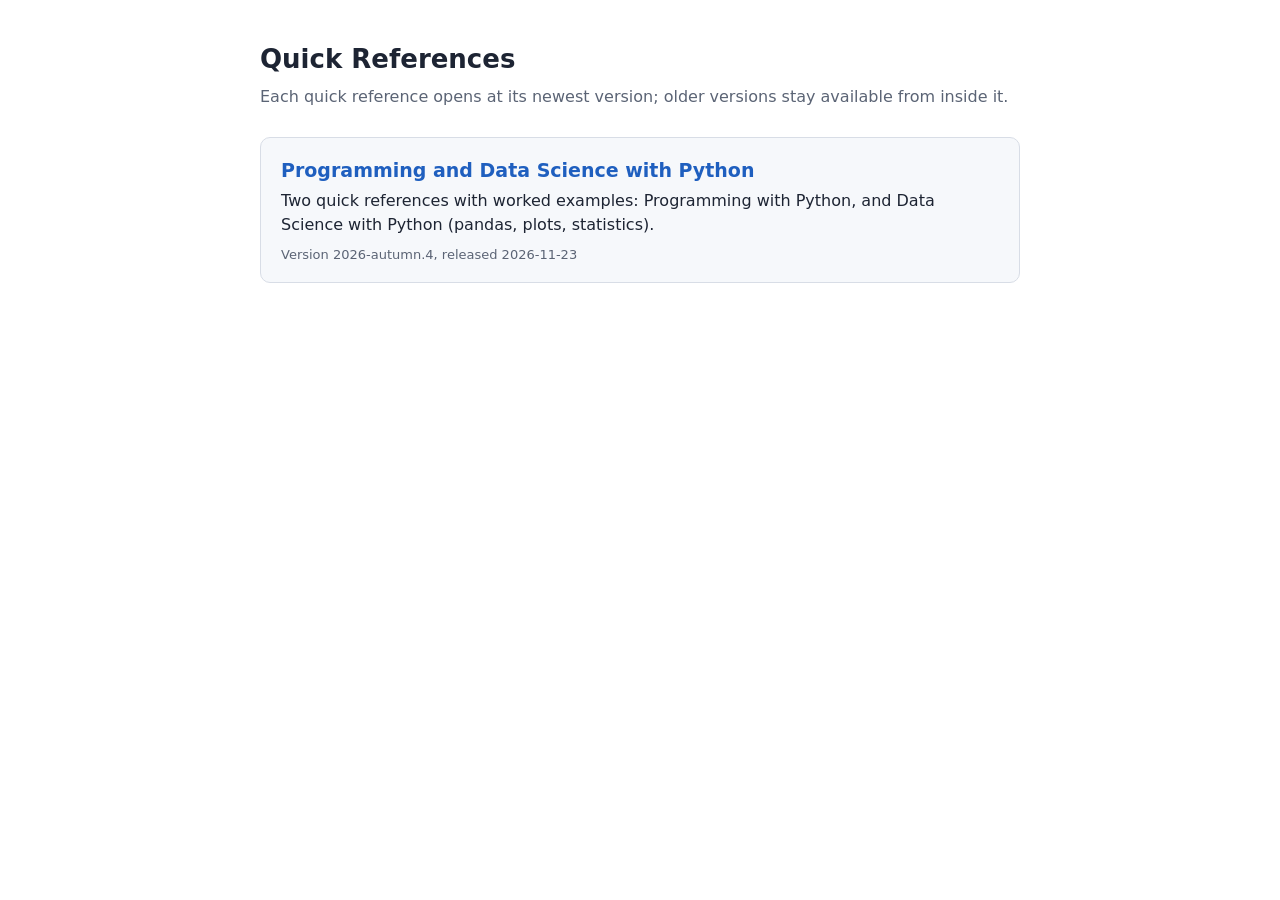
<file: index.html>
<!doctype html>
<html lang="en">
<head>
<meta charset="utf-8">
<meta name="viewport" content="width=device-width, initial-scale=1">
<title>Quick References</title>
<style>
:root { --bg: #fff; --ink: #1d2433; --muted: #5b6475; --line: #d8dde6; --card: #f6f8fb; --link: #1f5fbf; }
@media (prefers-color-scheme: dark) { :root { --bg: #12161d; --ink: #e6e9ef; --muted: #a0a8b8; --line: #2c3442; --card: #1a202a; --link: #8ab4f8; } }
body { margin: 0; background: var(--bg); color: var(--ink); font: 16px/1.5 system-ui, -apple-system, "Segoe UI", sans-serif; }
main { max-width: 760px; margin: 0 auto; padding: 40px 16px; }
h1 { font-size: 26px; margin: 0 0 6px; }
.lead { color: var(--muted); margin: 0 0 28px; }
.card { display: block; padding: 18px 20px; margin-bottom: 14px; background: var(--card); border: 1px solid var(--line); border-radius: 10px; color: inherit; text-decoration: none; }
.card:hover { border-color: var(--link); }
.card h2 { margin: 0 0 4px; font-size: 19px; color: var(--link); }
.card p { margin: 0; }
.card .meta { margin-top: 8px; color: var(--muted); font-size: 13px; }
</style>
</head>
<body>
<main>
<h1>Quick References</h1>
<p class="lead">Each quick reference opens at its newest version; older versions stay available from inside it.</p>
<a class="card" href="python-data-science/latest/index.html"><h2>Programming and Data Science with Python</h2><p>Two quick references with worked examples: Programming with Python, and Data Science with Python (pandas, plots, statistics).</p><p class="meta">Version 2026-autumn.4, released 2026-11-23</p></a>
</main>
</body>
</html>
</file>
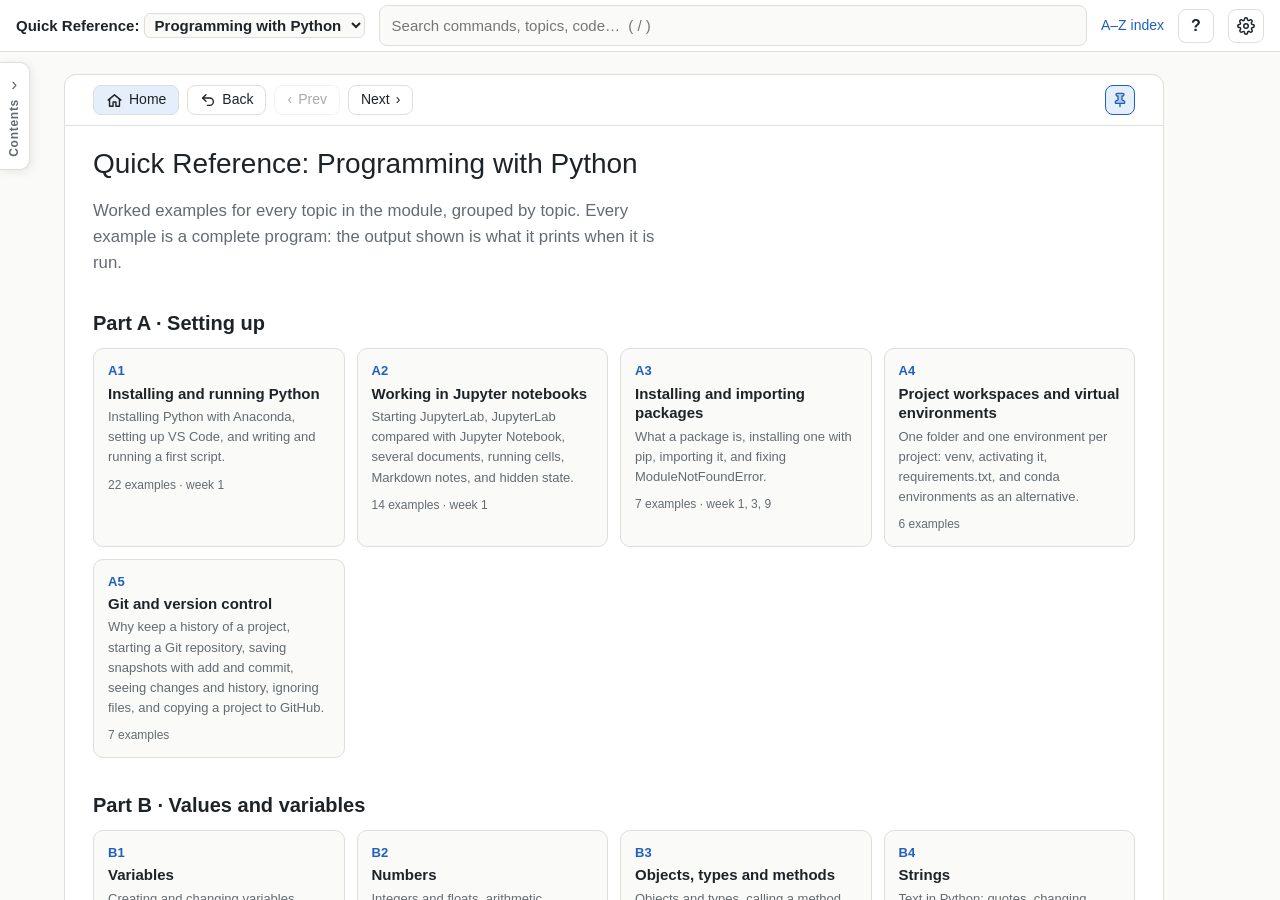
<file: python-data-science/index.html>
<!doctype html><html lang="en"><head><meta charset="utf-8"><title>Quick Reference</title><meta http-equiv="refresh" content="0; url=latest/index.html"></head><body><script>location.replace("latest/index.html" + location.hash)</script><p><a href="latest/index.html">Open the quick reference</a></p></body></html>
</file>
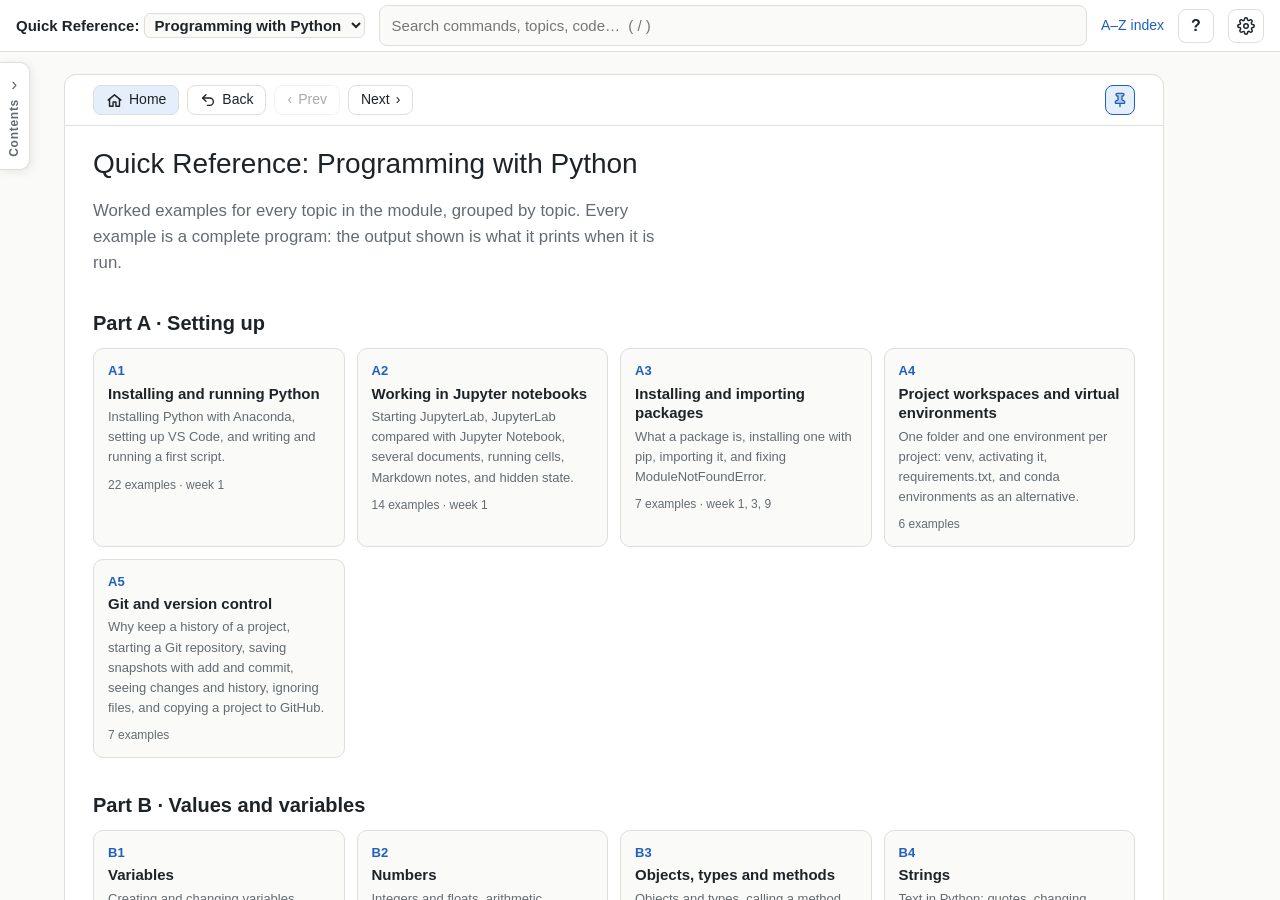
<file: python-data-science/2026-autumn.4/index.html>
<!doctype html>
<html lang="en">
<head>
<meta charset="utf-8">
<meta name="viewport" content="width=device-width, initial-scale=1">
<title>Quick Reference: Programming and Data Science with Python</title>
<style>html, body { height: 100%; margin: 0; } iframe { border: 0; width: 100%; height: 100%; display: block; } iframe[hidden] { display: none; }</style>
</head>
<body>
<script>
// One page, two quick references. Each book runs in its own frame and tells this page where it is, so the address
// shows the book and the example (#ds/B3.15). Both frames stay loaded (the second one quietly, after the first),
// so switching book only shows the other frame: it is instant, and each book keeps its place.
const BOOKS = { py: "py/index.html", ds: "ds/index.html" };
const TITLES = { py: "Programming with Python", ds: "Data Science with Python" };
const frames = {};
let current = "";
function frame(book, rest) {           // the book's frame, made (and loaded at rest) the first time it is needed
  if (!frames[book]) {
    const f = document.createElement("iframe");
    f.title = "Quick reference: " + TITLES[book];
    f.hidden = book !== current;
    f.src = BOOKS[book] + "#/" + (rest || "");
    document.body.appendChild(f);
    frames[book] = f;
    return [f, true];
  }
  return [frames[book], false];
}
function fromAddress() {
  const [b, ...rest] = location.hash.replace(/^#\/?/, "").split("/");
  if (BOOKS[b]) return [b, rest.join("/")];
  let s = "py"; try { s = localStorage.getItem("qr-book") || "py"; } catch (e) {}
  return [BOOKS[s] ? s : "py", ""];
}
function setTitle(book) {
  try { localStorage.setItem("qr-book", book); } catch (e) {}
  document.title = "Quick Reference: " + TITLES[book];
}
// show a book at rest, a place in it ("" is its home page); keep = true leaves it where it is (the book switch)
function show(book, rest, keep) {
  current = book;
  setTitle(book);
  const [f, made] = frame(book, rest);
  if (!made && !keep) f.contentWindow.postMessage({ qr: "go", hash: "#/" + rest }, "*");
  for (const k in frames) frames[k].hidden = k !== book;
  if (!made) f.contentWindow.postMessage({ qr: "where" }, "*");   // the address follows the book now shown
}
function preloadOther() {
  for (const k in BOOKS) if (k !== current) frame(k, "");
}
window.addEventListener("message", (e) => {
  const m = e.data;
  if (!m || !m.qr) return;
  const book = Object.keys(frames).find((k) => frames[k].contentWindow === e.source);
  if (!book) return;
  if (m.qr === "switch" && BOOKS[m.book]) show(m.book, "", true);
  else if (m.qr === "open" && BOOKS[m.book]) show(m.book, m.id.includes(".") ? m.id : "sheet/" + m.id);
  else if (m.qr === "version" && /^[\w.-]+$/.test(m.v)) location.href = "../" + m.v + "/index.html" + location.hash;   // released copies sit side by side (published/<collection>/<name>/)
  else if (m.qr === "route" && book === current) {       // only the book on show sets the address
    history.replaceState(null, "", "#" + book + "/" + m.hash.replace(/^#\/?/, ""));
    if (!frames[book].dataset.ready) { frames[book].dataset.ready = "1"; setTimeout(preloadOther, 800); }
  }
});
window.addEventListener("hashchange", () => { const [b, r] = fromAddress(); show(b, r); });
{ const [b, r] = fromAddress(); show(b, r); }
</script>
</body>
</html>
</file>
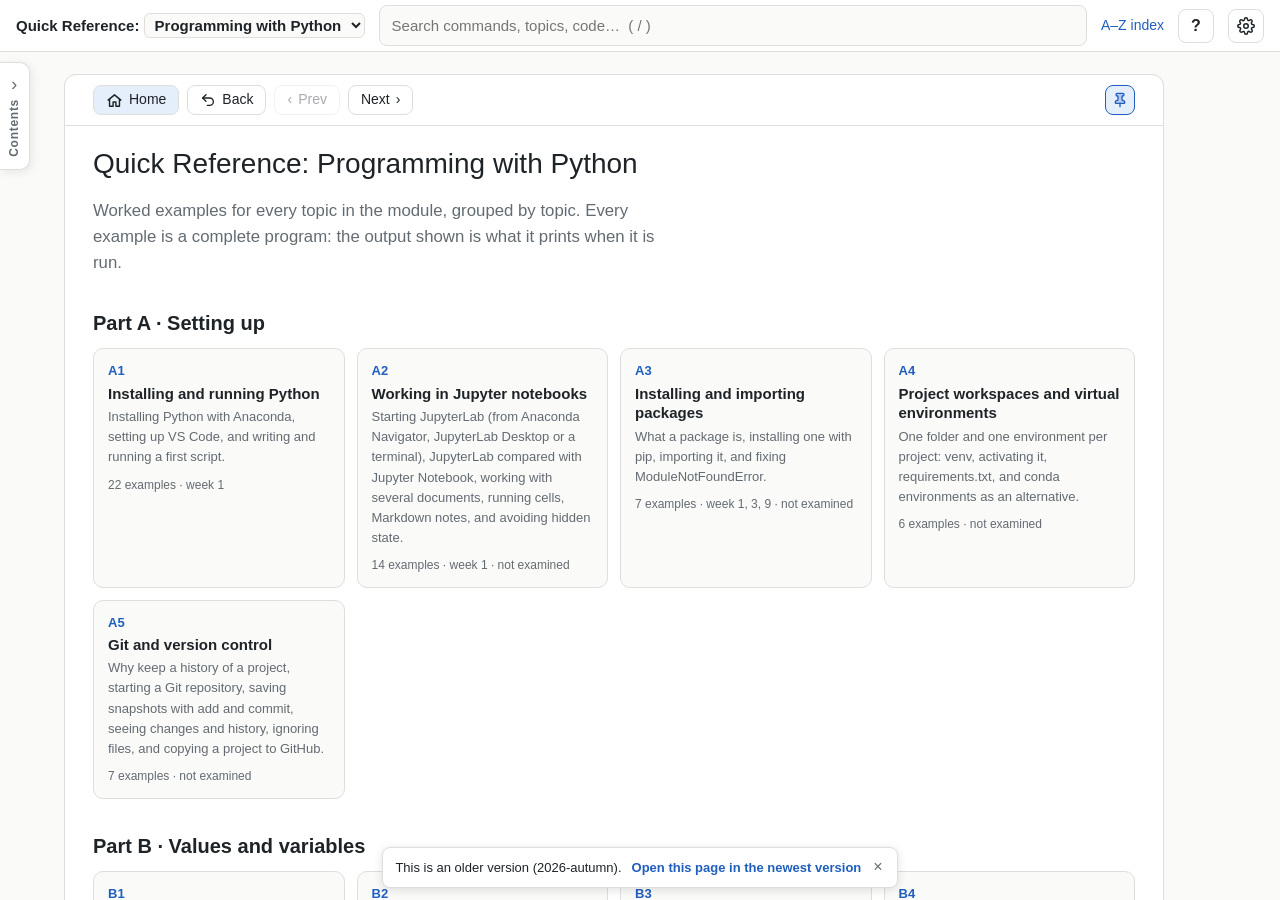
<file: python-data-science/2026-autumn/index.html>
<!doctype html>
<html lang="en">
<head>
<meta charset="utf-8">
<meta name="viewport" content="width=device-width, initial-scale=1">
<title>Quick Reference: Programming and Data Science with Python</title>
<style>html, body { height: 100%; margin: 0; } iframe { border: 0; width: 100%; height: 100%; display: block; }</style>
</head>
<body>
<iframe id="f" title="Quick reference"></iframe>
<script>
// One page, two quick references. Each book runs in the frame and tells this page where it is, so the address
// shows the book and the example (#ds/B3.15) and a link to the other book switches the frame.
const BOOKS = { py: "py/index.html", ds: "ds/index.html" };
const TITLES = { py: "Programming with Python", ds: "Data Science with Python" };
const f = document.getElementById("f");
let current = "";
function fromAddress() {
  const [b, ...rest] = location.hash.replace(/^#\/?/, "").split("/");
  if (BOOKS[b]) return [b, rest.join("/")];
  let s = "py"; try { s = localStorage.getItem("qr-book") || "py"; } catch (e) {}
  return [BOOKS[s] ? s : "py", ""];
}
function show(book, rest) {
  current = book;
  try { localStorage.setItem("qr-book", book); } catch (e) {}
  document.title = "Quick Reference: " + TITLES[book];
  f.src = BOOKS[book] + "#/" + rest;
}
window.addEventListener("message", (e) => {
  if (e.source !== f.contentWindow || !e.data || !e.data.qr) return;
  const m = e.data;
  if (m.qr === "switch" && BOOKS[m.book]) show(m.book, "");
  else if (m.qr === "open" && BOOKS[m.book]) show(m.book, m.id.includes(".") ? m.id : "sheet/" + m.id);
  else if (m.qr === "version" && /^[\w.-]+$/.test(m.v)) location.href = "../" + m.v + "/index.html" + location.hash;   // released copies sit side by side (published/<name>/)
  else if (m.qr === "route" && BOOKS[m.book]) {
    current = m.book;
    try { localStorage.setItem("qr-book", m.book); } catch (err) {}
    document.title = "Quick Reference: " + TITLES[m.book];
    history.replaceState(null, "", "#" + m.book + "/" + m.hash.replace(/^#\/?/, ""));
  }
});
window.addEventListener("hashchange", () => { const [b, r] = fromAddress(); show(b, r); });
{ const [b, r] = fromAddress(); show(b, r); }
</script>
</body>
</html>
</file>
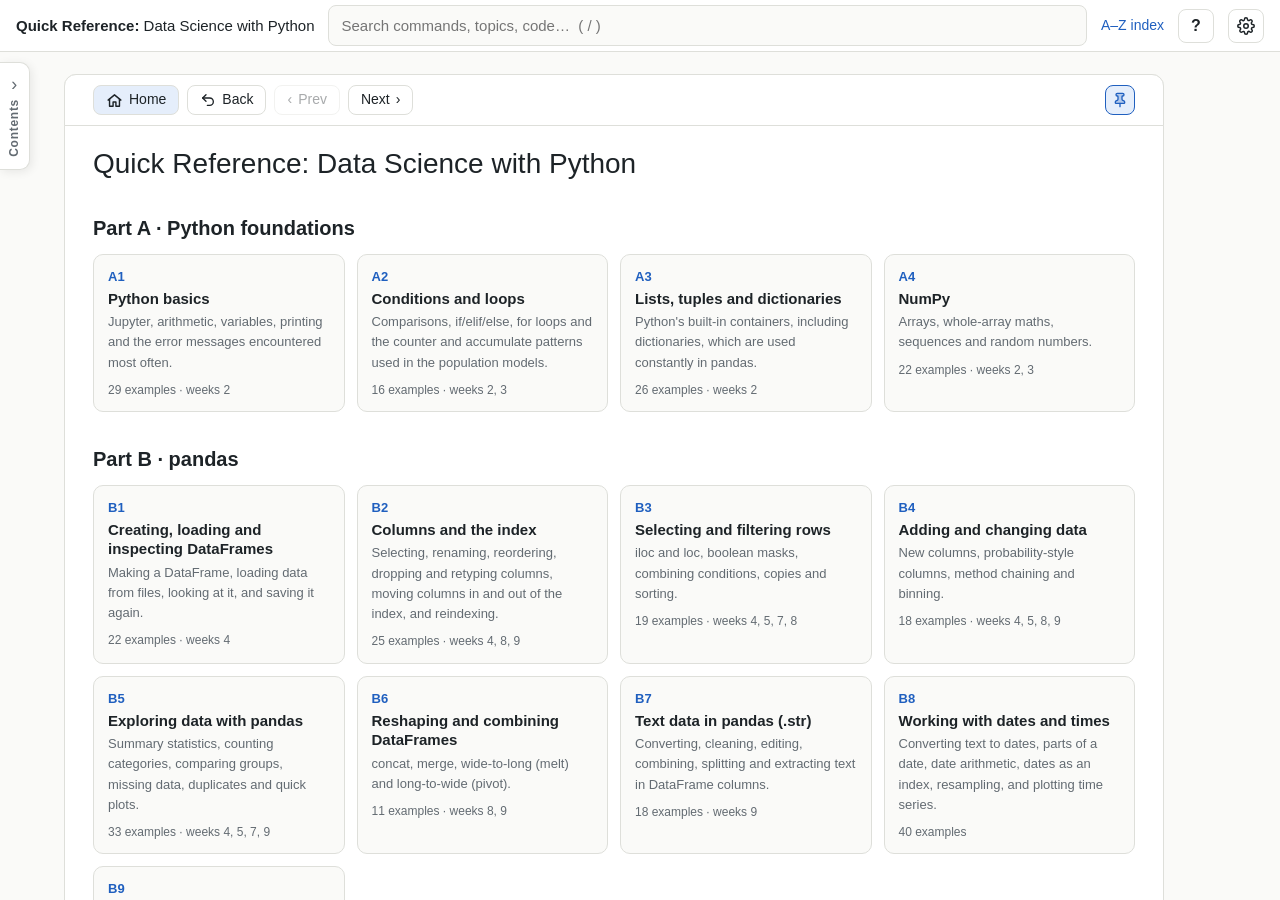
<file: python-data-science/2026-autumn.4/ds/index.html>
<!doctype html>
<html lang="en" class="no-exam-labels" data-theme="light">
<head>
<meta charset="utf-8">
<meta name="viewport" content="width=device-width, initial-scale=1">
<title>Quick Reference: Data Science with Python</title>
<script>
  try {
    var t = localStorage.getItem("tb-theme") || (matchMedia("(prefers-color-scheme: dark)").matches ? "dark" : "light");
    document.documentElement.setAttribute("data-theme", t);
  } catch (e) {}
</script>
<link rel="stylesheet" href="assets/vendor/codemirror.min.css">
<link rel="stylesheet" href="assets/style.css?v=1795418927">
<link rel="stylesheet" href="assets/custom.css?v=1795418927">
</head>
<body>
<header class="topbar">
  <a class="brand" href="#/"><b>Quick Reference:</b> Data Science with Python</a>
  <div class="search">
    <input id="search" type="search" placeholder="Search commands, topics, code…  ( / )" autocomplete="off" aria-label="Search" aria-autocomplete="list" aria-controls="suggest">
    <div id="suggest" role="listbox" hidden></div>
  </div>
  <a class="navlink" href="#/index">A–Z index</a>
  <button id="help-btn" class="icon-btn" aria-label="How to use" title="How to use" aria-expanded="false">?</button>
  <button id="settings-btn" class="icon-btn" aria-label="Settings" title="Settings: code conventions, display" aria-expanded="false">
    <svg viewBox="0 0 24 24" width="18" height="18" fill="none" stroke="currentColor" stroke-width="2" stroke-linecap="round" stroke-linejoin="round"><circle cx="12" cy="12" r="3"/><path d="M19.4 15a1.65 1.65 0 0 0 .33 1.82l.06.06a2 2 0 1 1-2.83 2.83l-.06-.06a1.65 1.65 0 0 0-1.82-.33 1.65 1.65 0 0 0-1 1.51V21a2 2 0 1 1-4 0v-.09a1.65 1.65 0 0 0-1-1.51 1.65 1.65 0 0 0-1.82.33l-.06.06a2 2 0 1 1-2.83-2.83l.06-.06a1.65 1.65 0 0 0 .33-1.82 1.65 1.65 0 0 0-1.51-1H3a2 2 0 1 1 0-4h.09a1.65 1.65 0 0 0 1.51-1 1.65 1.65 0 0 0-.33-1.82l-.06-.06a2 2 0 1 1 2.83-2.83l.06.06a1.65 1.65 0 0 0 1.82.33h0a1.65 1.65 0 0 0 1-1.51V3a2 2 0 1 1 4 0v.09a1.65 1.65 0 0 0 1 1.51h0a1.65 1.65 0 0 0 1.82-.33l.06-.06a2 2 0 1 1 2.83 2.83l-.06.06a1.65 1.65 0 0 0-.33 1.82v0a1.65 1.65 0 0 0 1.51 1H21a2 2 0 1 1 0 4h-.09a1.65 1.65 0 0 0-1.51 1z"/></svg>
  </button>
</header>
<button id="nav-handle" class="nav-handle" type="button" aria-label="Show or hide the contents" title="Contents"><span class="chev">›</span><span class="lab">Contents</span></button>
<div id="help" role="dialog" aria-label="How to use">
  <div class="set-title">How to use this quick reference</div>
  <ul class="how">
    <li><b>Browse.</b> Use <b>Prev</b> and <b>Next</b> at the top of every page to move through the book in order, or open the <b>Contents</b> tab on the left edge (Part → sheet → section → example).</li>
    <li><b>Search.</b> Type a command, topic or code in the search box (press <kbd>/</kbd>). Suggestions appear as you type; use <kbd>↑</kbd> <kbd>↓</kbd> and <kbd>Enter</kbd>. The <b>A–Z index</b> lists every command.</li>
    <li><b>Short codes.</b> Every example has a code such as <b>B3.07</b>. Click the code to copy a link to it, or type the code in the search box to jump to it. Quote the code when reporting a problem.</li>
    <li><b>Example type.</b> The label beside the title shows whether the example teaches a <i>command</i>, an <i>application</i>, a <i>concept</i>, a <i>pattern</i> or a <i>pitfall</i>.</li>
    <li><b>Code.</b> Each example is complete. The <b>Setup</b> above the code holds imports and data; <b>Copy</b> copies the code shown.</li>
    <li><b>Conventions.</b> Switch between <code>plt.</code> and <code>ax.</code> plots, and between chained and step-by-step code, in the ⚙ settings or above the code. The choice is remembered.</li>
    <li><b>Keyboard.</b> <kbd>←</kbd> <kbd>→</kbd> previous and next; <kbd>/</kbd> search; <kbd>Esc</kbd> closes panels.</li>
    <li class="help-nonexam"><b>Not examined.</b> Examples marked <i>Not examined</i> go beyond the unit; ⚙ settings can hide them.</li>
  </ul>
</div>
<div id="settings" role="dialog" aria-label="Settings">
  <div class="set-title">Code conventions <span>(remembered on this device)</span></div>
  <div class="set-row"><label>Plot style</label>
    <div class="seg ctl" data-dim="plot"><button data-v="plt">plt.</button><button data-v="ax">ax.</button></div></div>
  <div class="set-row"><label>Chained commands</label>
    <div class="seg ctl" data-dim="chain"><button data-v="chain">chained</button><button data-v="steps">step by step</button></div></div>
  <div class="set-title">Page content <span>(simple view hides the extras)</span></div>
  <div class="set-row"><label>View preset</label>
    <div class="seg" id="preset-seg"><button type="button" data-preset="simple">Simple</button><button type="button" data-preset="full">Full</button></div></div>
  <div class="set-row"><label for="show-tags">Tags</label><input type="checkbox" id="show-tags" data-content="tags"></div>
  <div class="set-row"><label for="show-kind">Example type label</label><input type="checkbox" id="show-kind" data-content="kind"></div>
  <div class="set-row"><label for="show-uses">Useful when / Alternatives</label><input type="checkbox" id="show-uses" data-content="uses"></div>
  <div class="set-row"><label for="show-links">See also and related links</label><input type="checkbox" id="show-links" data-content="links"></div>
  <div class="set-row"><label for="show-context">Context before each example</label><input type="checkbox" id="show-context" data-content="context"></div>
  <div class="set-title">Other modules</div>
  <div class="set-row"><label for="xlinks">Links to Programming with Python</label><input type="checkbox" id="xlinks"></div>
  <div class="set-row" id="xlinks-root-row" hidden><label for="xroot-py">Address of the Programming with Python quick reference</label><input type="text" id="xroot-py" class="set-text" spellcheck="false" placeholder="../../python-programming/site/index.html"></div>
  <div class="set-title">Display</div>
  <div class="set-row"><label>Theme</label><button id="theme-btn" class="pill" type="button">Light / dark</button></div>
  <div class="set-row"><label for="hide-nonexam">Hide non-examinable examples</label><input type="checkbox" id="hide-nonexam"></div>
</div>
<div class="layout">
  <nav id="sidebar" aria-label="Contents">
    <div class="side-tools">
      <details id="tag-panel">
        <summary>Filter by tag <span id="tag-count"></span></summary>
        <div id="tag-chips"></div>
      </details>
      <div id="filter-state"></div>
      <label class="toggle small"><input type="checkbox" id="show-cmd" checked> Show commands</label>
    </div>
    <div id="tree"></div>
  </nav>
  <div id="scrim"></div>
  <main id="main" tabindex="-1"></main>
</div>
<script src="assets/vendor/codemirror.min.js"></script>
<script src="assets/vendor/python.min.js"></script>
<script src="data/examples.js?v=1795418927"></script>
<script src="assets/app.js?v=1795418927"></script>
</body>
</html>
</file>
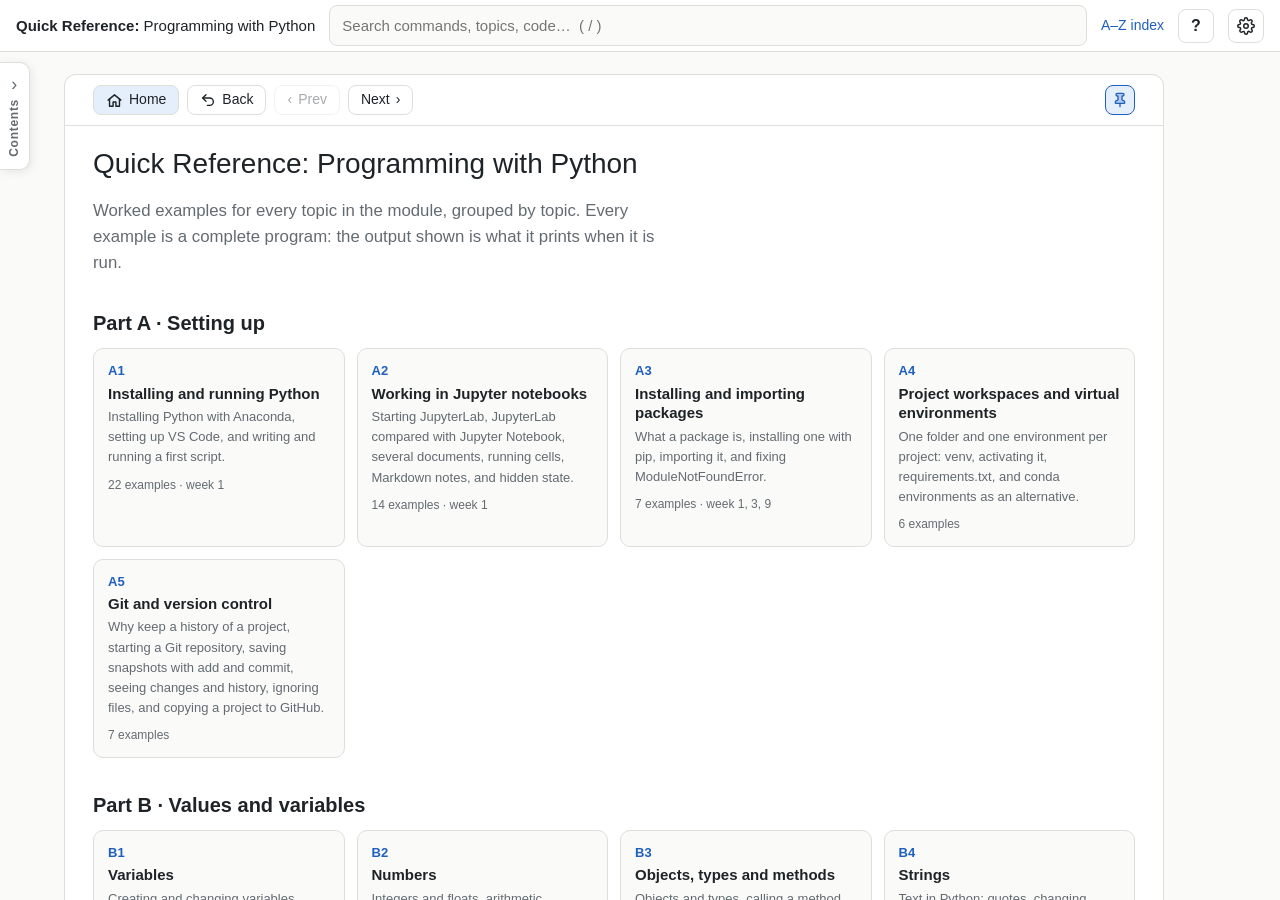
<file: python-data-science/2026-autumn.4/py/index.html>
<!doctype html>
<html lang="en" class="no-exam-labels" data-theme="light">
<head>
<meta charset="utf-8">
<meta name="viewport" content="width=device-width, initial-scale=1">
<title>Quick Reference: Programming with Python</title>
<script>
  try {
    var t = localStorage.getItem("tb-theme") || (matchMedia("(prefers-color-scheme: dark)").matches ? "dark" : "light");
    document.documentElement.setAttribute("data-theme", t);
  } catch (e) {}
</script>
<link rel="stylesheet" href="assets/vendor/codemirror.min.css">
<link rel="stylesheet" href="assets/style.css?v=1795418739">
<link rel="stylesheet" href="assets/custom.css?v=1795418739">
</head>
<body>
<header class="topbar">
  <a class="brand" href="#/"><b>Quick Reference:</b> Programming with Python</a>
  <div class="search">
    <input id="search" type="search" placeholder="Search commands, topics, code…  ( / )" autocomplete="off" aria-label="Search" aria-autocomplete="list" aria-controls="suggest">
    <div id="suggest" role="listbox" hidden></div>
  </div>
  <a class="navlink" href="#/index">A–Z index</a>
  <button id="help-btn" class="icon-btn" aria-label="How to use" title="How to use" aria-expanded="false">?</button>
  <button id="settings-btn" class="icon-btn" aria-label="Settings" title="Settings: code conventions, display" aria-expanded="false">
    <svg viewBox="0 0 24 24" width="18" height="18" fill="none" stroke="currentColor" stroke-width="2" stroke-linecap="round" stroke-linejoin="round"><circle cx="12" cy="12" r="3"/><path d="M19.4 15a1.65 1.65 0 0 0 .33 1.82l.06.06a2 2 0 1 1-2.83 2.83l-.06-.06a1.65 1.65 0 0 0-1.82-.33 1.65 1.65 0 0 0-1 1.51V21a2 2 0 1 1-4 0v-.09a1.65 1.65 0 0 0-1-1.51 1.65 1.65 0 0 0-1.82.33l-.06.06a2 2 0 1 1-2.83-2.83l.06-.06a1.65 1.65 0 0 0 .33-1.82 1.65 1.65 0 0 0-1.51-1H3a2 2 0 1 1 0-4h.09a1.65 1.65 0 0 0 1.51-1 1.65 1.65 0 0 0-.33-1.82l-.06-.06a2 2 0 1 1 2.83-2.83l.06.06a1.65 1.65 0 0 0 1.82.33h0a1.65 1.65 0 0 0 1-1.51V3a2 2 0 1 1 4 0v.09a1.65 1.65 0 0 0 1 1.51h0a1.65 1.65 0 0 0 1.82-.33l.06-.06a2 2 0 1 1 2.83 2.83l-.06.06a1.65 1.65 0 0 0-.33 1.82v0a1.65 1.65 0 0 0 1.51 1H21a2 2 0 1 1 0 4h-.09a1.65 1.65 0 0 0-1.51 1z"/></svg>
  </button>
</header>
<button id="nav-handle" class="nav-handle" type="button" aria-label="Show or hide the contents" title="Contents"><span class="chev">›</span><span class="lab">Contents</span></button>
<div id="help" role="dialog" aria-label="How to use">
  <div class="set-title">How to use this quick reference</div>
  <ul class="how">
    <li><b>Browse.</b> Use <b>Prev</b> and <b>Next</b> at the top of every page to move through the book in order, or open the <b>Contents</b> tab on the left edge (Part → sheet → section → example).</li>
    <li><b>Search.</b> Type a command, topic or code in the search box (press <kbd>/</kbd>). Suggestions appear as you type; use <kbd>↑</kbd> <kbd>↓</kbd> and <kbd>Enter</kbd>. The <b>A–Z index</b> lists every command.</li>
    <li><b>Short codes.</b> Every example has a code such as <b>B3.07</b>. Click the code to copy a link to it, or type the code in the search box to jump to it. Quote the code when reporting a problem.</li>
    <li><b>Example type.</b> The label beside the title shows whether the example teaches a <i>command</i>, an <i>application</i>, a <i>concept</i>, a <i>pattern</i> or a <i>pitfall</i>.</li>
    <li><b>Code.</b> Each example is a complete program. <b>Code</b> is a script, run as <code>python example.py</code>; a tab such as <b>🐍 shop.py</b> is a second file saved in the same folder; a dark <b>Terminal</b> box shows commands typed in a terminal. <b>Copy</b> copies the code shown.</li>
    <li><b>Keyboard input.</b> When a program asks for input, the values typed are shown under the code, and they also appear in the output, as they would on screen.</li>
    <li><b>Keyboard.</b> <kbd>←</kbd> <kbd>→</kbd> previous and next; <kbd>/</kbd> search; <kbd>Esc</kbd> closes panels.</li>
    <li class="help-nonexam"><b>Not examined.</b> Examples marked <i>Not examined</i> go beyond the unit; ⚙ settings can hide them.</li>
  </ul>
</div>
<div id="settings" role="dialog" aria-label="Settings">
  <div class="set-title">Page content <span>(simple view hides the extras)</span></div>
  <div class="set-row"><label>View preset</label>
    <div class="seg" id="preset-seg"><button type="button" data-preset="simple">Simple</button><button type="button" data-preset="full">Full</button></div></div>
  <div class="set-row"><label for="show-tags">Tags</label><input type="checkbox" id="show-tags" data-content="tags"></div>
  <div class="set-row"><label for="show-kind">Example type label</label><input type="checkbox" id="show-kind" data-content="kind"></div>
  <div class="set-row"><label for="show-uses">Useful when / Alternatives</label><input type="checkbox" id="show-uses" data-content="uses"></div>
  <div class="set-row"><label for="show-links">See also and related links</label><input type="checkbox" id="show-links" data-content="links"></div>
  <div class="set-row"><label for="show-context">Context before each example</label><input type="checkbox" id="show-context" data-content="context"></div>
  <div class="set-title">Other modules</div>
  <div class="set-row"><label for="xlinks">Links to Intro to Data Science</label><input type="checkbox" id="xlinks"></div>
  <div class="set-row" id="xlinks-root-row" hidden><label for="xroot-ds">Address of the Data Science quick reference</label><input type="text" id="xroot-ds" class="set-text" spellcheck="false" placeholder="../../../textbook/site/index.html"></div>
  <div class="set-title">Display</div>
  <div class="set-row"><label>Theme</label><button id="theme-btn" class="pill" type="button">Light / dark</button></div>
  <div class="set-row"><label for="hide-nonexam">Hide non-examinable examples</label><input type="checkbox" id="hide-nonexam"></div>
</div>
<div class="layout">
  <nav id="sidebar" aria-label="Contents">
    <div class="side-tools">
      <details id="tag-panel">
        <summary>Filter by tag <span id="tag-count"></span></summary>
        <div id="tag-chips"></div>
      </details>
      <div id="filter-state"></div>
      <label class="toggle small"><input type="checkbox" id="show-cmd" checked> Show commands</label>
    </div>
    <div id="tree"></div>
  </nav>
  <div id="scrim"></div>
  <main id="main" tabindex="-1"></main>
</div>
<script src="assets/vendor/codemirror.min.js"></script>
<script src="assets/vendor/python.min.js"></script>
<script src="data/examples.js?v=1795418739"></script>
<script src="assets/app.js?v=1795418739"></script>
</body>
</html>
</file>
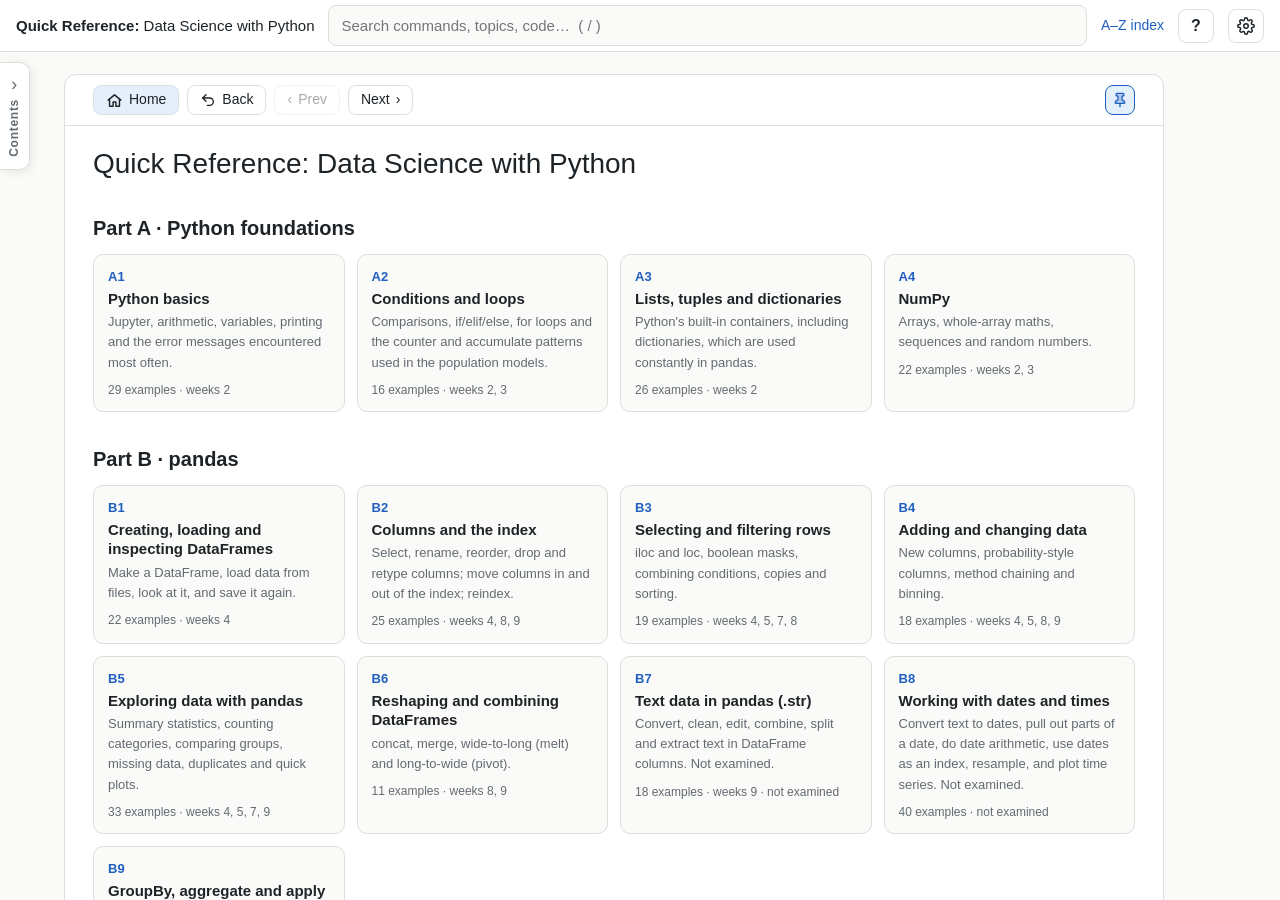
<file: python-data-science/2026-autumn/ds/index.html>
<!doctype html>
<html lang="en" data-theme="light">
<head>
<meta charset="utf-8">
<meta name="viewport" content="width=device-width, initial-scale=1">
<title>Quick Reference: Data Science with Python</title>
<script>
  try {
    var t = localStorage.getItem("tb-theme") || (matchMedia("(prefers-color-scheme: dark)").matches ? "dark" : "light");
    document.documentElement.setAttribute("data-theme", t);
  } catch (e) {}
</script>
<link rel="stylesheet" href="assets/vendor/codemirror.min.css">
<link rel="stylesheet" href="assets/style.css?v=1795350540">
<link rel="stylesheet" href="assets/custom.css?v=1795350540">
</head>
<body>
<header class="topbar">
  <a class="brand" href="#/"><b>Quick Reference:</b> Data Science with Python</a>
  <div class="search">
    <input id="search" type="search" placeholder="Search commands, topics, code…  ( / )" autocomplete="off" aria-label="Search" aria-autocomplete="list" aria-controls="suggest">
    <div id="suggest" role="listbox" hidden></div>
  </div>
  <a class="navlink" href="#/index">A–Z index</a>
  <button id="help-btn" class="icon-btn" aria-label="How to use" title="How to use" aria-expanded="false">?</button>
  <button id="settings-btn" class="icon-btn" aria-label="Settings" title="Settings: code conventions, display" aria-expanded="false">
    <svg viewBox="0 0 24 24" width="18" height="18" fill="none" stroke="currentColor" stroke-width="2" stroke-linecap="round" stroke-linejoin="round"><circle cx="12" cy="12" r="3"/><path d="M19.4 15a1.65 1.65 0 0 0 .33 1.82l.06.06a2 2 0 1 1-2.83 2.83l-.06-.06a1.65 1.65 0 0 0-1.82-.33 1.65 1.65 0 0 0-1 1.51V21a2 2 0 1 1-4 0v-.09a1.65 1.65 0 0 0-1-1.51 1.65 1.65 0 0 0-1.82.33l-.06.06a2 2 0 1 1-2.83-2.83l.06-.06a1.65 1.65 0 0 0 .33-1.82 1.65 1.65 0 0 0-1.51-1H3a2 2 0 1 1 0-4h.09a1.65 1.65 0 0 0 1.51-1 1.65 1.65 0 0 0-.33-1.82l-.06-.06a2 2 0 1 1 2.83-2.83l.06.06a1.65 1.65 0 0 0 1.82.33h0a1.65 1.65 0 0 0 1-1.51V3a2 2 0 1 1 4 0v.09a1.65 1.65 0 0 0 1 1.51h0a1.65 1.65 0 0 0 1.82-.33l.06-.06a2 2 0 1 1 2.83 2.83l-.06.06a1.65 1.65 0 0 0-.33 1.82v0a1.65 1.65 0 0 0 1.51 1H21a2 2 0 1 1 0 4h-.09a1.65 1.65 0 0 0-1.51 1z"/></svg>
  </button>
</header>
<button id="nav-handle" class="nav-handle" type="button" aria-label="Show or hide the contents" title="Contents"><span class="chev">›</span><span class="lab">Contents</span></button>
<div id="help" role="dialog" aria-label="How to use">
  <div class="set-title">How to use this quick reference</div>
  <ul class="how">
    <li><b>Browse.</b> Use <b>Prev</b> and <b>Next</b> at the top of every page to move through the book in order, or open the <b>Contents</b> tab on the left edge (Part → sheet → section → example).</li>
    <li><b>Search.</b> Type a command, topic or code in the search box (press <kbd>/</kbd>). Suggestions appear as you type; use <kbd>↑</kbd> <kbd>↓</kbd> and <kbd>Enter</kbd>. The <b>A–Z index</b> lists every command.</li>
    <li><b>Short codes.</b> Every example has a code such as <b>B3.07</b>. Click the code to copy a link to it, or type the code in the search box to jump to it. Quote the code when reporting a problem.</li>
    <li><b>Example type.</b> The label beside the title shows whether the example teaches a <i>command</i>, an <i>application</i>, a <i>concept</i>, a <i>pattern</i> or a <i>pitfall</i>.</li>
    <li><b>Code.</b> Each example is complete. The <b>Setup</b> above the code holds imports and data; <b>Copy</b> copies the code shown.</li>
    <li><b>Conventions.</b> Switch between <code>plt.</code> and <code>ax.</code> plots, and between chained and step-by-step code, in the ⚙ settings or above the code. The choice is remembered.</li>
    <li><b>Keyboard.</b> <kbd>←</kbd> <kbd>→</kbd> previous and next; <kbd>/</kbd> search; <kbd>Esc</kbd> closes panels.</li>
    <li><b>Not examined.</b> Examples marked <i>Not examined</i> go beyond the unit; ⚙ settings can hide them.</li>
  </ul>
</div>
<div id="settings" role="dialog" aria-label="Settings">
  <div class="set-title">Code conventions <span>(remembered on this device)</span></div>
  <div class="set-row"><label>Plot style</label>
    <div class="seg ctl" data-dim="plot"><button data-v="plt">plt.</button><button data-v="ax">ax.</button></div></div>
  <div class="set-row"><label>Chained commands</label>
    <div class="seg ctl" data-dim="chain"><button data-v="chain">chained</button><button data-v="steps">step by step</button></div></div>
  <div class="set-title">Page content <span>(simple view hides the extras)</span></div>
  <div class="set-row"><label>View preset</label>
    <div class="seg" id="preset-seg"><button type="button" data-preset="simple">Simple</button><button type="button" data-preset="full">Full</button></div></div>
  <div class="set-row"><label for="show-tags">Tags</label><input type="checkbox" id="show-tags" data-content="tags"></div>
  <div class="set-row"><label for="show-kind">Example type label</label><input type="checkbox" id="show-kind" data-content="kind"></div>
  <div class="set-row"><label for="show-uses">Useful when / Alternatives</label><input type="checkbox" id="show-uses" data-content="uses"></div>
  <div class="set-row"><label for="show-links">See also and related links</label><input type="checkbox" id="show-links" data-content="links"></div>
  <div class="set-row"><label for="show-context">Context before each example</label><input type="checkbox" id="show-context" data-content="context"></div>
  <div class="set-title">Other modules</div>
  <div class="set-row"><label for="xlinks">Links to Programming with Python</label><input type="checkbox" id="xlinks"></div>
  <div class="set-row" id="xlinks-root-row" hidden><label for="xroot-py">Address of the Programming with Python quick reference</label><input type="text" id="xroot-py" class="set-text" spellcheck="false" placeholder="../../python-programming/site/index.html"></div>
  <div class="set-title">Display</div>
  <div class="set-row"><label>Theme</label><button id="theme-btn" class="pill" type="button">Light / dark</button></div>
  <div class="set-row"><label for="hide-nonexam">Hide non-examinable examples</label><input type="checkbox" id="hide-nonexam"></div>
</div>
<div class="layout">
  <nav id="sidebar" aria-label="Contents">
    <div class="side-tools">
      <details id="tag-panel">
        <summary>Filter by tag <span id="tag-count"></span></summary>
        <div id="tag-chips"></div>
      </details>
      <div id="filter-state"></div>
      <label class="toggle small"><input type="checkbox" id="show-cmd" checked> Show commands</label>
    </div>
    <div id="tree"></div>
  </nav>
  <div id="scrim"></div>
  <main id="main" tabindex="-1"></main>
</div>
<script src="assets/vendor/codemirror.min.js"></script>
<script src="assets/vendor/python.min.js"></script>
<script src="data/examples.js?v=1795350540"></script>
<script src="assets/app.js?v=1795350540"></script>
</body>
</html>
</file>
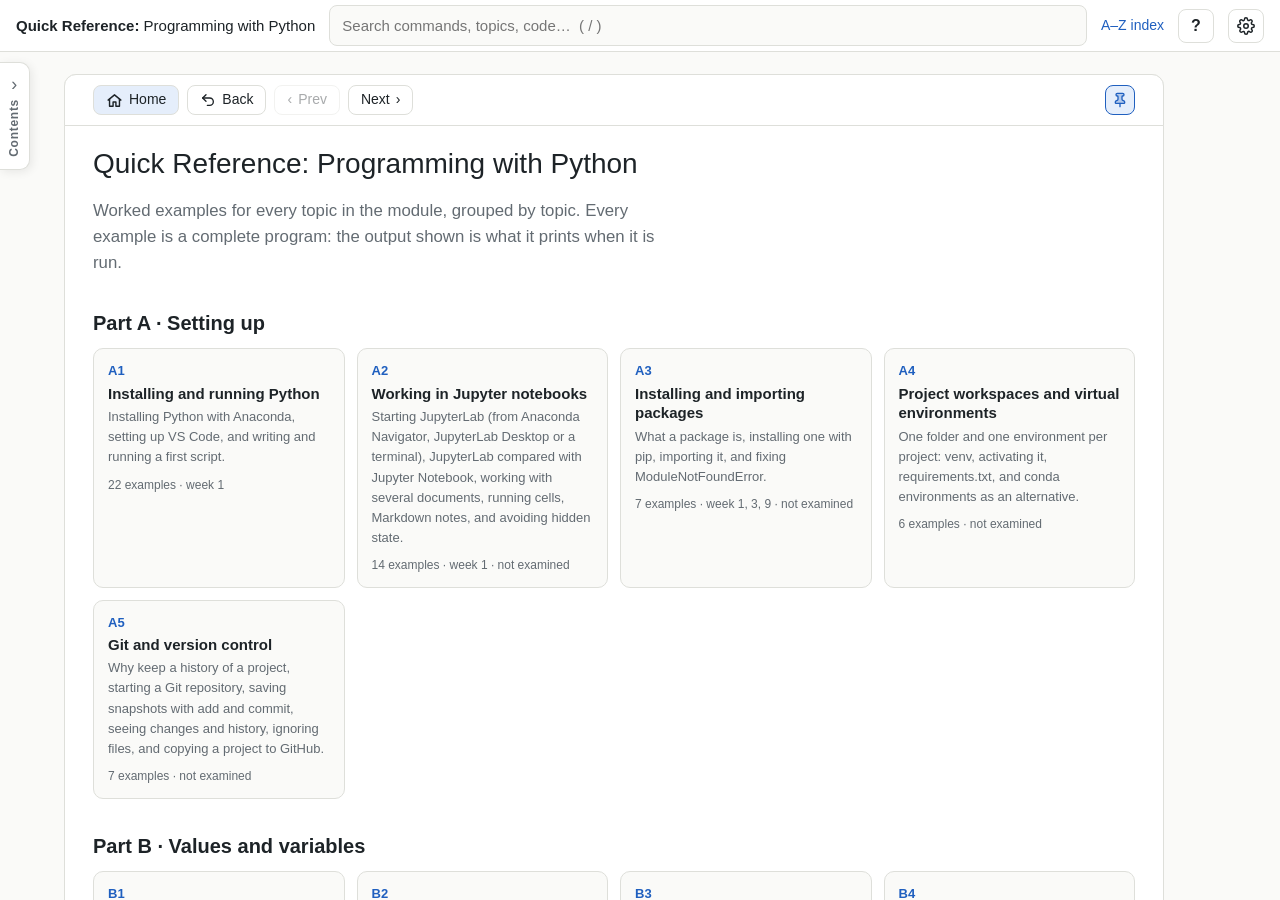
<file: python-data-science/2026-autumn/py/index.html>
<!doctype html>
<html lang="en" data-theme="light">
<head>
<meta charset="utf-8">
<meta name="viewport" content="width=device-width, initial-scale=1">
<title>Quick Reference: Programming with Python</title>
<script>
  try {
    var t = localStorage.getItem("tb-theme") || (matchMedia("(prefers-color-scheme: dark)").matches ? "dark" : "light");
    document.documentElement.setAttribute("data-theme", t);
  } catch (e) {}
</script>
<link rel="stylesheet" href="assets/vendor/codemirror.min.css">
<link rel="stylesheet" href="assets/style.css?v=1795350765">
<link rel="stylesheet" href="assets/custom.css?v=1795350765">
</head>
<body>
<header class="topbar">
  <a class="brand" href="#/"><b>Quick Reference:</b> Programming with Python</a>
  <div class="search">
    <input id="search" type="search" placeholder="Search commands, topics, code…  ( / )" autocomplete="off" aria-label="Search" aria-autocomplete="list" aria-controls="suggest">
    <div id="suggest" role="listbox" hidden></div>
  </div>
  <a class="navlink" href="#/index">A–Z index</a>
  <button id="help-btn" class="icon-btn" aria-label="How to use" title="How to use" aria-expanded="false">?</button>
  <button id="settings-btn" class="icon-btn" aria-label="Settings" title="Settings: code conventions, display" aria-expanded="false">
    <svg viewBox="0 0 24 24" width="18" height="18" fill="none" stroke="currentColor" stroke-width="2" stroke-linecap="round" stroke-linejoin="round"><circle cx="12" cy="12" r="3"/><path d="M19.4 15a1.65 1.65 0 0 0 .33 1.82l.06.06a2 2 0 1 1-2.83 2.83l-.06-.06a1.65 1.65 0 0 0-1.82-.33 1.65 1.65 0 0 0-1 1.51V21a2 2 0 1 1-4 0v-.09a1.65 1.65 0 0 0-1-1.51 1.65 1.65 0 0 0-1.82.33l-.06.06a2 2 0 1 1-2.83-2.83l.06-.06a1.65 1.65 0 0 0 .33-1.82 1.65 1.65 0 0 0-1.51-1H3a2 2 0 1 1 0-4h.09a1.65 1.65 0 0 0 1.51-1 1.65 1.65 0 0 0-.33-1.82l-.06-.06a2 2 0 1 1 2.83-2.83l.06.06a1.65 1.65 0 0 0 1.82.33h0a1.65 1.65 0 0 0 1-1.51V3a2 2 0 1 1 4 0v.09a1.65 1.65 0 0 0 1 1.51h0a1.65 1.65 0 0 0 1.82-.33l.06-.06a2 2 0 1 1 2.83 2.83l-.06.06a1.65 1.65 0 0 0-.33 1.82v0a1.65 1.65 0 0 0 1.51 1H21a2 2 0 1 1 0 4h-.09a1.65 1.65 0 0 0-1.51 1z"/></svg>
  </button>
</header>
<button id="nav-handle" class="nav-handle" type="button" aria-label="Show or hide the contents" title="Contents"><span class="chev">›</span><span class="lab">Contents</span></button>
<div id="help" role="dialog" aria-label="How to use">
  <div class="set-title">How to use this quick reference</div>
  <ul class="how">
    <li><b>Browse.</b> Use <b>Prev</b> and <b>Next</b> at the top of every page to move through the book in order, or open the <b>Contents</b> tab on the left edge (Part → sheet → section → example).</li>
    <li><b>Search.</b> Type a command, topic or code in the search box (press <kbd>/</kbd>). Suggestions appear as you type; use <kbd>↑</kbd> <kbd>↓</kbd> and <kbd>Enter</kbd>. The <b>A–Z index</b> lists every command.</li>
    <li><b>Short codes.</b> Every example has a code such as <b>B3.07</b>. Click the code to copy a link to it, or type the code in the search box to jump to it. Quote the code when reporting a problem.</li>
    <li><b>Example type.</b> The label beside the title shows whether the example teaches a <i>command</i>, an <i>application</i>, a <i>concept</i>, a <i>pattern</i> or a <i>pitfall</i>.</li>
    <li><b>Code.</b> Each example is a complete program. <b>Code</b> is a script, run as <code>python example.py</code>; a tab such as <b>🐍 shop.py</b> is a second file saved in the same folder; a dark <b>Terminal</b> box shows commands typed in a terminal. <b>Copy</b> copies the code shown.</li>
    <li><b>Keyboard input.</b> When a program asks for input, the values typed are shown under the code, and they also appear in the output, as they would on screen.</li>
    <li><b>Keyboard.</b> <kbd>←</kbd> <kbd>→</kbd> previous and next; <kbd>/</kbd> search; <kbd>Esc</kbd> closes panels.</li>
    <li><b>Not examined.</b> Examples marked <i>Not examined</i> go beyond the unit; ⚙ settings can hide them.</li>
  </ul>
</div>
<div id="settings" role="dialog" aria-label="Settings">
  <div class="set-title">Page content <span>(simple view hides the extras)</span></div>
  <div class="set-row"><label>View preset</label>
    <div class="seg" id="preset-seg"><button type="button" data-preset="simple">Simple</button><button type="button" data-preset="full">Full</button></div></div>
  <div class="set-row"><label for="show-tags">Tags</label><input type="checkbox" id="show-tags" data-content="tags"></div>
  <div class="set-row"><label for="show-kind">Example type label</label><input type="checkbox" id="show-kind" data-content="kind"></div>
  <div class="set-row"><label for="show-uses">Useful when / Alternatives</label><input type="checkbox" id="show-uses" data-content="uses"></div>
  <div class="set-row"><label for="show-links">See also and related links</label><input type="checkbox" id="show-links" data-content="links"></div>
  <div class="set-row"><label for="show-context">Context before each example</label><input type="checkbox" id="show-context" data-content="context"></div>
  <div class="set-title">Other modules</div>
  <div class="set-row"><label for="xlinks">Links to Intro to Data Science</label><input type="checkbox" id="xlinks"></div>
  <div class="set-row" id="xlinks-root-row" hidden><label for="xroot-ds">Address of the Data Science quick reference</label><input type="text" id="xroot-ds" class="set-text" spellcheck="false" placeholder="../../../textbook/site/index.html"></div>
  <div class="set-title">Display</div>
  <div class="set-row"><label>Theme</label><button id="theme-btn" class="pill" type="button">Light / dark</button></div>
  <div class="set-row"><label for="hide-nonexam">Hide non-examinable examples</label><input type="checkbox" id="hide-nonexam"></div>
</div>
<div class="layout">
  <nav id="sidebar" aria-label="Contents">
    <div class="side-tools">
      <details id="tag-panel">
        <summary>Filter by tag <span id="tag-count"></span></summary>
        <div id="tag-chips"></div>
      </details>
      <div id="filter-state"></div>
      <label class="toggle small"><input type="checkbox" id="show-cmd" checked> Show commands</label>
    </div>
    <div id="tree"></div>
  </nav>
  <div id="scrim"></div>
  <main id="main" tabindex="-1"></main>
</div>
<script src="assets/vendor/codemirror.min.js"></script>
<script src="assets/vendor/python.min.js"></script>
<script src="data/examples.js?v=1795350765"></script>
<script src="assets/app.js?v=1795350765"></script>
</body>
</html>
</file>
<file: python-data-science/2026-autumn.4/ds/assets/style.css>
:root {
  --bg: #fafaf8; --panel: #ffffff; --side: #f3f3ef; --ink: #1d2327; --muted: #636b72; --line: #dedfda;
  --on-accent: #fff; --code-key: #eaf1fd; --accent: #1f5fbf; --accent-soft: #e5eefb; --code-bg: #f6f7f4; --out-bg: #fcfcfb;
  --ok: #1a7f4b; --ok-soft: #e1f3e8; --warn: #b45309; --warn-soft: #fdf0dc; --bad: #b42318; --bad-soft: #fde9e7;
  --nonexam: #8a5a00; --nonexam-soft: #fff6e0;
  --font: -apple-system, "Segoe UI", Roboto, Helvetica, Arial, sans-serif;
  --mono: ui-monospace, "SF Mono", Menlo, Consolas, monospace;
  --mono-size: 13px; --side-w: 340px;
  --k-command: #1f5fbf; --k-application: #0b7285; --k-concept: #7a3db8; --k-pattern: #b45309; --k-pitfall: #b42318;
  --box-ov: #e6effc; --box-ov-b: #1f5fbf; --box-use: #e3f4ea; --box-use-b: #146b3f; --box-alt: #f0e8fa; --box-alt-b: #7a3db8; --box-hint: #fdf0dc; --box-hint-b: #92400e; --box-ctx: #eef0f2; --box-ctx-b: #565c66; --box-sum: #e9f5ec; --box-sum-b: #22683a; --box-as: #f1f3f7; --box-as-b: #4a5874; --box-link: #e8f1f3; --box-link-b: #1d6470;
  --tok-kw: #a626a4; --tok-str: #0a7a3d; --tok-num: #b35c00; --tok-com: #7a828a; --tok-def: #2457c5; --tok-builtin: #0b7285; --tok-op: #444; --top-h: 52px;
}
:root[data-theme="dark"] {
  --bg: #16181b; --panel: #1d2024; --side: #1a1d20; --ink: #e6e8ea; --muted: #9aa3ab; --line: #2f343a;
  --on-accent: #0f1720; --code-key: #1f2d44; --accent: #7db0ff; --accent-soft: #22324a; --code-bg: #23272c; --out-bg: #1a1d20;
  --ok: #5fd39a; --ok-soft: #173a29; --warn: #f0b04c; --warn-soft: #3b2d12; --bad: #ff8f85; --bad-soft: #43201d;
  --nonexam: #f0c36d; --nonexam-soft: #34290f;
  --k-command: #7db0ff; --k-application: #6cc6d6; --k-concept: #c39bf0; --k-pattern: #f0b04c; --k-pitfall: #ff8f85;
  --box-ov: #1e2c44; --box-ov-b: #7db0ff; --box-use: #173326; --box-use-b: #5fd39a; --box-alt: #2b2140; --box-alt-b: #c39bf0; --box-hint: #3b2d12; --box-hint-b: #f0b04c; --box-ctx: #262a2f; --box-ctx-b: #9aa3ab; --box-sum: #1c3024; --box-sum-b: #6fcf8e; --box-as: #232832; --box-as-b: #9fb0d3; --box-link: #17313a; --box-link-b: #6cc6d6;
  --tok-kw: #d896f0; --tok-str: #8fd694; --tok-num: #f3b36b; --tok-com: #8b949e; --tok-def: #82b1ff; --tok-builtin: #7fd6e6; --tok-op: #c9d1d9;
}
* { box-sizing: border-box; }
html, body { margin: 0; height: 100%; }
body { background: var(--bg); color: var(--ink); font: 15px/1.55 var(--font); }
a { color: var(--accent); text-decoration: none; }
a:hover { text-decoration: underline; }
code, pre { font-family: var(--mono); }
button { font: inherit; color: inherit; cursor: pointer; }

/* top bar */
.topbar { position: fixed; inset: 0 0 auto 0; height: var(--top-h); display: flex; align-items: center; gap: 14px;
  padding: 0 16px; background: var(--panel); border-bottom: 1px solid var(--line); z-index: 20; }
.brand { font-weight: 700; color: var(--ink); white-space: nowrap; }
.brand span { font-weight: 400; color: var(--muted); }
.search { flex: 1; max-width: 560px; }
.search input { width: 100%; padding: 8px 12px; border: 1px solid var(--line); border-radius: 8px; background: var(--bg); color: var(--ink); font: inherit; }
.search input:focus { outline: 2px solid var(--accent); outline-offset: 0; }
.toggle { display: flex; align-items: center; gap: 6px; font-size: 13px; color: var(--muted); white-space: nowrap; cursor: pointer; }
.toggle.small { font-size: 12px; }
.icon-btn { background: none; border: 1px solid var(--line); border-radius: 8px; width: 36px; height: 34px; font-size: 16px; }
.only-narrow { display: none; }

/* layout */
.layout { display: flex; padding-top: var(--top-h); height: 100vh; }
#sidebar { width: var(--side-w); flex: none; background: var(--side); border-right: 1px solid var(--line); display: flex; flex-direction: column; height: calc(100vh - var(--top-h)); }
#main { flex: 1; overflow-y: auto; padding: 28px clamp(16px, 4vw, 56px) 80px; height: calc(100vh - var(--top-h)); outline: none; }
#main > * { max-width: 860px; }
#scrim { display: none; }

/* sidebar */
.side-tools { padding: 10px 12px 8px; border-bottom: 1px solid var(--line); font-size: 13px; }
#tag-panel summary { cursor: pointer; font-weight: 600; }
#tag-chips { max-height: 34vh; overflow-y: auto; margin-top: 8px; }
.chip-row { display: flex; flex-wrap: wrap; gap: 5px; margin-bottom: 8px; }
.chip { border: 1px solid var(--line); background: var(--panel); border-radius: 999px; padding: 1px 9px; font-size: 12px; color: var(--ink); line-height: 1.7; }
.chip i { font-style: normal; color: var(--muted); margin-left: 5px; font-size: 11px; }
.chip:hover { border-color: var(--accent); }
.chip.on { background: var(--accent); border-color: var(--accent); color: var(--on-accent); }
.chip.on i { color: var(--on-accent); opacity: .8; }
.chip.g-lib { background: var(--accent-soft); }
.chip.g-lib.on { background: var(--accent); }
.chip.g-status { background: var(--nonexam-soft); color: var(--nonexam); border-color: transparent; }
.chip.g-status.on { background: var(--nonexam); color: var(--bg); }
#filter-state { padding: 6px 0 2px; display: flex; gap: 10px; align-items: center; justify-content: space-between; }
.linkish { background: none; border: none; color: var(--accent); padding: 0; text-decoration: underline; }
#tree { flex: 1; overflow-y: auto; padding: 8px 0 40px; }
.part-title { font-size: 11px; letter-spacing: .06em; text-transform: uppercase; color: var(--muted); font-weight: 700; padding: 12px 14px 4px; }
#tree summary { list-style: none; cursor: pointer; display: flex; align-items: center; gap: 6px; }
#tree summary::-webkit-details-marker { display: none; }
#tree summary::before { content: "▸"; font-size: 10px; color: var(--muted); width: 10px; transition: transform .1s; }
#tree details[open] > summary::before { transform: rotate(90deg); }
.sheet > summary { padding: 5px 14px; font-weight: 500; }
.sheet > summary a { color: var(--ink); flex: 1; }
.sheet > summary b { color: var(--accent); margin-right: 4px; }
.sec > summary { padding: 3px 14px 3px 28px; font-size: 13px; }
.sec > summary a { color: var(--muted); flex: 1; }
.n { font-size: 11px; color: var(--muted); background: var(--panel); border-radius: 999px; padding: 0 7px; }
#tree ul { list-style: none; margin: 0; padding: 0 0 4px; }
.nav-ex { display: block; padding: 4px 12px 4px 44px; color: var(--ink); font-size: 13px; border-left: 3px solid transparent; line-height: 1.35; }
.nav-ex:hover { background: var(--accent-soft); text-decoration: none; }
.nav-ex.current { background: var(--accent-soft); border-left-color: var(--accent); font-weight: 600; }
.nav-ex .c { display: block; font-size: 11px; color: var(--muted); white-space: nowrap; overflow: hidden; text-overflow: ellipsis; font-weight: 400; }
#tree.hide-cmd .nav-ex .c { display: none; }
.nav-ex.non-examinable .t::after { content: " ✱"; color: var(--nonexam); font-size: 11px; }
.empty { padding: 14px; color: var(--muted); }
.badge { font-size: 11px; border-radius: 999px; padding: 1px 9px; font-weight: 600; white-space: nowrap; }
.badge.small { margin-left: 4px; font-size: 10px; padding: 0 6px; }
.badge.exam { background: var(--ok-soft); color: var(--ok); }
.badge.non { background: var(--nonexam-soft); color: var(--nonexam); }

/* main content */
h1 { font-size: 1.8rem; line-height: 1.25; margin: 0; }
h2 { font-size: 1.25rem; margin: 2rem 0 .6rem; }
.lead { font-size: 1.05rem; color: var(--muted); max-width: 62ch; }
.lead.small { font-size: .95rem; margin-top: 4px; }
.crumbs { font-size: 13px; color: var(--muted); margin-bottom: 8px; }
.crumbs a { color: var(--muted); }
.ex-head { display: flex; align-items: center; gap: 12px; flex-wrap: wrap; }
.cmd { margin: 10px 0 8px; }
.cmd code { display: inline-block; background: var(--code-bg); border: 1px solid var(--line); border-radius: 6px; padding: 4px 10px; font-size: 14px; word-break: break-word; }
.tags { display: flex; flex-wrap: wrap; gap: 5px; margin: 4px 0 14px; }
.prose p { margin: .5em 0 .8em; }
.prose code { background: var(--code-bg); border: 1px solid var(--line); border-radius: 4px; padding: 0 4px; font-size: .88em; }
.prose ul, .prose ol { padding-left: 1.4em; }
/* tables written in the text (Markdown); DataFrame output tables use .table-wrap */
.prose table { border-collapse: collapse; margin: .6em 0 .9em; display: block; max-width: 100%; overflow-x: auto; }
.prose th, .prose td { border: 1px solid var(--line); padding: 4px 10px; text-align: left; vertical-align: top; }
.prose thead th { background: var(--code-bg); font-weight: 600; }
.example { background: var(--panel); border: 1px solid var(--line); border-radius: 12px; padding: 20px 24px 18px; margin-bottom: 22px; }
.example.non-examinable { border-style: dashed; }
.codeblock { position: relative; margin: 10px 0 14px; }
.copy-btn { position: absolute; top: 6px; right: 6px; z-index: 2; font-size: 12px; padding: 2px 9px; border-radius: 6px; border: 1px solid var(--line); background: var(--panel); color: var(--muted); opacity: .85; }
.copy-btn:hover { opacity: 1; color: var(--ink); }
.outputs { margin-top: 6px; border: 1px solid var(--line); border-radius: 8px; background: var(--out-bg); padding: 8px 12px 10px; }
.out-label { font-size: 11px; text-transform: uppercase; letter-spacing: .06em; color: var(--muted); margin-bottom: 4px; }
.out { margin: 4px 0; }
pre.out { white-space: pre-wrap; word-break: break-word; font-size: var(--mono-size); line-height: 1.5; margin: 4px 0; }
pre.out.stderr { color: var(--warn); }
.out.img img { max-width: 100%; height: auto; background: #fff; border-radius: 6px; border: 1px solid var(--line); }
.out.error { background: var(--bad-soft); border-radius: 6px; padding: 8px 12px; color: var(--bad); }
.err-line { font-family: var(--mono); font-size: 13px; font-weight: 600; }
.out.error pre { font-size: 12px; white-space: pre-wrap; color: var(--ink); }
.table-wrap { overflow-x: auto; }
.table-wrap table { border-collapse: collapse; font-size: var(--mono-size); font-family: var(--mono); }
.table-wrap th, .table-wrap td { border: 1px solid var(--line); padding: 3px 9px; text-align: right; }
.table-wrap thead th { background: var(--code-bg); }
.table-wrap tbody th { background: var(--code-bg); text-align: left; font-weight: 600; }
details.setup { margin: 8px 0 0; font-size: 13px; color: var(--muted); }
details.setup summary { cursor: pointer; }
.prevnext { display: flex; gap: 14px; margin-top: 10px; }
.pn { flex: 1; border: 1px solid var(--line); background: var(--panel); border-radius: 10px; padding: 10px 14px; color: var(--ink); display: flex; flex-direction: column; min-width: 0; }
.pn small { color: var(--muted); }
.pn span { overflow: hidden; text-overflow: ellipsis; white-space: nowrap; }
.pn.next { text-align: right; }
.pn.off { visibility: hidden; }
.pn:hover { border-color: var(--accent); text-decoration: none; }

/* home / sheet pages */
.how { color: var(--muted); max-width: 62ch; }
.how b { color: var(--ink); }
.stats { color: var(--muted); font-size: 13px; }
.cards { display: grid; grid-template-columns: repeat(auto-fill, minmax(220px, 1fr)); gap: 12px; }
.card { display: block; background: var(--panel); border: 1px solid var(--line); border-radius: 10px; padding: 12px 14px; color: var(--ink); }
.card:hover { border-color: var(--accent); text-decoration: none; }
.card-code { font-weight: 700; color: var(--accent); font-size: 13px; }
.card-title { font-weight: 600; margin: 2px 0 4px; line-height: 1.3; }
.card-blurb { font-size: 13px; color: var(--muted); }
.card-meta { font-size: 12px; color: var(--muted); margin-top: 8px; }
.sheet-head .code { color: var(--accent); }
.sheet-head .meta { display: flex; gap: 14px; align-items: center; flex-wrap: wrap; font-size: 13px; color: var(--muted); }
.sec-h { border-bottom: 1px solid var(--line); padding-bottom: 4px; }
.sec-h a { color: var(--ink); }
.ex-list { display: grid; grid-template-columns: repeat(auto-fill, minmax(260px, 1fr)); gap: 8px; }
.ex-card { display: block; background: var(--panel); border: 1px solid var(--line); border-radius: 8px; padding: 8px 12px; color: var(--ink); min-width: 0; }
.ex-card:hover { border-color: var(--accent); text-decoration: none; }
.ex-card .t { display: block; font-weight: 500; }
.ex-card > code { display: block; font-size: 11.5px; color: var(--muted); white-space: nowrap; overflow: hidden; text-overflow: ellipsis; }   /* the command line under the title */
.ex-card .t code { font-weight: 600; font-size: .92em; }   /* code in the title stays in the line, in bold */
.ex-card .t .n { font-size: 11.5px; font-weight: 600; color: var(--muted); font-variant-numeric: tabular-nums; margin-right: 2px; }   /* the example number */
.ex-card.non-examinable { border-style: dashed; }
.sec-title { margin-bottom: 2px; }

/* narrow screens: sidebar becomes a drawer */
@media (max-width: 820px) {
  .only-narrow { display: inline-block; }
  .toggle { display: none; }
  #sidebar { position: fixed; top: var(--top-h); left: 0; bottom: 0; width: min(88vw, 360px); z-index: 30; transform: translateX(-100%); transition: transform .18s; }
  body.nav-open #sidebar { transform: none; box-shadow: 0 0 40px rgba(0,0,0,.3); }
  body.nav-open #scrim { display: block; position: fixed; inset: var(--top-h) 0 0 0; background: rgba(0,0,0,.35); z-index: 25; }
  .brand span { display: none; }
  .example { padding: 14px 14px 12px; }
  h1 { font-size: 1.45rem; }
}
@media print {
  .topbar, #sidebar, .copy-btn, .prevnext { display: none; }
  .layout { display: block; padding: 0; height: auto; }
  #main { height: auto; overflow: visible; }
}

.setup-label { font-family: var(--mono); font-size: 12px; color: var(--muted); padding: 8px 2px 4px; }
details.setup .codeblock { margin-top: 8px; }
.seealso { margin-top: 14px; border-top: 1px solid var(--line); padding-top: 10px; }
.sa-label { font-size: 11px; text-transform: uppercase; letter-spacing: .06em; color: var(--muted); margin-bottom: 6px; font-weight: 700; }
.seealso.rel { border-top: none; padding-top: 0; margin-top: 8px; }
.seealso.rel .sa-label { font-weight: 500; }
.sa-list { display: flex; flex-wrap: wrap; gap: 6px; }
.see { display: inline-flex; gap: 8px; align-items: baseline; background: var(--accent-soft); border-radius: 8px; padding: 3px 10px; font-size: 13px; color: var(--ink); }
.see:hover { text-decoration: none; outline: 1px solid var(--accent); }
.see .w { font-size: 11px; color: var(--accent); font-weight: 700; }
/* .see.non-examinable: same colour as other links for now (the class is kept, for a later label) */
.rel .see { background: var(--code-bg); }

.about { background: var(--accent-soft); border-left: 4px solid var(--accent); border-radius: 0 8px 8px 0; padding: 8px 14px; margin: 6px 0 14px; }
.about p { margin: .2em 0; }
.about code { background: var(--panel); border: 1px solid var(--line); border-radius: 4px; padding: 0 4px; font-size: .88em; }

/* CodeMirror, one theme for light and dark */
.cm-host { border: 1px solid var(--line); border-radius: 8px; overflow: hidden; background: var(--code-bg); }
.CodeMirror { height: auto; font-family: var(--mono); font-size: var(--mono-size); line-height: 1.5; background: var(--code-bg); color: var(--ink); padding: 8px 4px; }
.CodeMirror-scroll { overflow-x: auto !important; overflow-y: hidden !important; }
.CodeMirror pre.CodeMirror-line, .CodeMirror pre.CodeMirror-line-like { padding: 0 10px; }
.CodeMirror-cursors { display: none; }
.cm-s-tb .cm-keyword { color: var(--tok-kw); font-weight: 600; }
.cm-s-tb .cm-atom, .cm-s-tb .cm-number { color: var(--tok-num); }
.cm-s-tb .cm-string, .cm-s-tb .cm-string-2 { color: var(--tok-str); }
.cm-s-tb .cm-comment { color: var(--tok-com); font-style: italic; }
.cm-s-tb .cm-def { color: var(--tok-def); }
.cm-s-tb .cm-builtin { color: var(--tok-builtin); }
.cm-s-tb .cm-operator { color: var(--tok-op); }
.cm-s-tb .cm-meta { color: var(--tok-com); }
.codeblock.is-input .cm-host { border-style: dashed; }
.blk-label { font-size: 11px; text-transform: uppercase; letter-spacing: .06em; color: var(--muted); margin: 0 0 3px 2px; }
.setup-label { font-family: var(--mono); font-size: var(--mono-size); }
details.setup { margin: 8px 0 12px; }
details.setup .hint { color: var(--muted); font-weight: 400; }
details.setup > summary { font-size: 13px; color: var(--ink); }

.navlink { white-space: nowrap; font-size: 14px; }
.big-link { font-weight: 600; }
details.alt { margin-top: 8px; }
details.alt > summary { cursor: pointer; font-size: 13px; color: var(--accent); }
details.alt .codeblock { margin-top: 8px; }
.letters { display: flex; flex-wrap: wrap; gap: 4px; margin: 10px 0 6px; position: sticky; top: 0; background: var(--bg); padding: 6px 0; z-index: 3; }
.letter { display: inline-block; min-width: 28px; text-align: center; padding: 2px 6px; border: 1px solid var(--line); border-radius: 6px; font-weight: 600; background: var(--panel); }
.letter:hover { background: var(--accent-soft); text-decoration: none; }
.idx-letter { margin: 1.4rem 0 .3rem; border-bottom: 1px solid var(--line); scroll-margin-top: 54px; }
.idx-list { list-style: none; padding: 0; margin: 0; }
.idx-row { display: grid; grid-template-columns: minmax(160px, 1fr) minmax(0, 1.4fr) auto; gap: 12px; align-items: baseline; padding: 4px 6px; border-radius: 6px; color: var(--ink); }
.idx-row:hover { background: var(--accent-soft); text-decoration: none; }
.idx-row .sub { color: var(--muted); font-size: 12.5px; font-family: var(--mono); overflow: hidden; text-overflow: ellipsis; white-space: nowrap; }
.idx-row .w { font-size: 11px; font-weight: 700; color: var(--accent); }
.idx-row.non-examinable .t::after { content: " ✱"; color: var(--nonexam); font-size: 11px; }
.lead a.sel { font-weight: 700; text-decoration: underline; }
@media (max-width: 820px) { .idx-row { grid-template-columns: 1fr auto; } .idx-row .sub { display: none; } }

.seg { display: flex; align-items: center; gap: 0; font-size: 12.5px; white-space: nowrap; }
.seg span { color: var(--muted); margin-right: 6px; }
.seg button { border: 1px solid var(--line); background: var(--panel); padding: 3px 10px; font-family: var(--mono); font-size: 12.5px; }
.seg button:first-of-type { border-radius: 6px 0 0 6px; }
.seg button:last-of-type { border-radius: 0 6px 6px 0; margin-left: -1px; }
.seg button.on { background: var(--accent); border-color: var(--accent); color: var(--on-accent); }
body[data-plot="plt"] .dim-plot > .v-1, body[data-plot="ax"] .dim-plot > .v-0,
body[data-chain="chain"] .dim-chain > .v-1, body[data-chain="steps"] .dim-chain > .v-0 { display: none; }
@media (max-width: 820px) { .seg span { display: none; } }

/* make each code cell exactly as tall as its content */
.CodeMirror-scroll { margin-bottom: 0 !important; padding-bottom: 0 !important; min-height: 0 !important; height: auto !important; }
.CodeMirror-sizer { margin-bottom: 0 !important; }
.CodeMirror-vscrollbar, .CodeMirror-hscrollbar, .CodeMirror-scrollbar-filler, .CodeMirror-gutter-filler { display: none !important; }
.CodeMirror { padding: 6px 0 !important; }
.cm-host { line-height: 0; }
.cm-host .CodeMirror { line-height: 1.5; }

/* hero title: topic + example, with a larger breadcrumb above */
.hero-crumbs { font-size: 15px; margin-bottom: 10px; }
.hero-crumbs a { color: var(--accent); }
h1.hero { font-size: 1.55rem; line-height: 1.3; font-weight: 700; }
h1.hero .hero-topic { color: var(--muted); font-weight: 600; }
/* code cells only scroll sideways when the code is wider than the box */
.CodeMirror-scroll { overflow: hidden !important; }
/* A-Z index by command / keyphrase */
.idx-term { display: grid; grid-template-columns: minmax(150px, 1fr) minmax(0, 2fr); gap: 14px; align-items: baseline; padding: 5px 6px; border-bottom: 1px solid var(--line); }
.idx-term .term { font-family: var(--mono); font-size: 13px; font-weight: 600; word-break: break-word; }
.idx-term .targets { display: flex; flex-wrap: wrap; gap: 4px 14px; }
.idx-target { color: var(--accent); font-size: 14px; }
.idx-target .w { font-size: 11px; font-weight: 700; color: var(--muted); }
.idx-target.non-examinable::after { content: " ✱"; color: var(--nonexam); font-size: 11px; }
@media (max-width: 820px) { .idx-term { grid-template-columns: 1fr; gap: 2px; } }

/* two-line heading: breadcrumb (smaller) then section > title (larger), same font */
.crumbs.top { font-size: 15px; font-weight: 500; color: var(--muted); margin: 0 0 6px; display: flex; align-items: center; gap: 6px; flex-wrap: wrap; }
.crumbs.top a { color: var(--muted); }
.crumbs.top a:hover { color: var(--accent); }
.crumbs.top .home { display: inline-flex; align-items: center; }
h1.ex-title { font-size: 1.75rem; font-weight: 500; line-height: 1.25; margin: 0; }
h1.ex-title a { color: inherit; }
h2.sec-ex { font-size: 1.35rem; font-weight: 500; margin: 0; }
.seg.inblock { margin: 0 0 6px; }
.codeblock.has-variants { padding-top: 0; }

/* static highlighted code: normal page scrolling; sideways scroll only if a line is too long */
.cm-host { border: 1px solid var(--line); border-radius: 8px; background: var(--code-bg); overflow: hidden; line-height: normal; }
.cm-host pre.cm-static { margin: 0; padding: 8px 12px; font-family: var(--mono); font-size: var(--mono-size); line-height: 1.5; color: var(--ink); background: transparent; overflow-x: auto; overflow-y: hidden; white-space: pre; tab-size: 4; }
.cm-host pre.cm-static::-webkit-scrollbar { height: 8px; }

/* coloured boxes: overview, useful when, alternatives, watch out, links */
.boxes { margin: 6px 0 14px; }
.box { border-left: 4px solid; border-radius: 0 8px 8px 0; padding: 8px 14px 8px; margin: 0 0 8px; }
.box p { margin: .2em 0; }
.box code { background: var(--panel); border: 1px solid var(--line); border-radius: 4px; padding: 0 4px; font-size: .88em; }
.box-h { font-size: 11px; font-weight: 700; text-transform: uppercase; letter-spacing: .06em; margin-bottom: 2px; }
.box.overview { background: var(--box-ov); border-color: var(--box-ov-b); }
.box.overview .box-h { color: var(--box-ov-b); }
.box.uses { background: var(--box-use); border-color: var(--box-use-b); }
.box.uses .box-h { color: var(--box-use-b); }
.box.alts { background: var(--box-alt); border-color: var(--box-alt-b); }
.box.alts .box-h { color: var(--box-alt-b); }
.box.hint { background: var(--box-hint); border-color: var(--box-hint-b); margin: 10px 0; }
.box.hint .box-h { color: var(--box-hint-b); }
.box.links { background: var(--box-link); border-color: var(--box-link-b); }
.box.links .box-h { color: var(--box-link-b); }
.box-row { display: grid; grid-template-columns: 1fr 1fr; gap: 8px; }
.box-row .box { margin: 0; }
.box-row:has(> .box:only-child) { grid-template-columns: 1fr; }
@media (max-width: 820px) { .box-row { grid-template-columns: 1fr; } .box-row .box { margin-bottom: 8px; } }
.seealso.box { border-top: none; }

.kind { font-size: 11px; font-weight: 700; text-transform: uppercase; letter-spacing: .05em; padding: 1px 9px; border-radius: 999px; border: 1px solid currentColor; white-space: nowrap; }
.kind.k-command { color: var(--k-command); } .kind.k-application { color: var(--k-application); }
.kind.k-concept { color: var(--k-concept); } .kind.k-pattern { color: var(--k-pattern); } .kind.k-pitfall { color: var(--k-pitfall); }
.ex-head { gap: 8px; }

/* the contents panel is a drawer on every screen size, hidden until wanted (home icon or ☰) */
.only-narrow { display: inline-block; }
.layout { display: block; padding-top: var(--top-h); height: 100vh; }
#sidebar { position: fixed; top: var(--top-h); left: 0; bottom: 0; width: min(92vw, 380px); height: auto; z-index: 30; transform: translateX(-102%); transition: transform .18s ease; box-shadow: none; }
body.nav-open #sidebar { transform: none; box-shadow: 0 0 40px rgba(0,0,0,.28); }
#scrim { display: none; }
body.nav-open #scrim { display: block; position: fixed; inset: var(--top-h) 0 0 0; background: rgba(0,0,0,.28); z-index: 25; }
#main { width: 100%; height: calc(100vh - var(--top-h)); padding: 26px clamp(16px, 5vw, 72px) 80px; }
#main > * { max-width: 1100px; }
.nav-home { display: block; padding: 6px 14px; font-weight: 600; font-size: 14px; }
button.home { background: none; border: none; padding: 0; color: var(--muted); cursor: pointer; display: inline-flex; align-items: center; }
button.home:hover { color: var(--accent); }
.crumbs.top button.home { margin-right: 2px; }

/* stepping through examples: ‹ 3 of 8 › and Show all */
.stepper { margin-left: auto; display: inline-flex; align-items: center; gap: 8px; font-size: 14px; color: var(--muted); }
.stepper .step { display: inline-flex; align-items: center; justify-content: center; width: 30px; height: 30px; border: 1px solid var(--line); border-radius: 8px; background: var(--panel); color: var(--ink); font-size: 18px; line-height: 1; }
.stepper a.step:hover { border-color: var(--accent); color: var(--accent); text-decoration: none; }
.stepper .step.off { opacity: .35; }
.stepper .showall { margin-left: 6px; font-size: 13px; }
.stepper .pos { min-width: 54px; text-align: center; }

/* settings popover */
.search { flex: 1; max-width: none; min-width: 120px; }
#settings { position: fixed; top: calc(var(--top-h) + 6px); right: 12px; width: min(340px, 94vw); background: var(--panel); border: 1px solid var(--line); border-radius: 12px; padding: 12px 16px 14px; z-index: 60; box-shadow: 0 10px 40px rgba(0,0,0,.25); display: none; }
#settings.open { display: block; }
.set-title { font-size: 11px; font-weight: 700; text-transform: uppercase; letter-spacing: .06em; color: var(--muted); margin: 10px 0 6px; }
.set-title:first-child { margin-top: 0; }
.set-title span { text-transform: none; font-weight: 400; letter-spacing: 0; }
.set-row { display: flex; align-items: center; justify-content: space-between; gap: 12px; padding: 5px 0; font-size: 14px; }
.set-row .seg button { padding: 3px 10px; }
.pill { border: 1px solid var(--line); background: var(--bg); color: var(--ink); border-radius: 999px; padding: 3px 12px; font-size: 13px; }

.out.img img { max-width: 100%; height: auto; }

/* side handle that brings the contents panel in and out */
.nav-handle { position: fixed; left: 0; top: 42%; z-index: 35; display: flex; flex-direction: column; align-items: center; gap: 6px; padding: 12px 5px; border: 1px solid var(--line); border-left: none; border-radius: 0 10px 10px 0; background: var(--panel); color: var(--muted); cursor: pointer; box-shadow: 2px 2px 10px rgba(0,0,0,.08); transition: left .18s ease; }
.nav-handle:hover { color: var(--accent); border-color: var(--accent); }
.nav-handle .chev { font-size: 18px; line-height: 1; }
.nav-handle .lab { writing-mode: vertical-rl; transform: rotate(180deg); font-size: 12px; font-weight: 600; letter-spacing: .06em; }
body.nav-open .nav-handle { left: min(92vw, 380px); }
.crumbs.top a.home { display: inline-flex; align-items: center; color: var(--muted); }
.crumbs.top a.home:hover { color: var(--accent); }

.ctl-row { display: flex; align-items: center; flex-wrap: wrap; gap: 14px; margin: 8px 0 8px; padding: 6px 10px; background: var(--code-bg); border: 1px solid var(--line); border-radius: 8px; }
.ctl-row .seg.inblock { margin: 0; }
.ctl-note { font-size: 12px; color: var(--muted); }
.nv { display: none; font-size: 12px; color: var(--muted); font-style: italic; margin: 0 0 3px 2px; }
body[data-plot="ax"] .example.has-ax .nv-plot { display: block; }

/* top bar: Quick Reference title, search, A-Z index, settings */
.brand b { font-weight: 700; }
.brand { font-weight: 400; color: var(--ink); }
.search { position: relative; }
#suggest { position: absolute; left: 0; right: 0; top: calc(100% + 6px); background: var(--panel); border: 1px solid var(--line); border-radius: 10px; box-shadow: 0 12px 40px rgba(0,0,0,.22); z-index: 70; max-height: 70vh; overflow-y: auto; padding: 4px; }
#suggest[hidden] { display: none; }
.sg-item { display: flex; align-items: baseline; justify-content: space-between; gap: 12px; padding: 7px 10px; border-radius: 7px; color: var(--ink); }
.sg-item:hover, .sg-item.on { background: var(--accent-soft); text-decoration: none; }
.sg-main { display: flex; flex-direction: column; min-width: 0; }
.sg-title { font-weight: 500; }
.sg-cmd, .sg-term { font-family: var(--mono); font-size: 12px; color: var(--muted); white-space: nowrap; overflow: hidden; text-overflow: ellipsis; }
.sg-term { color: var(--accent); }
.sg-where { font-size: 11px; font-weight: 700; color: var(--accent); white-space: nowrap; }
.sg-empty { padding: 10px 12px; color: var(--muted); font-size: 14px; }
.sg-all { width: 100%; text-align: left; margin-top: 4px; padding: 8px 10px; border: none; border-top: 1px solid var(--line); background: none; color: var(--accent); font-size: 13px; }
#suggest mark { background: #ffe58a; color: inherit; border-radius: 2px; padding: 0 1px; }
:root[data-theme="dark"] #suggest mark { background: #5a4a10; }
/* contents tab sits just below the top bar */
.nav-handle { top: calc(var(--top-h) + 10px); }

/* short codes */
.sid { font-family: var(--mono); font-size: 12px; font-weight: 700; color: var(--muted); background: var(--code-bg); border: 1px solid var(--line); border-radius: 6px; padding: 1px 8px; cursor: pointer; }
.sid:hover { color: var(--accent); border-color: var(--accent); }
.sid-n { font-style: normal; font-family: var(--mono); font-size: 10.5px; color: var(--muted); margin-left: 4px; }

/* page bar: Home, Back, Prev, Next in the same place on every page */
:root { --bar-h: 42px; }
#pagebar { position: fixed; top: var(--top-h); left: 0; right: 0; height: var(--bar-h); z-index: 22; display: flex; align-items: center; gap: 8px; padding: 0 clamp(16px, 5vw, 72px); background: var(--bg); border-bottom: 1px solid var(--line); }
.pb { display: inline-flex; align-items: center; gap: 6px; height: 30px; padding: 0 12px; border: 1px solid var(--line); border-radius: 8px; background: var(--panel); color: var(--ink); font-size: 14px; font-family: inherit; cursor: pointer; white-space: nowrap; }
a.pb:hover, button.pb:hover:not([disabled]) { border-color: var(--accent); color: var(--accent); text-decoration: none; }
.pb.off, .pb[disabled] { opacity: .38; cursor: default; }
.pb-home.here { background: var(--accent-soft); }
.pb-where { margin-left: 8px; font-size: 13px; color: var(--muted); white-space: nowrap; overflow: hidden; text-overflow: ellipsis; }
.pb-spacer { flex: 1; }
.pb-all { border-style: dashed; }
.layout { padding-top: calc(var(--top-h) + var(--bar-h)); }
#main { height: calc(100vh - var(--top-h) - var(--bar-h)); padding-top: 22px; }
#sidebar { top: calc(var(--top-h) + var(--bar-h)); }
.nav-handle { top: calc(var(--top-h) + var(--bar-h) + 10px); }
body.nav-open #scrim { inset: calc(var(--top-h) + var(--bar-h)) 0 0 0; }
@media (max-width: 700px) { .pb span { display: none; } .pb-where { display: none; } .pb { padding: 0 10px; } }
/* help panel */
#help { position: fixed; top: calc(var(--top-h) + 6px); right: 12px; width: min(460px, 94vw); max-height: 80vh; overflow-y: auto; background: var(--panel); border: 1px solid var(--line); border-radius: 12px; padding: 12px 18px 14px; z-index: 60; box-shadow: 0 10px 40px rgba(0,0,0,.25); display: none; }
#help.open { display: block; }
#help .how { padding-left: 1.2em; margin: 6px 0 0; font-size: 14px; color: var(--ink); max-width: none; }
#help .how li { margin: 0 0 7px; }
kbd { font-family: var(--mono); font-size: 12px; border: 1px solid var(--line); border-bottom-width: 2px; border-radius: 4px; padding: 0 5px; background: var(--code-bg); }
.home-title { margin-bottom: 4px; }

/* icon buttons: centre the glyph or svg in the box */
.icon-btn { display: inline-flex; align-items: center; justify-content: center; padding: 0; line-height: 1; }
.icon-btn svg { display: block; }
#help-btn { font-size: 16px; font-weight: 600; }

/* one page holder for every page (home, sheet, section, example, index) */
#main > .page { max-width: 1100px; background: var(--panel); border: 1px solid var(--line); border-radius: 12px; padding: 24px 28px 26px; }
.page .example { border: none; background: none; border-radius: 0; padding: 0; margin: 0 0 6px; }
.page .example + .example { border-top: 1px solid var(--line); padding-top: 24px; margin-top: 26px; }
.page .prevnext { margin-top: 26px; padding-top: 18px; border-top: 1px solid var(--line); }
.page .pn { background: var(--bg); }
.page .card, .page .ex-card { background: var(--bg); }
.page .letters { background: var(--panel); }
@media (max-width: 700px) { #main > .page { padding: 16px 14px 20px; border-radius: 10px; } }

/* the page bar now sits at the top of the page holder (sticky while scrolling) */
:root { --bar-h: 0px; }
#pagebar { position: sticky; top: 0; left: auto; right: auto; height: auto; z-index: 8; margin: -24px -28px 20px; padding: 10px 28px; background: var(--panel); border: none; border-bottom: 1px solid var(--line); border-radius: 12px 12px 0 0; }
@media (max-width: 700px) { #pagebar { margin: -16px -14px 16px; padding: 8px 14px; } }
#main { padding-top: 0; }
#main > .page { margin-top: 22px; }
/* nothing scrolls visibly above the sticky row: square corners, holder clips its own radius */
#main > .page { overflow: clip; }
#pagebar { border-radius: 0; }
/* page nav row is locked directly under the top bar; the page scrolls underneath it */
#main > .page { margin-top: 0; border-top: none; border-radius: 0 0 12px 12px; }
#pagebar { top: 0; }
.nav-handle { top: calc(var(--top-h) + 64px); }

/* page holder keeps its margin all round (including the top); the nav row is inside it and can be pinned */
#main > .page { margin-top: 22px; border: 1px solid var(--line); border-radius: 12px; overflow: clip; }
#pagebar { position: static; top: auto; margin: -24px -28px 20px; border-radius: 0; }
body.pin-nav #pagebar { position: sticky; top: 22px; }
/* when pinned the page scrolls under the row and is hidden above it */
body.pin-nav #main::before { content: ""; position: fixed; top: var(--top-h); left: 0; right: 0; height: 22px; background: var(--bg); z-index: 9; }
.pb-pin { width: 30px; padding: 0; justify-content: center; color: var(--muted); }
.pb-pin[aria-pressed="true"] { color: var(--accent); border-color: var(--accent); background: var(--accent-soft); }
.pb-pin[aria-pressed="true"] svg { fill: currentColor; fill-opacity: .25; }
@media (max-width: 700px) { #pagebar { margin: -16px -14px 16px; } }
.nav-handle { top: calc(var(--top-h) + 10px); }

/* pinned nav row: a fixed copy with its own rounded top, over a hidden placeholder in the page */
#pagebar-fix { display: none; }
body.pin-nav #pagebar { position: static; visibility: hidden; }
body.pin-nav #pagebar-fix { display: flex; align-items: center; gap: 8px; position: fixed; top: calc(var(--top-h) + 22px); left: var(--pg-left, 16px); width: var(--pg-w, 600px); box-sizing: border-box; z-index: 10; margin: 0; padding: 10px 28px; background: var(--panel); border: 1px solid var(--line); border-radius: 12px 12px 0 0; }
@media (max-width: 700px) { body.pin-nav #pagebar-fix { padding: 8px 14px; } }

/* small Show all / Show one switch beside the "2 of 4" position */
.pb-where { display: inline-flex; align-items: center; gap: 8px; }
.pb-mini { display: inline-flex; align-items: center; height: 22px; padding: 0 9px; font-size: 12px; border: 1px solid var(--accent); border-radius: 999px; color: var(--accent); background: var(--accent-soft); white-space: nowrap; }
.pb-mini:hover { background: var(--accent); color: var(--on-accent); text-decoration: none; }

/* two-option View switch (One | Section) beside the position text */
.viewsw { display: inline-flex; align-items: center; margin-left: 4px; }
.vs-label { font-size: 12px; color: var(--muted); margin-right: 6px; }
.viewsw button { height: 24px; padding: 0 10px; font-size: 12px; border: 1px solid var(--line); background: var(--panel); color: var(--muted); cursor: pointer; font-family: inherit; }
.viewsw button:first-of-type { border-radius: 6px 0 0 6px; }
.viewsw button:last-of-type { border-radius: 0 6px 6px 0; margin-left: -1px; }
.viewsw button:hover { color: var(--ink); }
.viewsw button.on { background: var(--accent); border-color: var(--accent); color: var(--on-accent); font-weight: 600; z-index: 1; }
.page .example { scroll-margin-top: 90px; }
@media (max-width: 700px) { .vs-label { display: none; } }

/* page content switches (settings): simple view hides the extras */
body.no-tags .example .tags { display: none; }
body.no-kind .example .kind { display: none; }
body.no-uses .boxes .box-row { display: none; }
body.no-links .seealso { display: none; }

.box.context { background: var(--box-ctx); border-color: var(--box-ctx-b); margin: 0 0 10px; }
.box.context .box-h { color: var(--box-ctx-b); }
body.no-context .box.context { display: none; }
figure.figure { margin: 12px 0 14px; }
figure.figure .out.img { margin: 0; }
.fig-code { margin-top: 6px; font-size: 13px; color: var(--muted); }
.fig-code summary { cursor: pointer; }
.fig-code .codeblock { margin-top: 8px; }
.box.summary { background: var(--box-sum); border-color: var(--box-sum-b); margin: 12px 0; }
.box.summary .box-h { color: var(--box-sum-b); }

/* the code that does the task stands out from inputs, outputs and setup */
.example > .codeblock:not(.is-input) .cm-host { border: 1px solid var(--accent); border-left: 6px solid var(--accent); background: var(--code-key); box-shadow: 0 1px 6px rgba(31,95,191,.14); }
.example > .codeblock:not(.is-input) .cm-host pre.cm-static { font-weight: 500; padding: 10px 14px; }
.blk-label.is-code { color: var(--accent); font-weight: 700; }
.example > .codeblock.is-input .cm-host { opacity: .92; }
.example > .codeblock .outputs { border-left: 3px solid var(--line); }

/* long code lines wrap instead of scrolling sideways, so no code is hidden */
.cm-host pre.cm-static { white-space: pre-wrap; overflow-wrap: anywhere; overflow-x: hidden; }

/* phone width: keep the top bar and the page bar inside the screen */
@media (max-width: 700px) {
  .topbar { gap: 8px; padding-left: 10px; padding-right: 10px; }
  .brand { display: none; }
  .search { min-width: 0; }
  .navlink { font-size: 13px; }
  #pagebar-fix, #pagebar { flex-wrap: nowrap; overflow: hidden; }
  .pb-where { min-width: 0; margin-left: 4px; }
  .pb-text { display: none; }          /* hides the position text, keeps the View switch */
  .vs-label { display: none; }
  .viewsw { margin-left: 0; }
  .viewsw button { padding: 0 6px; font-size: 11px; }
  #pagebar-fix, #pagebar { gap: 5px; }
  .pb { padding: 0 8px; }
}

/* long inline code and error text wrap instead of overflowing the box */
.box code, .prose code, .cmd code { overflow-wrap: anywhere; }
.out pre, .outputs pre, pre.traceback { white-space: pre-wrap; overflow-wrap: anywhere; }

/* the position text shortens with an ellipsis; the View switch always stays visible */
.pb-where { min-width: 0; flex: 0 1 auto; overflow: visible; }
.pb-text { min-width: 0; overflow: hidden; text-overflow: ellipsis; white-space: nowrap; flex: 0 1 auto; }
.viewsw { flex: none; }
.box.assume { background: var(--box-as); border-color: var(--box-as-b); margin: 10px 0; }
.box.assume .box-h { color: var(--box-as-b); }

/* the key part of a line of code */
mark.key { background: none; color: inherit; font-weight: 700; padding: 0; }

/* links to another module: hidden until switched on in Settings */
.xref-box { display: none; }
body.xlinks-on .xref-box { display: block; }
.xref-box .box-h::after { content: " ↗"; }
.set-text { width: 100%; box-sizing: border-box; font: inherit; font-size: .8rem; padding: 4px 6px; border: 1px solid var(--line); border-radius: 6px; background: var(--panel); color: var(--ink); }
#xlinks-root-row { flex-direction: column; align-items: stretch; gap: 4px; }

.sg-deep { width: 100%; text-align: left; margin-top: 4px; padding: 8px 10px; border: none; border-top: 1px solid var(--line); background: none; color: var(--muted); font-size: 13px; cursor: pointer; }
.sg-deep:hover { color: var(--accent); }

.brand-switch { white-space: nowrap; }
.brand-switch a { color: inherit; text-decoration: none; }
.version-note { margin-top: 2.5em; padding-top: 1em; border-top: 1px solid var(--line); color: var(--muted); font-size: 13px; }
.version-note + .version-note { margin-top: .5em; padding-top: 0; border-top: 0; }
.ack { max-width: 760px; }
.ack h2 { margin-top: 1.4em; }
.ack li { margin: .3em 0; }
.brand-switch select { font: inherit; font-weight: 600; border: 1px solid var(--line); border-radius: 6px; background: var(--bg); color: var(--ink); padding: 2px 6px; cursor: pointer; }
#version-switch { font-weight: 400; color: var(--muted); }
.sg-xhead { padding: 6px 12px 2px; margin-top: 4px; border-top: 1px solid var(--line); color: var(--muted); font-size: 12px; text-transform: uppercase; letter-spacing: .04em; }

/* accessibility: a visible keyboard focus ring, and touch targets of at least 24 px on small screens */
:focus-visible { outline: 2px solid var(--accent); outline-offset: 2px; border-radius: 3px; }
#main:focus-visible { outline: none; }
@media (max-width: 720px) {
  .navlink, .sec-link, .nav-ex, #nav a, .see, .chip, .sg-item { min-height: 28px; display: inline-flex; align-items: center; }
  .nav-ex, #nav a.nav-ex, .sg-item { display: flex; }
}

/* ---- published copy without "not examined" labels (release.py adds class="no-exam-labels" to <html>) ---- */
.no-exam-labels .badge.non, .no-exam-labels .exam-note, .no-exam-labels .chip.g-status,
.no-exam-labels .set-row:has(#hide-nonexam), .no-exam-labels .help-nonexam { display: none; }
.no-exam-labels .example.non-examinable, .no-exam-labels .ex-card.non-examinable { border-style: solid; }
.no-exam-labels .nav-ex.non-examinable .t::after, .no-exam-labels .idx-row.non-examinable .t::after,
.no-exam-labels .idx-target.non-examinable::after { content: none; }
</file>
<file: python-data-science/2026-autumn.4/ds/assets/custom.css>
/* ---------------------------------------------------------------
   custom.css – YOUR styling hooks. Loaded last, so it wins.

   Every example is an <article class="example ..."> and carries one CSS
   class per tag:  tag-<tagname>   (e.g. .tag-renaming, .tag-gotcha)
   plus  non-examinable  or  examinable.
   Tag chips (in the sidebar filter and on each example) use
   .chip.tag-<tagname> and nav items use .nav-ex.tag-<tagname>.

   Examples (uncomment to try):
   ---------------------------------------------------------------- */

/* Make every example tagged "gotcha" stand out with an amber side bar */
.example.tag-gotcha { border-left: 5px solid #d98e04; }

/* Tint anything tagged "errors" */
/* .example.tag-errors { background: #fff5f5; } */

/* Give the 'probability' tag chip its own colour */
/* .chip.tag-probability { background: #e3f2fd; color: #0b4f8a; } */

/* Hide a tag's nav items completely */
/* .nav-ex.tag-simulation { display: none; } */
</file>
<file: python-data-science/2026-autumn.4/py/assets/style.css>
:root {
  --bg: #fafaf8; --panel: #ffffff; --side: #f3f3ef; --ink: #1d2327; --muted: #636b72; --line: #dedfda;
  --on-accent: #fff; --code-key: #eaf1fd; --accent: #1f5fbf; --accent-soft: #e5eefb; --code-bg: #f6f7f4; --out-bg: #fcfcfb;
  --ok: #1a7f4b; --ok-soft: #e1f3e8; --warn: #b45309; --warn-soft: #fdf0dc; --bad: #b42318; --bad-soft: #fde9e7;
  --nonexam: #8a5a00; --nonexam-soft: #fff6e0;
  --font: -apple-system, "Segoe UI", Roboto, Helvetica, Arial, sans-serif;
  --mono: ui-monospace, "SF Mono", Menlo, Consolas, monospace;
  --mono-size: 13px; --side-w: 340px;
  --k-command: #1f5fbf; --k-application: #0b7285; --k-concept: #7a3db8; --k-pattern: #b45309; --k-pitfall: #b42318;
  --box-ov: #e6effc; --box-ov-b: #1f5fbf; --box-use: #e3f4ea; --box-use-b: #146b3f; --box-alt: #f0e8fa; --box-alt-b: #7a3db8; --box-hint: #fdf0dc; --box-hint-b: #92400e; --box-ctx: #eef0f2; --box-ctx-b: #565c66; --box-sum: #e9f5ec; --box-sum-b: #22683a; --box-as: #f1f3f7; --box-as-b: #4a5874; --box-link: #e8f1f3; --box-link-b: #1d6470;
  --tok-kw: #a626a4; --tok-str: #0a7a3d; --tok-num: #b35c00; --tok-com: #7a828a; --tok-def: #2457c5; --tok-builtin: #0b7285; --tok-op: #444; --top-h: 52px;
}
:root[data-theme="dark"] {
  --bg: #16181b; --panel: #1d2024; --side: #1a1d20; --ink: #e6e8ea; --muted: #9aa3ab; --line: #2f343a;
  --on-accent: #0f1720; --code-key: #1f2d44; --accent: #7db0ff; --accent-soft: #22324a; --code-bg: #23272c; --out-bg: #1a1d20;
  --ok: #5fd39a; --ok-soft: #173a29; --warn: #f0b04c; --warn-soft: #3b2d12; --bad: #ff8f85; --bad-soft: #43201d;
  --nonexam: #f0c36d; --nonexam-soft: #34290f;
  --k-command: #7db0ff; --k-application: #6cc6d6; --k-concept: #c39bf0; --k-pattern: #f0b04c; --k-pitfall: #ff8f85;
  --box-ov: #1e2c44; --box-ov-b: #7db0ff; --box-use: #173326; --box-use-b: #5fd39a; --box-alt: #2b2140; --box-alt-b: #c39bf0; --box-hint: #3b2d12; --box-hint-b: #f0b04c; --box-ctx: #262a2f; --box-ctx-b: #9aa3ab; --box-sum: #1c3024; --box-sum-b: #6fcf8e; --box-as: #232832; --box-as-b: #9fb0d3; --box-link: #17313a; --box-link-b: #6cc6d6;
  --tok-kw: #d896f0; --tok-str: #8fd694; --tok-num: #f3b36b; --tok-com: #8b949e; --tok-def: #82b1ff; --tok-builtin: #7fd6e6; --tok-op: #c9d1d9;
}
* { box-sizing: border-box; }
html, body { margin: 0; height: 100%; }
body { background: var(--bg); color: var(--ink); font: 15px/1.55 var(--font); }
a { color: var(--accent); text-decoration: none; }
a:hover { text-decoration: underline; }
code, pre { font-family: var(--mono); }
button { font: inherit; color: inherit; cursor: pointer; }

/* top bar */
.topbar { position: fixed; inset: 0 0 auto 0; height: var(--top-h); display: flex; align-items: center; gap: 14px;
  padding: 0 16px; background: var(--panel); border-bottom: 1px solid var(--line); z-index: 20; }
.brand { font-weight: 700; color: var(--ink); white-space: nowrap; }
.brand span { font-weight: 400; color: var(--muted); }
.search { flex: 1; max-width: 560px; }
.search input { width: 100%; padding: 8px 12px; border: 1px solid var(--line); border-radius: 8px; background: var(--bg); color: var(--ink); font: inherit; }
.search input:focus { outline: 2px solid var(--accent); outline-offset: 0; }
.toggle { display: flex; align-items: center; gap: 6px; font-size: 13px; color: var(--muted); white-space: nowrap; cursor: pointer; }
.toggle.small { font-size: 12px; }
.icon-btn { background: none; border: 1px solid var(--line); border-radius: 8px; width: 36px; height: 34px; font-size: 16px; }
.only-narrow { display: none; }

/* layout */
.layout { display: flex; padding-top: var(--top-h); height: 100vh; }
#sidebar { width: var(--side-w); flex: none; background: var(--side); border-right: 1px solid var(--line); display: flex; flex-direction: column; height: calc(100vh - var(--top-h)); }
#main { flex: 1; overflow-y: auto; padding: 28px clamp(16px, 4vw, 56px) 80px; height: calc(100vh - var(--top-h)); outline: none; }
#main > * { max-width: 860px; }
#scrim { display: none; }

/* sidebar */
.side-tools { padding: 10px 12px 8px; border-bottom: 1px solid var(--line); font-size: 13px; }
#tag-panel summary { cursor: pointer; font-weight: 600; }
#tag-chips { max-height: 34vh; overflow-y: auto; margin-top: 8px; }
.chip-row { display: flex; flex-wrap: wrap; gap: 5px; margin-bottom: 8px; }
.chip { border: 1px solid var(--line); background: var(--panel); border-radius: 999px; padding: 1px 9px; font-size: 12px; color: var(--ink); line-height: 1.7; }
.chip i { font-style: normal; color: var(--muted); margin-left: 5px; font-size: 11px; }
.chip:hover { border-color: var(--accent); }
.chip.on { background: var(--accent); border-color: var(--accent); color: var(--on-accent); }
.chip.on i { color: var(--on-accent); opacity: .8; }
.chip.g-lib { background: var(--accent-soft); }
.chip.g-lib.on { background: var(--accent); }
.chip.g-status { background: var(--nonexam-soft); color: var(--nonexam); border-color: transparent; }
.chip.g-status.on { background: var(--nonexam); color: var(--bg); }
#filter-state { padding: 6px 0 2px; display: flex; gap: 10px; align-items: center; justify-content: space-between; }
.linkish { background: none; border: none; color: var(--accent); padding: 0; text-decoration: underline; }
#tree { flex: 1; overflow-y: auto; padding: 8px 0 40px; }
.part-title { font-size: 11px; letter-spacing: .06em; text-transform: uppercase; color: var(--muted); font-weight: 700; padding: 12px 14px 4px; }
#tree summary { list-style: none; cursor: pointer; display: flex; align-items: center; gap: 6px; }
#tree summary::-webkit-details-marker { display: none; }
#tree summary::before { content: "▸"; font-size: 10px; color: var(--muted); width: 10px; transition: transform .1s; }
#tree details[open] > summary::before { transform: rotate(90deg); }
.sheet > summary { padding: 5px 14px; font-weight: 500; }
.sheet > summary a { color: var(--ink); flex: 1; }
.sheet > summary b { color: var(--accent); margin-right: 4px; }
.sec > summary { padding: 3px 14px 3px 28px; font-size: 13px; }
.sec > summary a { color: var(--muted); flex: 1; }
.n { font-size: 11px; color: var(--muted); background: var(--panel); border-radius: 999px; padding: 0 7px; }
#tree ul { list-style: none; margin: 0; padding: 0 0 4px; }
.nav-ex { display: block; padding: 4px 12px 4px 44px; color: var(--ink); font-size: 13px; border-left: 3px solid transparent; line-height: 1.35; }
.nav-ex:hover { background: var(--accent-soft); text-decoration: none; }
.nav-ex.current { background: var(--accent-soft); border-left-color: var(--accent); font-weight: 600; }
.nav-ex .c { display: block; font-size: 11px; color: var(--muted); white-space: nowrap; overflow: hidden; text-overflow: ellipsis; font-weight: 400; }
#tree.hide-cmd .nav-ex .c { display: none; }
.nav-ex.non-examinable .t::after { content: " ✱"; color: var(--nonexam); font-size: 11px; }
.empty { padding: 14px; color: var(--muted); }
.badge { font-size: 11px; border-radius: 999px; padding: 1px 9px; font-weight: 600; white-space: nowrap; }
.badge.small { margin-left: 4px; font-size: 10px; padding: 0 6px; }
.badge.exam { background: var(--ok-soft); color: var(--ok); }
.badge.non { background: var(--nonexam-soft); color: var(--nonexam); }

/* main content */
h1 { font-size: 1.8rem; line-height: 1.25; margin: 0; }
h2 { font-size: 1.25rem; margin: 2rem 0 .6rem; }
.lead { font-size: 1.05rem; color: var(--muted); max-width: 62ch; }
.lead.small { font-size: .95rem; margin-top: 4px; }
.crumbs { font-size: 13px; color: var(--muted); margin-bottom: 8px; }
.crumbs a { color: var(--muted); }
.ex-head { display: flex; align-items: center; gap: 12px; flex-wrap: wrap; }
.cmd { margin: 10px 0 8px; }
.cmd code { display: inline-block; background: var(--code-bg); border: 1px solid var(--line); border-radius: 6px; padding: 4px 10px; font-size: 14px; word-break: break-word; }
.tags { display: flex; flex-wrap: wrap; gap: 5px; margin: 4px 0 14px; }
.prose p { margin: .5em 0 .8em; }
.prose code { background: var(--code-bg); border: 1px solid var(--line); border-radius: 4px; padding: 0 4px; font-size: .88em; }
.prose ul, .prose ol { padding-left: 1.4em; }
/* tables written in the text (Markdown); DataFrame output tables use .table-wrap */
.prose table { border-collapse: collapse; margin: .6em 0 .9em; display: block; max-width: 100%; overflow-x: auto; }
.prose th, .prose td { border: 1px solid var(--line); padding: 4px 10px; text-align: left; vertical-align: top; }
.prose thead th { background: var(--code-bg); font-weight: 600; }
.example { background: var(--panel); border: 1px solid var(--line); border-radius: 12px; padding: 20px 24px 18px; margin-bottom: 22px; }
.example.non-examinable { border-style: dashed; }
.codeblock { position: relative; margin: 10px 0 14px; }
.copy-btn { position: absolute; top: 6px; right: 6px; z-index: 2; font-size: 12px; padding: 2px 9px; border-radius: 6px; border: 1px solid var(--line); background: var(--panel); color: var(--muted); opacity: .85; }
.copy-btn:hover { opacity: 1; color: var(--ink); }
.outputs { margin-top: 6px; border: 1px solid var(--line); border-radius: 8px; background: var(--out-bg); padding: 8px 12px 10px; }
.out-label { font-size: 11px; text-transform: uppercase; letter-spacing: .06em; color: var(--muted); margin-bottom: 4px; }
.out { margin: 4px 0; }
pre.out { white-space: pre-wrap; word-break: break-word; font-size: var(--mono-size); line-height: 1.5; margin: 4px 0; }
pre.out.stderr { color: var(--warn); }
.out.img img { max-width: 100%; height: auto; background: #fff; border-radius: 6px; border: 1px solid var(--line); }
.out.error { background: var(--bad-soft); border-radius: 6px; padding: 8px 12px; color: var(--bad); }
.err-line { font-family: var(--mono); font-size: 13px; font-weight: 600; }
.out.error pre { font-size: 12px; white-space: pre-wrap; color: var(--ink); }
.table-wrap { overflow-x: auto; }
.table-wrap table { border-collapse: collapse; font-size: var(--mono-size); font-family: var(--mono); }
.table-wrap th, .table-wrap td { border: 1px solid var(--line); padding: 3px 9px; text-align: right; }
.table-wrap thead th { background: var(--code-bg); }
.table-wrap tbody th { background: var(--code-bg); text-align: left; font-weight: 600; }
details.setup { margin: 8px 0 0; font-size: 13px; color: var(--muted); }
details.setup summary { cursor: pointer; }
.prevnext { display: flex; gap: 14px; margin-top: 10px; }
.pn { flex: 1; border: 1px solid var(--line); background: var(--panel); border-radius: 10px; padding: 10px 14px; color: var(--ink); display: flex; flex-direction: column; min-width: 0; }
.pn small { color: var(--muted); }
.pn span { overflow: hidden; text-overflow: ellipsis; white-space: nowrap; }
.pn.next { text-align: right; }
.pn.off { visibility: hidden; }
.pn:hover { border-color: var(--accent); text-decoration: none; }

/* home / sheet pages */
.how { color: var(--muted); max-width: 62ch; }
.how b { color: var(--ink); }
.stats { color: var(--muted); font-size: 13px; }
.cards { display: grid; grid-template-columns: repeat(auto-fill, minmax(220px, 1fr)); gap: 12px; }
.card { display: block; background: var(--panel); border: 1px solid var(--line); border-radius: 10px; padding: 12px 14px; color: var(--ink); }
.card:hover { border-color: var(--accent); text-decoration: none; }
.card-code { font-weight: 700; color: var(--accent); font-size: 13px; }
.card-title { font-weight: 600; margin: 2px 0 4px; line-height: 1.3; }
.card-blurb { font-size: 13px; color: var(--muted); }
.card-meta { font-size: 12px; color: var(--muted); margin-top: 8px; }
.sheet-head .code { color: var(--accent); }
.sheet-head .meta { display: flex; gap: 14px; align-items: center; flex-wrap: wrap; font-size: 13px; color: var(--muted); }
.sec-h { border-bottom: 1px solid var(--line); padding-bottom: 4px; }
.sec-h a { color: var(--ink); }
.ex-list { display: grid; grid-template-columns: repeat(auto-fill, minmax(260px, 1fr)); gap: 8px; }
.ex-card { display: block; background: var(--panel); border: 1px solid var(--line); border-radius: 8px; padding: 8px 12px; color: var(--ink); min-width: 0; }
.ex-card:hover { border-color: var(--accent); text-decoration: none; }
.ex-card .t { display: block; font-weight: 500; }
.ex-card > code { display: block; font-size: 11.5px; color: var(--muted); white-space: nowrap; overflow: hidden; text-overflow: ellipsis; }   /* the command line under the title */
.ex-card .t code { font-weight: 600; font-size: .92em; }   /* code in the title stays in the line, in bold */
.ex-card .t .n { font-size: 11.5px; font-weight: 600; color: var(--muted); font-variant-numeric: tabular-nums; margin-right: 2px; }   /* the example number */
.ex-card.non-examinable { border-style: dashed; }
.sec-title { margin-bottom: 2px; }

/* narrow screens: sidebar becomes a drawer */
@media (max-width: 820px) {
  .only-narrow { display: inline-block; }
  .toggle { display: none; }
  #sidebar { position: fixed; top: var(--top-h); left: 0; bottom: 0; width: min(88vw, 360px); z-index: 30; transform: translateX(-100%); transition: transform .18s; }
  body.nav-open #sidebar { transform: none; box-shadow: 0 0 40px rgba(0,0,0,.3); }
  body.nav-open #scrim { display: block; position: fixed; inset: var(--top-h) 0 0 0; background: rgba(0,0,0,.35); z-index: 25; }
  .brand span { display: none; }
  .example { padding: 14px 14px 12px; }
  h1 { font-size: 1.45rem; }
}
@media print {
  .topbar, #sidebar, .copy-btn, .prevnext { display: none; }
  .layout { display: block; padding: 0; height: auto; }
  #main { height: auto; overflow: visible; }
}

.setup-label { font-family: var(--mono); font-size: 12px; color: var(--muted); padding: 8px 2px 4px; }
details.setup .codeblock { margin-top: 8px; }
.seealso { margin-top: 14px; border-top: 1px solid var(--line); padding-top: 10px; }
.sa-label { font-size: 11px; text-transform: uppercase; letter-spacing: .06em; color: var(--muted); margin-bottom: 6px; font-weight: 700; }
.seealso.rel { border-top: none; padding-top: 0; margin-top: 8px; }
.seealso.rel .sa-label { font-weight: 500; }
.sa-list { display: flex; flex-wrap: wrap; gap: 6px; }
.see { display: inline-flex; gap: 8px; align-items: baseline; background: var(--accent-soft); border-radius: 8px; padding: 3px 10px; font-size: 13px; color: var(--ink); }
.see:hover { text-decoration: none; outline: 1px solid var(--accent); }
.see .w { font-size: 11px; color: var(--accent); font-weight: 700; }
/* .see.non-examinable: same colour as other links for now (the class is kept, for a later label) */
.rel .see { background: var(--code-bg); }

.about { background: var(--accent-soft); border-left: 4px solid var(--accent); border-radius: 0 8px 8px 0; padding: 8px 14px; margin: 6px 0 14px; }
.about p { margin: .2em 0; }
.about code { background: var(--panel); border: 1px solid var(--line); border-radius: 4px; padding: 0 4px; font-size: .88em; }

/* CodeMirror, one theme for light and dark */
.cm-host { border: 1px solid var(--line); border-radius: 8px; overflow: hidden; background: var(--code-bg); }
.CodeMirror { height: auto; font-family: var(--mono); font-size: var(--mono-size); line-height: 1.5; background: var(--code-bg); color: var(--ink); padding: 8px 4px; }
.CodeMirror-scroll { overflow-x: auto !important; overflow-y: hidden !important; }
.CodeMirror pre.CodeMirror-line, .CodeMirror pre.CodeMirror-line-like { padding: 0 10px; }
.CodeMirror-cursors { display: none; }
.cm-s-tb .cm-keyword { color: var(--tok-kw); font-weight: 600; }
.cm-s-tb .cm-atom, .cm-s-tb .cm-number { color: var(--tok-num); }
.cm-s-tb .cm-string, .cm-s-tb .cm-string-2 { color: var(--tok-str); }
.cm-s-tb .cm-comment { color: var(--tok-com); font-style: italic; }
.cm-s-tb .cm-def { color: var(--tok-def); }
.cm-s-tb .cm-builtin { color: var(--tok-builtin); }
.cm-s-tb .cm-operator { color: var(--tok-op); }
.cm-s-tb .cm-meta { color: var(--tok-com); }
.codeblock.is-input .cm-host { border-style: dashed; }
.blk-label { font-size: 11px; text-transform: uppercase; letter-spacing: .06em; color: var(--muted); margin: 0 0 3px 2px; }
.setup-label { font-family: var(--mono); font-size: var(--mono-size); }
details.setup { margin: 8px 0 12px; }
details.setup .hint { color: var(--muted); font-weight: 400; }
details.setup > summary { font-size: 13px; color: var(--ink); }

.navlink { white-space: nowrap; font-size: 14px; }
.big-link { font-weight: 600; }
details.alt { margin-top: 8px; }
details.alt > summary { cursor: pointer; font-size: 13px; color: var(--accent); }
details.alt .codeblock { margin-top: 8px; }
.letters { display: flex; flex-wrap: wrap; gap: 4px; margin: 10px 0 6px; position: sticky; top: 0; background: var(--bg); padding: 6px 0; z-index: 3; }
.letter { display: inline-block; min-width: 28px; text-align: center; padding: 2px 6px; border: 1px solid var(--line); border-radius: 6px; font-weight: 600; background: var(--panel); }
.letter:hover { background: var(--accent-soft); text-decoration: none; }
.idx-letter { margin: 1.4rem 0 .3rem; border-bottom: 1px solid var(--line); scroll-margin-top: 54px; }
.idx-list { list-style: none; padding: 0; margin: 0; }
.idx-row { display: grid; grid-template-columns: minmax(160px, 1fr) minmax(0, 1.4fr) auto; gap: 12px; align-items: baseline; padding: 4px 6px; border-radius: 6px; color: var(--ink); }
.idx-row:hover { background: var(--accent-soft); text-decoration: none; }
.idx-row .sub { color: var(--muted); font-size: 12.5px; font-family: var(--mono); overflow: hidden; text-overflow: ellipsis; white-space: nowrap; }
.idx-row .w { font-size: 11px; font-weight: 700; color: var(--accent); }
.idx-row.non-examinable .t::after { content: " ✱"; color: var(--nonexam); font-size: 11px; }
.lead a.sel { font-weight: 700; text-decoration: underline; }
@media (max-width: 820px) { .idx-row { grid-template-columns: 1fr auto; } .idx-row .sub { display: none; } }

.seg { display: flex; align-items: center; gap: 0; font-size: 12.5px; white-space: nowrap; }
.seg span { color: var(--muted); margin-right: 6px; }
.seg button { border: 1px solid var(--line); background: var(--panel); padding: 3px 10px; font-family: var(--mono); font-size: 12.5px; }
.seg button:first-of-type { border-radius: 6px 0 0 6px; }
.seg button:last-of-type { border-radius: 0 6px 6px 0; margin-left: -1px; }
.seg button.on { background: var(--accent); border-color: var(--accent); color: var(--on-accent); }
body[data-plot="plt"] .dim-plot > .v-1, body[data-plot="ax"] .dim-plot > .v-0,
body[data-chain="chain"] .dim-chain > .v-1, body[data-chain="steps"] .dim-chain > .v-0 { display: none; }
@media (max-width: 820px) { .seg:not(.ctl) span { display: none; } }

/* make each code cell exactly as tall as its content */
.CodeMirror-scroll { margin-bottom: 0 !important; padding-bottom: 0 !important; min-height: 0 !important; height: auto !important; }
.CodeMirror-sizer { margin-bottom: 0 !important; }
.CodeMirror-vscrollbar, .CodeMirror-hscrollbar, .CodeMirror-scrollbar-filler, .CodeMirror-gutter-filler { display: none !important; }
.CodeMirror { padding: 6px 0 !important; }
.cm-host { line-height: 0; }
.cm-host .CodeMirror { line-height: 1.5; }

/* hero title: topic + example, with a larger breadcrumb above */
.hero-crumbs { font-size: 15px; margin-bottom: 10px; }
.hero-crumbs a { color: var(--accent); }
h1.hero { font-size: 1.55rem; line-height: 1.3; font-weight: 700; }
h1.hero .hero-topic { color: var(--muted); font-weight: 600; }
/* code cells only scroll sideways when the code is wider than the box */
.CodeMirror-scroll { overflow: hidden !important; }
/* A-Z index by command / keyphrase */
.idx-term { display: grid; grid-template-columns: minmax(150px, 1fr) minmax(0, 2fr); gap: 14px; align-items: baseline; padding: 5px 6px; border-bottom: 1px solid var(--line); }
.idx-term .term { font-family: var(--mono); font-size: 13px; font-weight: 600; word-break: break-word; }
.idx-term .targets { display: flex; flex-wrap: wrap; gap: 4px 14px; }
.idx-target { color: var(--accent); font-size: 14px; }
.idx-target .w { font-size: 11px; font-weight: 700; color: var(--muted); }
.idx-target.non-examinable::after { content: " ✱"; color: var(--nonexam); font-size: 11px; }
@media (max-width: 820px) { .idx-term { grid-template-columns: 1fr; gap: 2px; } }

/* two-line heading: breadcrumb (smaller) then section > title (larger), same font */
.crumbs.top { font-size: 15px; font-weight: 500; color: var(--muted); margin: 0 0 6px; display: flex; align-items: center; gap: 6px; flex-wrap: wrap; }
.crumbs.top a { color: var(--muted); }
.crumbs.top a:hover { color: var(--accent); }
.crumbs.top .home { display: inline-flex; align-items: center; }
h1.ex-title { font-size: 1.75rem; font-weight: 500; line-height: 1.25; margin: 0; }
h1.ex-title a { color: inherit; }
h2.sec-ex { font-size: 1.35rem; font-weight: 500; margin: 0; }
.seg.inblock { margin: 0 0 6px; }
.codeblock.has-variants { padding-top: 0; }

/* static highlighted code: normal page scrolling; sideways scroll only if a line is too long */
.cm-host { border: 1px solid var(--line); border-radius: 8px; background: var(--code-bg); overflow: hidden; line-height: normal; }
.cm-host pre.cm-static { margin: 0; padding: 8px 12px; font-family: var(--mono); font-size: var(--mono-size); line-height: 1.5; color: var(--ink); background: transparent; overflow-x: auto; overflow-y: hidden; white-space: pre; tab-size: 4; }
.cm-host pre.cm-static::-webkit-scrollbar { height: 8px; }

/* coloured boxes: overview, useful when, alternatives, watch out, links */
.boxes { margin: 6px 0 14px; }
.box { border-left: 4px solid; border-radius: 0 8px 8px 0; padding: 8px 14px 8px; margin: 0 0 8px; }
.box p { margin: .2em 0; }
.box code { background: var(--panel); border: 1px solid var(--line); border-radius: 4px; padding: 0 4px; font-size: .88em; }
.box-h { font-size: 11px; font-weight: 700; text-transform: uppercase; letter-spacing: .06em; margin-bottom: 2px; }
.box.overview { background: var(--box-ov); border-color: var(--box-ov-b); }
.box.overview .box-h { color: var(--box-ov-b); }
.box.uses { background: var(--box-use); border-color: var(--box-use-b); }
.box.uses .box-h { color: var(--box-use-b); }
.box.alts { background: var(--box-alt); border-color: var(--box-alt-b); }
.box.alts .box-h { color: var(--box-alt-b); }
.box.hint { background: var(--box-hint); border-color: var(--box-hint-b); margin: 10px 0; }
.box.hint .box-h { color: var(--box-hint-b); }
.box.links { background: var(--box-link); border-color: var(--box-link-b); }
.box.links .box-h { color: var(--box-link-b); }
.box-row { display: grid; grid-template-columns: 1fr 1fr; gap: 8px; }
.box-row .box { margin: 0; }
.box-row:has(> .box:only-child) { grid-template-columns: 1fr; }
@media (max-width: 820px) { .box-row { grid-template-columns: 1fr; } .box-row .box { margin-bottom: 8px; } }
.seealso.box { border-top: none; }

.kind { font-size: 11px; font-weight: 700; text-transform: uppercase; letter-spacing: .05em; padding: 1px 9px; border-radius: 999px; border: 1px solid currentColor; white-space: nowrap; }
.kind.k-command { color: var(--k-command); } .kind.k-application { color: var(--k-application); }
.kind.k-concept { color: var(--k-concept); } .kind.k-pattern { color: var(--k-pattern); } .kind.k-pitfall { color: var(--k-pitfall); }
.ex-head { gap: 8px; }

/* the contents panel is a drawer on every screen size, hidden until wanted (home icon or ☰) */
.only-narrow { display: inline-block; }
.layout { display: block; padding-top: var(--top-h); height: 100vh; }
#sidebar { position: fixed; top: var(--top-h); left: 0; bottom: 0; width: min(92vw, 380px); height: auto; z-index: 30; transform: translateX(-102%); transition: transform .18s ease; box-shadow: none; }
body.nav-open #sidebar { transform: none; box-shadow: 0 0 40px rgba(0,0,0,.28); }
#scrim { display: none; }
body.nav-open #scrim { display: block; position: fixed; inset: var(--top-h) 0 0 0; background: rgba(0,0,0,.28); z-index: 25; }
#main { width: 100%; height: calc(100vh - var(--top-h)); padding: 26px clamp(16px, 5vw, 72px) 80px; }
#main > * { max-width: 1100px; }
.nav-home { display: block; padding: 6px 14px; font-weight: 600; font-size: 14px; }
button.home { background: none; border: none; padding: 0; color: var(--muted); cursor: pointer; display: inline-flex; align-items: center; }
button.home:hover { color: var(--accent); }
.crumbs.top button.home { margin-right: 2px; }

/* stepping through examples: ‹ 3 of 8 › and Show all */
.stepper { margin-left: auto; display: inline-flex; align-items: center; gap: 8px; font-size: 14px; color: var(--muted); }
.stepper .step { display: inline-flex; align-items: center; justify-content: center; width: 30px; height: 30px; border: 1px solid var(--line); border-radius: 8px; background: var(--panel); color: var(--ink); font-size: 18px; line-height: 1; }
.stepper a.step:hover { border-color: var(--accent); color: var(--accent); text-decoration: none; }
.stepper .step.off { opacity: .35; }
.stepper .showall { margin-left: 6px; font-size: 13px; }
.stepper .pos { min-width: 54px; text-align: center; }

/* settings popover */
.search { flex: 1; max-width: none; min-width: 120px; }
#settings { position: fixed; top: calc(var(--top-h) + 6px); right: 12px; width: min(340px, 94vw); background: var(--panel); border: 1px solid var(--line); border-radius: 12px; padding: 12px 16px 14px; z-index: 60; box-shadow: 0 10px 40px rgba(0,0,0,.25); display: none; }
#settings.open { display: block; }
.set-title { font-size: 11px; font-weight: 700; text-transform: uppercase; letter-spacing: .06em; color: var(--muted); margin: 10px 0 6px; }
.set-title:first-child { margin-top: 0; }
.set-title span { text-transform: none; font-weight: 400; letter-spacing: 0; }
.set-row { display: flex; align-items: center; justify-content: space-between; gap: 12px; padding: 5px 0; font-size: 14px; }
.set-row .seg button { padding: 3px 10px; }
.pill { border: 1px solid var(--line); background: var(--bg); color: var(--ink); border-radius: 999px; padding: 3px 12px; font-size: 13px; }

.out.img img { max-width: 100%; height: auto; }

/* side handle that brings the contents panel in and out */
.nav-handle { position: fixed; left: 0; top: 42%; z-index: 35; display: flex; flex-direction: column; align-items: center; gap: 6px; padding: 12px 5px; border: 1px solid var(--line); border-left: none; border-radius: 0 10px 10px 0; background: var(--panel); color: var(--muted); cursor: pointer; box-shadow: 2px 2px 10px rgba(0,0,0,.08); transition: left .18s ease; }
.nav-handle:hover { color: var(--accent); border-color: var(--accent); }
.nav-handle .chev { font-size: 18px; line-height: 1; }
.nav-handle .lab { writing-mode: vertical-rl; transform: rotate(180deg); font-size: 12px; font-weight: 600; letter-spacing: .06em; }
body.nav-open .nav-handle { left: min(92vw, 380px); }
.crumbs.top a.home { display: inline-flex; align-items: center; color: var(--muted); }
.crumbs.top a.home:hover { color: var(--accent); }

.ctl-row { display: flex; align-items: center; flex-wrap: wrap; gap: 14px; margin: 8px 0 8px; padding: 6px 10px; background: var(--code-bg); border: 1px solid var(--line); border-radius: 8px; }
.ctl-row .seg.inblock { margin: 0; }
.ctl-note { font-size: 12px; color: var(--muted); }
.nv { display: none; font-size: 12px; color: var(--muted); font-style: italic; margin: 0 0 3px 2px; }
body[data-plot="ax"] .example.has-ax .nv-plot { display: block; }

/* top bar: Quick Reference title, search, A-Z index, settings */
.brand b { font-weight: 700; }
.brand { font-weight: 400; color: var(--ink); }
.search { position: relative; }
#suggest { position: absolute; left: 0; right: 0; top: calc(100% + 6px); background: var(--panel); border: 1px solid var(--line); border-radius: 10px; box-shadow: 0 12px 40px rgba(0,0,0,.22); z-index: 70; max-height: 70vh; overflow-y: auto; padding: 4px; }
#suggest[hidden] { display: none; }
.sg-item { display: flex; align-items: baseline; justify-content: space-between; gap: 12px; padding: 7px 10px; border-radius: 7px; color: var(--ink); }
.sg-item:hover, .sg-item.on { background: var(--accent-soft); text-decoration: none; }
.sg-main { display: flex; flex-direction: column; min-width: 0; }
.sg-title { font-weight: 500; }
.sg-cmd, .sg-term { font-family: var(--mono); font-size: 12px; color: var(--muted); white-space: nowrap; overflow: hidden; text-overflow: ellipsis; }
.sg-term { color: var(--accent); }
.sg-where { font-size: 11px; font-weight: 700; color: var(--accent); white-space: nowrap; }
.sg-empty { padding: 10px 12px; color: var(--muted); font-size: 14px; }
.sg-all { width: 100%; text-align: left; margin-top: 4px; padding: 8px 10px; border: none; border-top: 1px solid var(--line); background: none; color: var(--accent); font-size: 13px; }
#suggest mark { background: #ffe58a; color: inherit; border-radius: 2px; padding: 0 1px; }
:root[data-theme="dark"] #suggest mark { background: #5a4a10; }
/* contents tab sits just below the top bar */
.nav-handle { top: calc(var(--top-h) + 10px); }

/* short codes */
.sid { font-family: var(--mono); font-size: 12px; font-weight: 700; color: var(--muted); background: var(--code-bg); border: 1px solid var(--line); border-radius: 6px; padding: 1px 8px; cursor: pointer; }
.sid:hover { color: var(--accent); border-color: var(--accent); }
.sid-n { font-style: normal; font-family: var(--mono); font-size: 10.5px; color: var(--muted); margin-left: 4px; }

/* page bar: Home, Back, Prev, Next in the same place on every page */
:root { --bar-h: 42px; }
#pagebar { position: fixed; top: var(--top-h); left: 0; right: 0; height: var(--bar-h); z-index: 22; display: flex; align-items: center; gap: 8px; padding: 0 clamp(16px, 5vw, 72px); background: var(--bg); border-bottom: 1px solid var(--line); }
.pb { display: inline-flex; align-items: center; gap: 6px; height: 30px; padding: 0 12px; border: 1px solid var(--line); border-radius: 8px; background: var(--panel); color: var(--ink); font-size: 14px; font-family: inherit; cursor: pointer; white-space: nowrap; }
a.pb:hover, button.pb:hover:not([disabled]) { border-color: var(--accent); color: var(--accent); text-decoration: none; }
.pb.off, .pb[disabled] { opacity: .38; cursor: default; }
.pb-home.here { background: var(--accent-soft); }
.pb-where { margin-left: 8px; font-size: 13px; color: var(--muted); white-space: nowrap; overflow: hidden; text-overflow: ellipsis; }
.pb-spacer { flex: 1; }
.pb-all { border-style: dashed; }
.layout { padding-top: calc(var(--top-h) + var(--bar-h)); }
#main { height: calc(100vh - var(--top-h) - var(--bar-h)); padding-top: 22px; }
#sidebar { top: calc(var(--top-h) + var(--bar-h)); }
.nav-handle { top: calc(var(--top-h) + var(--bar-h) + 10px); }
body.nav-open #scrim { inset: calc(var(--top-h) + var(--bar-h)) 0 0 0; }
@media (max-width: 700px) { .pb span { display: none; } .pb-where { display: none; } .pb { padding: 0 10px; } }
/* help panel */
#help { position: fixed; top: calc(var(--top-h) + 6px); right: 12px; width: min(460px, 94vw); max-height: 80vh; overflow-y: auto; background: var(--panel); border: 1px solid var(--line); border-radius: 12px; padding: 12px 18px 14px; z-index: 60; box-shadow: 0 10px 40px rgba(0,0,0,.25); display: none; }
#help.open { display: block; }
#help .how { padding-left: 1.2em; margin: 6px 0 0; font-size: 14px; color: var(--ink); max-width: none; }
#help .how li { margin: 0 0 7px; }
kbd { font-family: var(--mono); font-size: 12px; border: 1px solid var(--line); border-bottom-width: 2px; border-radius: 4px; padding: 0 5px; background: var(--code-bg); }
.home-title { margin-bottom: 4px; }

/* icon buttons: centre the glyph or svg in the box */
.icon-btn { display: inline-flex; align-items: center; justify-content: center; padding: 0; line-height: 1; }
.icon-btn svg { display: block; }
#help-btn { font-size: 16px; font-weight: 600; }

/* one page holder for every page (home, sheet, section, example, index) */
#main > .page { max-width: 1100px; background: var(--panel); border: 1px solid var(--line); border-radius: 12px; padding: 24px 28px 26px; }
.page .example { border: none; background: none; border-radius: 0; padding: 0; margin: 0 0 6px; }
.page .example + .example { border-top: 1px solid var(--line); padding-top: 24px; margin-top: 26px; }
.page .prevnext { margin-top: 26px; padding-top: 18px; border-top: 1px solid var(--line); }
.page .pn { background: var(--bg); }
.page .card, .page .ex-card { background: var(--bg); }
.page .letters { background: var(--panel); }
@media (max-width: 700px) { #main > .page { padding: 16px 14px 20px; border-radius: 10px; } }

/* the page bar now sits at the top of the page holder (sticky while scrolling) */
:root { --bar-h: 0px; }
#pagebar { position: sticky; top: 0; left: auto; right: auto; height: auto; z-index: 8; margin: -24px -28px 20px; padding: 10px 28px; background: var(--panel); border: none; border-bottom: 1px solid var(--line); border-radius: 12px 12px 0 0; }
@media (max-width: 700px) { #pagebar { margin: -16px -14px 16px; padding: 8px 14px; } }
#main { padding-top: 0; }
#main > .page { margin-top: 22px; }
/* nothing scrolls visibly above the sticky row: square corners, holder clips its own radius */
#main > .page { overflow: clip; }
#pagebar { border-radius: 0; }
/* page nav row is locked directly under the top bar; the page scrolls underneath it */
#main > .page { margin-top: 0; border-top: none; border-radius: 0 0 12px 12px; }
#pagebar { top: 0; }
.nav-handle { top: calc(var(--top-h) + 64px); }

/* page holder keeps its margin all round (including the top); the nav row is inside it and can be pinned */
#main > .page { margin-top: 22px; border: 1px solid var(--line); border-radius: 12px; overflow: clip; }
#pagebar { position: static; top: auto; margin: -24px -28px 20px; border-radius: 0; }
body.pin-nav #pagebar { position: sticky; top: 22px; }
/* when pinned the page scrolls under the row and is hidden above it */
body.pin-nav #main::before { content: ""; position: fixed; top: var(--top-h); left: 0; right: 0; height: 22px; background: var(--bg); z-index: 9; }
.pb-pin { width: 30px; padding: 0; justify-content: center; color: var(--muted); }
.pb-pin[aria-pressed="true"] { color: var(--accent); border-color: var(--accent); background: var(--accent-soft); }
.pb-pin[aria-pressed="true"] svg { fill: currentColor; fill-opacity: .25; }
@media (max-width: 700px) { #pagebar { margin: -16px -14px 16px; } }
.nav-handle { top: calc(var(--top-h) + 10px); }

/* pinned nav row: a fixed copy with its own rounded top, over a hidden placeholder in the page */
#pagebar-fix { display: none; }
body.pin-nav #pagebar { position: static; visibility: hidden; }
body.pin-nav #pagebar-fix { display: flex; align-items: center; gap: 8px; position: fixed; top: calc(var(--top-h) + 22px); left: var(--pg-left, 16px); width: var(--pg-w, 600px); box-sizing: border-box; z-index: 10; margin: 0; padding: 10px 28px; background: var(--panel); border: 1px solid var(--line); border-radius: 12px 12px 0 0; }
@media (max-width: 700px) { body.pin-nav #pagebar-fix { padding: 8px 14px; } }

/* small Show all / Show one switch beside the "2 of 4" position */
.pb-where { display: inline-flex; align-items: center; gap: 8px; }
.pb-mini { display: inline-flex; align-items: center; height: 22px; padding: 0 9px; font-size: 12px; border: 1px solid var(--accent); border-radius: 999px; color: var(--accent); background: var(--accent-soft); white-space: nowrap; }
.pb-mini:hover { background: var(--accent); color: var(--on-accent); text-decoration: none; }

/* two-option View switch (One | Section) beside the position text */
.viewsw { display: inline-flex; align-items: center; margin-left: 4px; }
.vs-label { font-size: 12px; color: var(--muted); margin-right: 6px; }
.viewsw button { height: 24px; padding: 0 10px; font-size: 12px; border: 1px solid var(--line); background: var(--panel); color: var(--muted); cursor: pointer; font-family: inherit; }
.viewsw button:first-of-type { border-radius: 6px 0 0 6px; }
.viewsw button:last-of-type { border-radius: 0 6px 6px 0; margin-left: -1px; }
.viewsw button:hover { color: var(--ink); }
.viewsw button.on { background: var(--accent); border-color: var(--accent); color: var(--on-accent); font-weight: 600; z-index: 1; }
.page .example { scroll-margin-top: 90px; }
@media (max-width: 700px) { .vs-label { display: none; } }

/* page content switches (settings): simple view hides the extras */
body.no-tags .example .tags { display: none; }
body.no-kind .example .kind { display: none; }
body.no-uses .boxes .box-row { display: none; }
body.no-links .seealso { display: none; }

.box.context { background: var(--box-ctx); border-color: var(--box-ctx-b); margin: 0 0 10px; }
.box.context .box-h { color: var(--box-ctx-b); }
body.no-context .box.context { display: none; }
figure.figure { margin: 12px 0 14px; }
figure.figure .out.img { margin: 0; }
.fig-code { margin-top: 6px; font-size: 13px; color: var(--muted); }
.fig-code summary { cursor: pointer; }
.fig-code .codeblock { margin-top: 8px; }
.box.summary { background: var(--box-sum); border-color: var(--box-sum-b); margin: 12px 0; }
.box.summary .box-h { color: var(--box-sum-b); }

/* the code that does the task stands out from inputs, outputs and setup */
.example > .codeblock:not(.is-input) .cm-host { border: 1px solid var(--accent); border-left: 6px solid var(--accent); background: var(--code-key); box-shadow: 0 1px 6px rgba(31,95,191,.14); }
.example > .codeblock:not(.is-input) .cm-host pre.cm-static { font-weight: 500; padding: 10px 14px; }
.blk-label.is-code { color: var(--accent); font-weight: 700; }
.example > .codeblock.is-input .cm-host { opacity: .92; }
.example > .codeblock .outputs { border-left: 3px solid var(--line); }

/* long code lines wrap instead of scrolling sideways, so no code is hidden */
.cm-host pre.cm-static { white-space: pre-wrap; overflow-wrap: anywhere; overflow-x: hidden; }

/* phone width: keep the top bar and the page bar inside the screen */
@media (max-width: 700px) {
  .topbar { gap: 8px; padding-left: 10px; padding-right: 10px; }
  .brand { display: none; }
  .search { min-width: 0; }
  .navlink { font-size: 13px; }
  #pagebar-fix, #pagebar { flex-wrap: nowrap; overflow: hidden; }
  .pb-where { min-width: 0; margin-left: 4px; }
  .pb-text { display: none; }          /* hides the position text, keeps the View switch */
  .vs-label { display: none; }
  .viewsw { margin-left: 0; }
  .viewsw button { padding: 0 6px; font-size: 11px; }
  #pagebar-fix, #pagebar { gap: 5px; }
  .pb { padding: 0 8px; }
}

/* long inline code and error text wrap instead of overflowing the box */
.box code, .prose code, .cmd code { overflow-wrap: anywhere; }
.out pre, .outputs pre, pre.traceback { white-space: pre-wrap; overflow-wrap: anywhere; }

/* the position text shortens with an ellipsis; the View switch always stays visible */
.pb-where { min-width: 0; flex: 0 1 auto; overflow: visible; }
.pb-text { min-width: 0; overflow: hidden; text-overflow: ellipsis; white-space: nowrap; flex: 0 1 auto; }
.viewsw { flex: none; }
.box.assume { background: var(--box-as); border-color: var(--box-as-b); margin: 10px 0; }
.box.assume .box-h { color: var(--box-as-b); }

/* ---- Programming with Python: scripts, files, terminals, keyboard input ---- */
.file-tab { display: inline-block; font: 600 12px var(--mono); padding: 3px 10px; border: 1px solid var(--line); border-bottom: none; border-radius: 6px 6px 0 0; background: var(--code-bg); color: var(--ink); }
.file-block .cm-host { border-top-left-radius: 0; }
pre.datafile { margin: 0; padding: 10px 14px; background: var(--out-bg); border: 1px solid var(--line); border-radius: 0 6px 6px 6px; font-size: var(--mono-size); white-space: pre-wrap; }
pre.terminal { margin: 0; padding: 10px 14px; background: #1e1f22; color: #e6e6e6; border-radius: 6px; font-size: var(--mono-size); white-space: pre-wrap; word-break: break-word; }
pre.terminal .t-cmd { color: #ffffff; font-weight: 600; }
pre.terminal .t-ps { color: #7fd68e; }
.blk-label.is-term { color: var(--muted); font-weight: 700; }
.stdin { margin: 6px 0 0; font-size: 13px; color: var(--muted); }
.stdin kbd { font: 12px var(--mono); padding: 1px 6px; border: 1px solid var(--line); border-bottom-width: 2px; border-radius: 4px; background: var(--panel); color: var(--ink); }
.out.none { color: var(--muted); font-style: italic; }
.nb-cell .blk-label { color: var(--k-application); }
.bookref { margin: 6px 0 10px; font-size: 13px; color: var(--muted); }
.kind.k-error { color: var(--k-pitfall); border-color: var(--k-pitfall); }

/* route by week (home page) */
.weeks { display: grid; gap: 10px; margin: 10px 0 24px; }
.week-row { display: grid; grid-template-columns: 78px 1fr; gap: 12px; padding: 10px 14px; border: 1px solid var(--line); border-radius: 10px; background: var(--bg); }
.week-n { font-weight: 700; color: var(--accent); }
.week-sheets { display: flex; flex-wrap: wrap; gap: 6px; margin: 6px 0; }
.week-sheets .chip { text-decoration: none; }
.week-note { font-size: 13px; color: var(--muted); }
@media (max-width: 700px) { .week-row { grid-template-columns: 1fr; gap: 4px; } }

/* the key part of a line of code */
mark.key { background: none; color: inherit; font-weight: 700; padding: 0; }

/* script / notebook view of plotting code (plt.show() is hidden in the notebook view) */
body[data-mode="script"] .nb-notebook, body[data-mode="notebook"] .nb-script { display: none; }

/* the ? beside a switch: a longer explanation on hover or keyboard focus */
.seg .q { position: relative; display: inline-flex; align-items: center; justify-content: center; width: 1.25rem; height: 1.25rem; margin-left: 6px; border: 1px solid var(--line); border-radius: 50%; font-size: .75rem; cursor: help; color: var(--muted, inherit); }
.seg .q:hover::after, .seg .q:focus::after { content: attr(data-tip); position: absolute; z-index: 20; left: 0; top: calc(100% + 6px); width: min(22rem, 80vw); padding: 8px 10px; border: 1px solid var(--line); border-radius: 8px; background: var(--panel, var(--code-bg)); color: var(--ink); box-shadow: 0 4px 14px rgba(0,0,0,.18); font-size: .8rem; line-height: 1.4; text-align: left; white-space: normal; }

/* narrow windows: the page bar wraps, so the view switch and the pin never overlap */
@media (max-width: 700px) {
  #pagebar, body.pin-nav #pagebar-fix { flex-wrap: wrap; row-gap: 6px; }
  .pb-where { display: inline-flex; order: 5; flex: 1 0 100%; margin-left: 0; min-width: 0; }
  .pb-where > :not(.viewsw) { min-width: 0; overflow: hidden; text-overflow: ellipsis; white-space: nowrap; }
  .pb-spacer { flex: 1 1 0; }
}

/* links to another module: hidden until switched on in Settings */
.xref-box { display: none; }
body.xlinks-on .xref-box { display: block; }
.xref-box .box-h::after { content: " ↗"; }
.set-text { width: 100%; box-sizing: border-box; font: inherit; font-size: .8rem; padding: 4px 6px; border: 1px solid var(--line); border-radius: 6px; background: var(--panel); color: var(--ink); }
#xlinks-root-row { flex-direction: column; align-items: stretch; gap: 4px; }

/* guide kind and diagram blocks */
.kind.k-guide { color: var(--k-concept); border-style: dashed; }
.codeblock .blk-label.is-diagram { color: var(--muted); }

.plain-block .blk-label { color: var(--muted); }
pre.textblock { margin: 0; padding: 8px 12px; font-family: var(--mono); font-size: var(--mono-size); line-height: 1.5; border: 1px solid var(--line); border-radius: 8px; background: var(--code-bg); overflow-x: auto; white-space: pre; }

.sg-deep { width: 100%; text-align: left; margin-top: 4px; padding: 8px 10px; border: none; border-top: 1px solid var(--line); background: none; color: var(--muted); font-size: 13px; cursor: pointer; }
.sg-deep:hover { color: var(--accent); }

.brand-switch { white-space: nowrap; }
.brand-switch a { color: inherit; text-decoration: none; }
.version-note { margin-top: 2.5em; padding-top: 1em; border-top: 1px solid var(--line); color: var(--muted); font-size: 13px; }
.version-note + .version-note { margin-top: .5em; padding-top: 0; border-top: 0; }
.ack { max-width: 760px; }
.ack h2 { margin-top: 1.4em; }
.ack li { margin: .3em 0; }
.brand-switch select { font: inherit; font-weight: 600; border: 1px solid var(--line); border-radius: 6px; background: var(--bg); color: var(--ink); padding: 2px 6px; cursor: pointer; }
#version-switch { font-weight: 400; color: var(--muted); }
.sg-xhead { padding: 6px 12px 2px; margin-top: 4px; border-top: 1px solid var(--line); color: var(--muted); font-size: 12px; text-transform: uppercase; letter-spacing: .04em; }

/* accessibility: a visible keyboard focus ring, and touch targets of at least 24 px on small screens */
:focus-visible { outline: 2px solid var(--accent); outline-offset: 2px; border-radius: 3px; }
#main:focus-visible { outline: none; }
@media (max-width: 720px) {
  .navlink, .sec-link, .nav-ex, #nav a, .see, .chip, .sg-item { min-height: 28px; display: inline-flex; align-items: center; }
  .nav-ex, #nav a.nav-ex, .sg-item { display: flex; }
}

/* ---- published copy without "not examined" labels (release.py adds class="no-exam-labels" to <html>) ---- */
.no-exam-labels .badge.non, .no-exam-labels .exam-note, .no-exam-labels .chip.g-status,
.no-exam-labels .set-row:has(#hide-nonexam), .no-exam-labels .help-nonexam { display: none; }
.no-exam-labels .example.non-examinable, .no-exam-labels .ex-card.non-examinable { border-style: solid; }
.no-exam-labels .nav-ex.non-examinable .t::after, .no-exam-labels .idx-row.non-examinable .t::after,
.no-exam-labels .idx-target.non-examinable::after { content: none; }
</file>
<file: python-data-science/2026-autumn.4/py/assets/custom.css>
/* ---------------------------------------------------------------
   custom.css – YOUR styling hooks. Loaded last, so it wins.

   Every example is an <article class="example ..."> and carries one CSS
   class per tag:  tag-<tagname>   (e.g. .tag-renaming, .tag-gotcha)
   plus  non-examinable  or  examinable.
   Tag chips (in the sidebar filter and on each example) use
   .chip.tag-<tagname> and nav items use .nav-ex.tag-<tagname>.

   Examples (uncomment to try):
   ---------------------------------------------------------------- */

/* Make every example tagged "gotcha" stand out with an amber side bar */
.example.tag-gotcha { border-left: 5px solid #d98e04; }

/* Tint anything tagged "errors" */
/* .example.tag-errors { background: #fff5f5; } */

/* Give the 'probability' tag chip its own colour */
/* .chip.tag-probability { background: #e3f2fd; color: #0b4f8a; } */

/* Hide a tag's nav items completely */
/* .nav-ex.tag-simulation { display: none; } */
</file>
<file: python-data-science/2026-autumn/ds/assets/style.css>
:root {
  --bg: #fafaf8; --panel: #ffffff; --side: #f3f3ef; --ink: #1d2327; --muted: #636b72; --line: #dedfda;
  --on-accent: #fff; --code-key: #eaf1fd; --accent: #1f5fbf; --accent-soft: #e5eefb; --code-bg: #f6f7f4; --out-bg: #fcfcfb;
  --ok: #1a7f4b; --ok-soft: #e1f3e8; --warn: #b45309; --warn-soft: #fdf0dc; --bad: #b42318; --bad-soft: #fde9e7;
  --nonexam: #8a5a00; --nonexam-soft: #fff6e0;
  --font: -apple-system, "Segoe UI", Roboto, Helvetica, Arial, sans-serif;
  --mono: ui-monospace, "SF Mono", Menlo, Consolas, monospace;
  --mono-size: 13px; --side-w: 340px;
  --k-command: #1f5fbf; --k-application: #0b7285; --k-concept: #7a3db8; --k-pattern: #b45309; --k-pitfall: #b42318;
  --box-ov: #e6effc; --box-ov-b: #1f5fbf; --box-use: #e3f4ea; --box-use-b: #146b3f; --box-alt: #f0e8fa; --box-alt-b: #7a3db8; --box-hint: #fdf0dc; --box-hint-b: #92400e; --box-ctx: #eef0f2; --box-ctx-b: #565c66; --box-sum: #e9f5ec; --box-sum-b: #22683a; --box-as: #f1f3f7; --box-as-b: #4a5874; --box-link: #e8f1f3; --box-link-b: #1d6470;
  --tok-kw: #a626a4; --tok-str: #0a7a3d; --tok-num: #b35c00; --tok-com: #7a828a; --tok-def: #2457c5; --tok-builtin: #0b7285; --tok-op: #444; --top-h: 52px;
}
:root[data-theme="dark"] {
  --bg: #16181b; --panel: #1d2024; --side: #1a1d20; --ink: #e6e8ea; --muted: #9aa3ab; --line: #2f343a;
  --on-accent: #0f1720; --code-key: #1f2d44; --accent: #7db0ff; --accent-soft: #22324a; --code-bg: #23272c; --out-bg: #1a1d20;
  --ok: #5fd39a; --ok-soft: #173a29; --warn: #f0b04c; --warn-soft: #3b2d12; --bad: #ff8f85; --bad-soft: #43201d;
  --nonexam: #f0c36d; --nonexam-soft: #34290f;
  --k-command: #7db0ff; --k-application: #6cc6d6; --k-concept: #c39bf0; --k-pattern: #f0b04c; --k-pitfall: #ff8f85;
  --box-ov: #1e2c44; --box-ov-b: #7db0ff; --box-use: #173326; --box-use-b: #5fd39a; --box-alt: #2b2140; --box-alt-b: #c39bf0; --box-hint: #3b2d12; --box-hint-b: #f0b04c; --box-ctx: #262a2f; --box-ctx-b: #9aa3ab; --box-sum: #1c3024; --box-sum-b: #6fcf8e; --box-as: #232832; --box-as-b: #9fb0d3; --box-link: #17313a; --box-link-b: #6cc6d6;
  --tok-kw: #d896f0; --tok-str: #8fd694; --tok-num: #f3b36b; --tok-com: #8b949e; --tok-def: #82b1ff; --tok-builtin: #7fd6e6; --tok-op: #c9d1d9;
}
* { box-sizing: border-box; }
html, body { margin: 0; height: 100%; }
body { background: var(--bg); color: var(--ink); font: 15px/1.55 var(--font); }
a { color: var(--accent); text-decoration: none; }
a:hover { text-decoration: underline; }
code, pre { font-family: var(--mono); }
button { font: inherit; color: inherit; cursor: pointer; }

/* top bar */
.topbar { position: fixed; inset: 0 0 auto 0; height: var(--top-h); display: flex; align-items: center; gap: 14px;
  padding: 0 16px; background: var(--panel); border-bottom: 1px solid var(--line); z-index: 20; }
.brand { font-weight: 700; color: var(--ink); white-space: nowrap; }
.brand span { font-weight: 400; color: var(--muted); }
.search { flex: 1; max-width: 560px; }
.search input { width: 100%; padding: 8px 12px; border: 1px solid var(--line); border-radius: 8px; background: var(--bg); color: var(--ink); font: inherit; }
.search input:focus { outline: 2px solid var(--accent); outline-offset: 0; }
.toggle { display: flex; align-items: center; gap: 6px; font-size: 13px; color: var(--muted); white-space: nowrap; cursor: pointer; }
.toggle.small { font-size: 12px; }
.icon-btn { background: none; border: 1px solid var(--line); border-radius: 8px; width: 36px; height: 34px; font-size: 16px; }
.only-narrow { display: none; }

/* layout */
.layout { display: flex; padding-top: var(--top-h); height: 100vh; }
#sidebar { width: var(--side-w); flex: none; background: var(--side); border-right: 1px solid var(--line); display: flex; flex-direction: column; height: calc(100vh - var(--top-h)); }
#main { flex: 1; overflow-y: auto; padding: 28px clamp(16px, 4vw, 56px) 80px; height: calc(100vh - var(--top-h)); outline: none; }
#main > * { max-width: 860px; }
#scrim { display: none; }

/* sidebar */
.side-tools { padding: 10px 12px 8px; border-bottom: 1px solid var(--line); font-size: 13px; }
#tag-panel summary { cursor: pointer; font-weight: 600; }
#tag-chips { max-height: 34vh; overflow-y: auto; margin-top: 8px; }
.chip-row { display: flex; flex-wrap: wrap; gap: 5px; margin-bottom: 8px; }
.chip { border: 1px solid var(--line); background: var(--panel); border-radius: 999px; padding: 1px 9px; font-size: 12px; color: var(--ink); line-height: 1.7; }
.chip i { font-style: normal; color: var(--muted); margin-left: 5px; font-size: 11px; }
.chip:hover { border-color: var(--accent); }
.chip.on { background: var(--accent); border-color: var(--accent); color: var(--on-accent); }
.chip.on i { color: var(--on-accent); opacity: .8; }
.chip.g-lib { background: var(--accent-soft); }
.chip.g-lib.on { background: var(--accent); }
.chip.g-status { background: var(--nonexam-soft); color: var(--nonexam); border-color: transparent; }
.chip.g-status.on { background: var(--nonexam); color: var(--bg); }
#filter-state { padding: 6px 0 2px; display: flex; gap: 10px; align-items: center; justify-content: space-between; }
.linkish { background: none; border: none; color: var(--accent); padding: 0; text-decoration: underline; }
#tree { flex: 1; overflow-y: auto; padding: 8px 0 40px; }
.part-title { font-size: 11px; letter-spacing: .06em; text-transform: uppercase; color: var(--muted); font-weight: 700; padding: 12px 14px 4px; }
#tree summary { list-style: none; cursor: pointer; display: flex; align-items: center; gap: 6px; }
#tree summary::-webkit-details-marker { display: none; }
#tree summary::before { content: "▸"; font-size: 10px; color: var(--muted); width: 10px; transition: transform .1s; }
#tree details[open] > summary::before { transform: rotate(90deg); }
.sheet > summary { padding: 5px 14px; font-weight: 500; }
.sheet > summary a { color: var(--ink); flex: 1; }
.sheet > summary b { color: var(--accent); margin-right: 4px; }
.sec > summary { padding: 3px 14px 3px 28px; font-size: 13px; }
.sec > summary a { color: var(--muted); flex: 1; }
.n { font-size: 11px; color: var(--muted); background: var(--panel); border-radius: 999px; padding: 0 7px; }
#tree ul { list-style: none; margin: 0; padding: 0 0 4px; }
.nav-ex { display: block; padding: 4px 12px 4px 44px; color: var(--ink); font-size: 13px; border-left: 3px solid transparent; line-height: 1.35; }
.nav-ex:hover { background: var(--accent-soft); text-decoration: none; }
.nav-ex.current { background: var(--accent-soft); border-left-color: var(--accent); font-weight: 600; }
.nav-ex .c { display: block; font-size: 11px; color: var(--muted); white-space: nowrap; overflow: hidden; text-overflow: ellipsis; font-weight: 400; }
#tree.hide-cmd .nav-ex .c { display: none; }
.nav-ex.non-examinable .t::after { content: " ✱"; color: var(--nonexam); font-size: 11px; }
.empty { padding: 14px; color: var(--muted); }
.badge { font-size: 11px; border-radius: 999px; padding: 1px 9px; font-weight: 600; white-space: nowrap; }
.badge.small { margin-left: 4px; font-size: 10px; padding: 0 6px; }
.badge.exam { background: var(--ok-soft); color: var(--ok); }
.badge.non { background: var(--nonexam-soft); color: var(--nonexam); }

/* main content */
h1 { font-size: 1.8rem; line-height: 1.25; margin: 0; }
h2 { font-size: 1.25rem; margin: 2rem 0 .6rem; }
.lead { font-size: 1.05rem; color: var(--muted); max-width: 62ch; }
.lead.small { font-size: .95rem; margin-top: 4px; }
.crumbs { font-size: 13px; color: var(--muted); margin-bottom: 8px; }
.crumbs a { color: var(--muted); }
.ex-head { display: flex; align-items: center; gap: 12px; flex-wrap: wrap; }
.cmd { margin: 10px 0 8px; }
.cmd code { display: inline-block; background: var(--code-bg); border: 1px solid var(--line); border-radius: 6px; padding: 4px 10px; font-size: 14px; word-break: break-word; }
.tags { display: flex; flex-wrap: wrap; gap: 5px; margin: 4px 0 14px; }
.prose p { margin: .5em 0 .8em; }
.prose code { background: var(--code-bg); border: 1px solid var(--line); border-radius: 4px; padding: 0 4px; font-size: .88em; }
.prose ul, .prose ol { padding-left: 1.4em; }
/* tables written in the text (Markdown); DataFrame output tables use .table-wrap */
.prose table { border-collapse: collapse; margin: .6em 0 .9em; display: block; max-width: 100%; overflow-x: auto; }
.prose th, .prose td { border: 1px solid var(--line); padding: 4px 10px; text-align: left; vertical-align: top; }
.prose thead th { background: var(--code-bg); font-weight: 600; }
.example { background: var(--panel); border: 1px solid var(--line); border-radius: 12px; padding: 20px 24px 18px; margin-bottom: 22px; }
.example.non-examinable { border-style: dashed; }
.codeblock { position: relative; margin: 10px 0 14px; }
.copy-btn { position: absolute; top: 6px; right: 6px; z-index: 2; font-size: 12px; padding: 2px 9px; border-radius: 6px; border: 1px solid var(--line); background: var(--panel); color: var(--muted); opacity: .85; }
.copy-btn:hover { opacity: 1; color: var(--ink); }
.outputs { margin-top: 6px; border: 1px solid var(--line); border-radius: 8px; background: var(--out-bg); padding: 8px 12px 10px; }
.out-label { font-size: 11px; text-transform: uppercase; letter-spacing: .06em; color: var(--muted); margin-bottom: 4px; }
.out { margin: 4px 0; }
pre.out { white-space: pre-wrap; word-break: break-word; font-size: var(--mono-size); line-height: 1.5; margin: 4px 0; }
pre.out.stderr { color: var(--warn); }
.out.img img { max-width: 100%; height: auto; background: #fff; border-radius: 6px; border: 1px solid var(--line); }
.out.error { background: var(--bad-soft); border-radius: 6px; padding: 8px 12px; color: var(--bad); }
.err-line { font-family: var(--mono); font-size: 13px; font-weight: 600; }
.out.error pre { font-size: 12px; white-space: pre-wrap; color: var(--ink); }
.table-wrap { overflow-x: auto; }
.table-wrap table { border-collapse: collapse; font-size: var(--mono-size); font-family: var(--mono); }
.table-wrap th, .table-wrap td { border: 1px solid var(--line); padding: 3px 9px; text-align: right; }
.table-wrap thead th { background: var(--code-bg); }
.table-wrap tbody th { background: var(--code-bg); text-align: left; font-weight: 600; }
details.setup { margin: 8px 0 0; font-size: 13px; color: var(--muted); }
details.setup summary { cursor: pointer; }
.prevnext { display: flex; gap: 14px; margin-top: 10px; }
.pn { flex: 1; border: 1px solid var(--line); background: var(--panel); border-radius: 10px; padding: 10px 14px; color: var(--ink); display: flex; flex-direction: column; min-width: 0; }
.pn small { color: var(--muted); }
.pn span { overflow: hidden; text-overflow: ellipsis; white-space: nowrap; }
.pn.next { text-align: right; }
.pn.off { visibility: hidden; }
.pn:hover { border-color: var(--accent); text-decoration: none; }

/* home / sheet pages */
.how { color: var(--muted); max-width: 62ch; }
.how b { color: var(--ink); }
.stats { color: var(--muted); font-size: 13px; }
.cards { display: grid; grid-template-columns: repeat(auto-fill, minmax(220px, 1fr)); gap: 12px; }
.card { display: block; background: var(--panel); border: 1px solid var(--line); border-radius: 10px; padding: 12px 14px; color: var(--ink); }
.card:hover { border-color: var(--accent); text-decoration: none; }
.card-code { font-weight: 700; color: var(--accent); font-size: 13px; }
.card-title { font-weight: 600; margin: 2px 0 4px; line-height: 1.3; }
.card-blurb { font-size: 13px; color: var(--muted); }
.card-meta { font-size: 12px; color: var(--muted); margin-top: 8px; }
.sheet-head .code { color: var(--accent); }
.sheet-head .meta { display: flex; gap: 14px; align-items: center; flex-wrap: wrap; font-size: 13px; color: var(--muted); }
.sec-h { border-bottom: 1px solid var(--line); padding-bottom: 4px; }
.sec-h a { color: var(--ink); }
.ex-list { display: grid; grid-template-columns: repeat(auto-fill, minmax(260px, 1fr)); gap: 8px; }
.ex-card { display: block; background: var(--panel); border: 1px solid var(--line); border-radius: 8px; padding: 8px 12px; color: var(--ink); min-width: 0; }
.ex-card:hover { border-color: var(--accent); text-decoration: none; }
.ex-card .t { display: block; font-weight: 500; }
.ex-card code { display: block; font-size: 11.5px; color: var(--muted); white-space: nowrap; overflow: hidden; text-overflow: ellipsis; }
.ex-card.non-examinable { border-style: dashed; }
.sec-title { margin-bottom: 2px; }

/* narrow screens: sidebar becomes a drawer */
@media (max-width: 820px) {
  .only-narrow { display: inline-block; }
  .toggle { display: none; }
  #sidebar { position: fixed; top: var(--top-h); left: 0; bottom: 0; width: min(88vw, 360px); z-index: 30; transform: translateX(-100%); transition: transform .18s; }
  body.nav-open #sidebar { transform: none; box-shadow: 0 0 40px rgba(0,0,0,.3); }
  body.nav-open #scrim { display: block; position: fixed; inset: var(--top-h) 0 0 0; background: rgba(0,0,0,.35); z-index: 25; }
  .brand span { display: none; }
  .example { padding: 14px 14px 12px; }
  h1 { font-size: 1.45rem; }
}
@media print {
  .topbar, #sidebar, .copy-btn, .prevnext { display: none; }
  .layout { display: block; padding: 0; height: auto; }
  #main { height: auto; overflow: visible; }
}

.setup-label { font-family: var(--mono); font-size: 12px; color: var(--muted); padding: 8px 2px 4px; }
details.setup .codeblock { margin-top: 8px; }
.seealso { margin-top: 14px; border-top: 1px solid var(--line); padding-top: 10px; }
.sa-label { font-size: 11px; text-transform: uppercase; letter-spacing: .06em; color: var(--muted); margin-bottom: 6px; font-weight: 700; }
.seealso.rel { border-top: none; padding-top: 0; margin-top: 8px; }
.seealso.rel .sa-label { font-weight: 500; }
.sa-list { display: flex; flex-wrap: wrap; gap: 6px; }
.see { display: inline-flex; gap: 8px; align-items: baseline; background: var(--accent-soft); border-radius: 8px; padding: 3px 10px; font-size: 13px; color: var(--ink); }
.see:hover { text-decoration: none; outline: 1px solid var(--accent); }
.see .w { font-size: 11px; color: var(--accent); font-weight: 700; }
/* .see.non-examinable: same colour as other links for now (the class is kept, for a later label) */
.rel .see { background: var(--code-bg); }

.about { background: var(--accent-soft); border-left: 4px solid var(--accent); border-radius: 0 8px 8px 0; padding: 8px 14px; margin: 6px 0 14px; }
.about p { margin: .2em 0; }
.about code { background: var(--panel); border: 1px solid var(--line); border-radius: 4px; padding: 0 4px; font-size: .88em; }

/* CodeMirror, one theme for light and dark */
.cm-host { border: 1px solid var(--line); border-radius: 8px; overflow: hidden; background: var(--code-bg); }
.CodeMirror { height: auto; font-family: var(--mono); font-size: var(--mono-size); line-height: 1.5; background: var(--code-bg); color: var(--ink); padding: 8px 4px; }
.CodeMirror-scroll { overflow-x: auto !important; overflow-y: hidden !important; }
.CodeMirror pre.CodeMirror-line, .CodeMirror pre.CodeMirror-line-like { padding: 0 10px; }
.CodeMirror-cursors { display: none; }
.cm-s-tb .cm-keyword { color: var(--tok-kw); font-weight: 600; }
.cm-s-tb .cm-atom, .cm-s-tb .cm-number { color: var(--tok-num); }
.cm-s-tb .cm-string, .cm-s-tb .cm-string-2 { color: var(--tok-str); }
.cm-s-tb .cm-comment { color: var(--tok-com); font-style: italic; }
.cm-s-tb .cm-def { color: var(--tok-def); }
.cm-s-tb .cm-builtin { color: var(--tok-builtin); }
.cm-s-tb .cm-operator { color: var(--tok-op); }
.cm-s-tb .cm-meta { color: var(--tok-com); }
.codeblock.is-input .cm-host { border-style: dashed; }
.blk-label { font-size: 11px; text-transform: uppercase; letter-spacing: .06em; color: var(--muted); margin: 0 0 3px 2px; }
.setup-label { font-family: var(--mono); font-size: var(--mono-size); }
details.setup { margin: 8px 0 12px; }
details.setup .hint { color: var(--muted); font-weight: 400; }
details.setup > summary { font-size: 13px; color: var(--ink); }

.navlink { white-space: nowrap; font-size: 14px; }
.big-link { font-weight: 600; }
details.alt { margin-top: 8px; }
details.alt > summary { cursor: pointer; font-size: 13px; color: var(--accent); }
details.alt .codeblock { margin-top: 8px; }
.letters { display: flex; flex-wrap: wrap; gap: 4px; margin: 10px 0 6px; position: sticky; top: 0; background: var(--bg); padding: 6px 0; z-index: 3; }
.letter { display: inline-block; min-width: 28px; text-align: center; padding: 2px 6px; border: 1px solid var(--line); border-radius: 6px; font-weight: 600; background: var(--panel); }
.letter:hover { background: var(--accent-soft); text-decoration: none; }
.idx-letter { margin: 1.4rem 0 .3rem; border-bottom: 1px solid var(--line); scroll-margin-top: 54px; }
.idx-list { list-style: none; padding: 0; margin: 0; }
.idx-row { display: grid; grid-template-columns: minmax(160px, 1fr) minmax(0, 1.4fr) auto; gap: 12px; align-items: baseline; padding: 4px 6px; border-radius: 6px; color: var(--ink); }
.idx-row:hover { background: var(--accent-soft); text-decoration: none; }
.idx-row .sub { color: var(--muted); font-size: 12.5px; font-family: var(--mono); overflow: hidden; text-overflow: ellipsis; white-space: nowrap; }
.idx-row .w { font-size: 11px; font-weight: 700; color: var(--accent); }
.idx-row.non-examinable .t::after { content: " ✱"; color: var(--nonexam); font-size: 11px; }
.lead a.sel { font-weight: 700; text-decoration: underline; }
@media (max-width: 820px) { .idx-row { grid-template-columns: 1fr auto; } .idx-row .sub { display: none; } }

.seg { display: flex; align-items: center; gap: 0; font-size: 12.5px; white-space: nowrap; }
.seg span { color: var(--muted); margin-right: 6px; }
.seg button { border: 1px solid var(--line); background: var(--panel); padding: 3px 10px; font-family: var(--mono); font-size: 12.5px; }
.seg button:first-of-type { border-radius: 6px 0 0 6px; }
.seg button:last-of-type { border-radius: 0 6px 6px 0; margin-left: -1px; }
.seg button.on { background: var(--accent); border-color: var(--accent); color: var(--on-accent); }
body[data-plot="plt"] .dim-plot > .v-1, body[data-plot="ax"] .dim-plot > .v-0,
body[data-chain="chain"] .dim-chain > .v-1, body[data-chain="steps"] .dim-chain > .v-0 { display: none; }
@media (max-width: 820px) { .seg span { display: none; } }

/* make each code cell exactly as tall as its content */
.CodeMirror-scroll { margin-bottom: 0 !important; padding-bottom: 0 !important; min-height: 0 !important; height: auto !important; }
.CodeMirror-sizer { margin-bottom: 0 !important; }
.CodeMirror-vscrollbar, .CodeMirror-hscrollbar, .CodeMirror-scrollbar-filler, .CodeMirror-gutter-filler { display: none !important; }
.CodeMirror { padding: 6px 0 !important; }
.cm-host { line-height: 0; }
.cm-host .CodeMirror { line-height: 1.5; }

/* hero title: topic + example, with a larger breadcrumb above */
.hero-crumbs { font-size: 15px; margin-bottom: 10px; }
.hero-crumbs a { color: var(--accent); }
h1.hero { font-size: 1.55rem; line-height: 1.3; font-weight: 700; }
h1.hero .hero-topic { color: var(--muted); font-weight: 600; }
/* code cells only scroll sideways when the code is wider than the box */
.CodeMirror-scroll { overflow: hidden !important; }
/* A-Z index by command / keyphrase */
.idx-term { display: grid; grid-template-columns: minmax(150px, 1fr) minmax(0, 2fr); gap: 14px; align-items: baseline; padding: 5px 6px; border-bottom: 1px solid var(--line); }
.idx-term .term { font-family: var(--mono); font-size: 13px; font-weight: 600; word-break: break-word; }
.idx-term .targets { display: flex; flex-wrap: wrap; gap: 4px 14px; }
.idx-target { color: var(--accent); font-size: 14px; }
.idx-target .w { font-size: 11px; font-weight: 700; color: var(--muted); }
.idx-target.non-examinable::after { content: " ✱"; color: var(--nonexam); font-size: 11px; }
@media (max-width: 820px) { .idx-term { grid-template-columns: 1fr; gap: 2px; } }

/* two-line heading: breadcrumb (smaller) then section > title (larger), same font */
.crumbs.top { font-size: 15px; font-weight: 500; color: var(--muted); margin: 0 0 6px; display: flex; align-items: center; gap: 6px; flex-wrap: wrap; }
.crumbs.top a { color: var(--muted); }
.crumbs.top a:hover { color: var(--accent); }
.crumbs.top .home { display: inline-flex; align-items: center; }
h1.ex-title { font-size: 1.75rem; font-weight: 500; line-height: 1.25; margin: 0; }
h1.ex-title a { color: inherit; }
h2.sec-ex { font-size: 1.35rem; font-weight: 500; margin: 0; }
.seg.inblock { margin: 0 0 6px; }
.codeblock.has-variants { padding-top: 0; }

/* static highlighted code: normal page scrolling; sideways scroll only if a line is too long */
.cm-host { border: 1px solid var(--line); border-radius: 8px; background: var(--code-bg); overflow: hidden; line-height: normal; }
.cm-host pre.cm-static { margin: 0; padding: 8px 12px; font-family: var(--mono); font-size: var(--mono-size); line-height: 1.5; color: var(--ink); background: transparent; overflow-x: auto; overflow-y: hidden; white-space: pre; tab-size: 4; }
.cm-host pre.cm-static::-webkit-scrollbar { height: 8px; }

/* coloured boxes: overview, useful when, alternatives, watch out, links */
.boxes { margin: 6px 0 14px; }
.box { border-left: 4px solid; border-radius: 0 8px 8px 0; padding: 8px 14px 8px; margin: 0 0 8px; }
.box p { margin: .2em 0; }
.box code { background: var(--panel); border: 1px solid var(--line); border-radius: 4px; padding: 0 4px; font-size: .88em; }
.box-h { font-size: 11px; font-weight: 700; text-transform: uppercase; letter-spacing: .06em; margin-bottom: 2px; }
.box.overview { background: var(--box-ov); border-color: var(--box-ov-b); }
.box.overview .box-h { color: var(--box-ov-b); }
.box.uses { background: var(--box-use); border-color: var(--box-use-b); }
.box.uses .box-h { color: var(--box-use-b); }
.box.alts { background: var(--box-alt); border-color: var(--box-alt-b); }
.box.alts .box-h { color: var(--box-alt-b); }
.box.hint { background: var(--box-hint); border-color: var(--box-hint-b); margin: 10px 0; }
.box.hint .box-h { color: var(--box-hint-b); }
.box.links { background: var(--box-link); border-color: var(--box-link-b); }
.box.links .box-h { color: var(--box-link-b); }
.box-row { display: grid; grid-template-columns: 1fr 1fr; gap: 8px; }
.box-row .box { margin: 0; }
.box-row:has(> .box:only-child) { grid-template-columns: 1fr; }
@media (max-width: 820px) { .box-row { grid-template-columns: 1fr; } .box-row .box { margin-bottom: 8px; } }
.seealso.box { border-top: none; }

.kind { font-size: 11px; font-weight: 700; text-transform: uppercase; letter-spacing: .05em; padding: 1px 9px; border-radius: 999px; border: 1px solid currentColor; white-space: nowrap; }
.kind.k-command { color: var(--k-command); } .kind.k-application { color: var(--k-application); }
.kind.k-concept { color: var(--k-concept); } .kind.k-pattern { color: var(--k-pattern); } .kind.k-pitfall { color: var(--k-pitfall); }
.ex-head { gap: 8px; }

/* the contents panel is a drawer on every screen size, hidden until wanted (home icon or ☰) */
.only-narrow { display: inline-block; }
.layout { display: block; padding-top: var(--top-h); height: 100vh; }
#sidebar { position: fixed; top: var(--top-h); left: 0; bottom: 0; width: min(92vw, 380px); height: auto; z-index: 30; transform: translateX(-102%); transition: transform .18s ease; box-shadow: none; }
body.nav-open #sidebar { transform: none; box-shadow: 0 0 40px rgba(0,0,0,.28); }
#scrim { display: none; }
body.nav-open #scrim { display: block; position: fixed; inset: var(--top-h) 0 0 0; background: rgba(0,0,0,.28); z-index: 25; }
#main { width: 100%; height: calc(100vh - var(--top-h)); padding: 26px clamp(16px, 5vw, 72px) 80px; }
#main > * { max-width: 1100px; }
.nav-home { display: block; padding: 6px 14px; font-weight: 600; font-size: 14px; }
button.home { background: none; border: none; padding: 0; color: var(--muted); cursor: pointer; display: inline-flex; align-items: center; }
button.home:hover { color: var(--accent); }
.crumbs.top button.home { margin-right: 2px; }

/* stepping through examples: ‹ 3 of 8 › and Show all */
.stepper { margin-left: auto; display: inline-flex; align-items: center; gap: 8px; font-size: 14px; color: var(--muted); }
.stepper .step { display: inline-flex; align-items: center; justify-content: center; width: 30px; height: 30px; border: 1px solid var(--line); border-radius: 8px; background: var(--panel); color: var(--ink); font-size: 18px; line-height: 1; }
.stepper a.step:hover { border-color: var(--accent); color: var(--accent); text-decoration: none; }
.stepper .step.off { opacity: .35; }
.stepper .showall { margin-left: 6px; font-size: 13px; }
.stepper .pos { min-width: 54px; text-align: center; }

/* settings popover */
.search { flex: 1; max-width: none; min-width: 120px; }
#settings { position: fixed; top: calc(var(--top-h) + 6px); right: 12px; width: min(340px, 94vw); background: var(--panel); border: 1px solid var(--line); border-radius: 12px; padding: 12px 16px 14px; z-index: 60; box-shadow: 0 10px 40px rgba(0,0,0,.25); display: none; }
#settings.open { display: block; }
.set-title { font-size: 11px; font-weight: 700; text-transform: uppercase; letter-spacing: .06em; color: var(--muted); margin: 10px 0 6px; }
.set-title:first-child { margin-top: 0; }
.set-title span { text-transform: none; font-weight: 400; letter-spacing: 0; }
.set-row { display: flex; align-items: center; justify-content: space-between; gap: 12px; padding: 5px 0; font-size: 14px; }
.set-row .seg button { padding: 3px 10px; }
.pill { border: 1px solid var(--line); background: var(--bg); color: var(--ink); border-radius: 999px; padding: 3px 12px; font-size: 13px; }

.out.img img { max-width: 100%; height: auto; }

/* side handle that brings the contents panel in and out */
.nav-handle { position: fixed; left: 0; top: 42%; z-index: 35; display: flex; flex-direction: column; align-items: center; gap: 6px; padding: 12px 5px; border: 1px solid var(--line); border-left: none; border-radius: 0 10px 10px 0; background: var(--panel); color: var(--muted); cursor: pointer; box-shadow: 2px 2px 10px rgba(0,0,0,.08); transition: left .18s ease; }
.nav-handle:hover { color: var(--accent); border-color: var(--accent); }
.nav-handle .chev { font-size: 18px; line-height: 1; }
.nav-handle .lab { writing-mode: vertical-rl; transform: rotate(180deg); font-size: 12px; font-weight: 600; letter-spacing: .06em; }
body.nav-open .nav-handle { left: min(92vw, 380px); }
.crumbs.top a.home { display: inline-flex; align-items: center; color: var(--muted); }
.crumbs.top a.home:hover { color: var(--accent); }

.ctl-row { display: flex; align-items: center; flex-wrap: wrap; gap: 14px; margin: 8px 0 8px; padding: 6px 10px; background: var(--code-bg); border: 1px solid var(--line); border-radius: 8px; }
.ctl-row .seg.inblock { margin: 0; }
.ctl-note { font-size: 12px; color: var(--muted); }
.nv { display: none; font-size: 12px; color: var(--muted); font-style: italic; margin: 0 0 3px 2px; }
body[data-plot="ax"] .example.has-ax .nv-plot { display: block; }

/* top bar: Quick Reference title, search, A-Z index, settings */
.brand b { font-weight: 700; }
.brand { font-weight: 400; color: var(--ink); }
.search { position: relative; }
#suggest { position: absolute; left: 0; right: 0; top: calc(100% + 6px); background: var(--panel); border: 1px solid var(--line); border-radius: 10px; box-shadow: 0 12px 40px rgba(0,0,0,.22); z-index: 70; max-height: 70vh; overflow-y: auto; padding: 4px; }
#suggest[hidden] { display: none; }
.sg-item { display: flex; align-items: baseline; justify-content: space-between; gap: 12px; padding: 7px 10px; border-radius: 7px; color: var(--ink); }
.sg-item:hover, .sg-item.on { background: var(--accent-soft); text-decoration: none; }
.sg-main { display: flex; flex-direction: column; min-width: 0; }
.sg-title { font-weight: 500; }
.sg-cmd, .sg-term { font-family: var(--mono); font-size: 12px; color: var(--muted); white-space: nowrap; overflow: hidden; text-overflow: ellipsis; }
.sg-term { color: var(--accent); }
.sg-where { font-size: 11px; font-weight: 700; color: var(--accent); white-space: nowrap; }
.sg-empty { padding: 10px 12px; color: var(--muted); font-size: 14px; }
.sg-all { width: 100%; text-align: left; margin-top: 4px; padding: 8px 10px; border: none; border-top: 1px solid var(--line); background: none; color: var(--accent); font-size: 13px; }
#suggest mark { background: #ffe58a; color: inherit; border-radius: 2px; padding: 0 1px; }
:root[data-theme="dark"] #suggest mark { background: #5a4a10; }
/* contents tab sits just below the top bar */
.nav-handle { top: calc(var(--top-h) + 10px); }

/* short codes */
.sid { font-family: var(--mono); font-size: 12px; font-weight: 700; color: var(--muted); background: var(--code-bg); border: 1px solid var(--line); border-radius: 6px; padding: 1px 8px; cursor: pointer; }
.sid:hover { color: var(--accent); border-color: var(--accent); }
.sid-n { font-style: normal; font-family: var(--mono); font-size: 10.5px; color: var(--muted); margin-left: 4px; }

/* page bar: Home, Back, Prev, Next in the same place on every page */
:root { --bar-h: 42px; }
#pagebar { position: fixed; top: var(--top-h); left: 0; right: 0; height: var(--bar-h); z-index: 22; display: flex; align-items: center; gap: 8px; padding: 0 clamp(16px, 5vw, 72px); background: var(--bg); border-bottom: 1px solid var(--line); }
.pb { display: inline-flex; align-items: center; gap: 6px; height: 30px; padding: 0 12px; border: 1px solid var(--line); border-radius: 8px; background: var(--panel); color: var(--ink); font-size: 14px; font-family: inherit; cursor: pointer; white-space: nowrap; }
a.pb:hover, button.pb:hover:not([disabled]) { border-color: var(--accent); color: var(--accent); text-decoration: none; }
.pb.off, .pb[disabled] { opacity: .38; cursor: default; }
.pb-home.here { background: var(--accent-soft); }
.pb-where { margin-left: 8px; font-size: 13px; color: var(--muted); white-space: nowrap; overflow: hidden; text-overflow: ellipsis; }
.pb-spacer { flex: 1; }
.pb-all { border-style: dashed; }
.layout { padding-top: calc(var(--top-h) + var(--bar-h)); }
#main { height: calc(100vh - var(--top-h) - var(--bar-h)); padding-top: 22px; }
#sidebar { top: calc(var(--top-h) + var(--bar-h)); }
.nav-handle { top: calc(var(--top-h) + var(--bar-h) + 10px); }
body.nav-open #scrim { inset: calc(var(--top-h) + var(--bar-h)) 0 0 0; }
@media (max-width: 700px) { .pb span { display: none; } .pb-where { display: none; } .pb { padding: 0 10px; } }
/* help panel */
#help { position: fixed; top: calc(var(--top-h) + 6px); right: 12px; width: min(460px, 94vw); max-height: 80vh; overflow-y: auto; background: var(--panel); border: 1px solid var(--line); border-radius: 12px; padding: 12px 18px 14px; z-index: 60; box-shadow: 0 10px 40px rgba(0,0,0,.25); display: none; }
#help.open { display: block; }
#help .how { padding-left: 1.2em; margin: 6px 0 0; font-size: 14px; color: var(--ink); max-width: none; }
#help .how li { margin: 0 0 7px; }
kbd { font-family: var(--mono); font-size: 12px; border: 1px solid var(--line); border-bottom-width: 2px; border-radius: 4px; padding: 0 5px; background: var(--code-bg); }
.home-title { margin-bottom: 4px; }

/* icon buttons: centre the glyph or svg in the box */
.icon-btn { display: inline-flex; align-items: center; justify-content: center; padding: 0; line-height: 1; }
.icon-btn svg { display: block; }
#help-btn { font-size: 16px; font-weight: 600; }

/* one page holder for every page (home, sheet, section, example, index) */
#main > .page { max-width: 1100px; background: var(--panel); border: 1px solid var(--line); border-radius: 12px; padding: 24px 28px 26px; }
.page .example { border: none; background: none; border-radius: 0; padding: 0; margin: 0 0 6px; }
.page .example + .example { border-top: 1px solid var(--line); padding-top: 24px; margin-top: 26px; }
.page .prevnext { margin-top: 26px; padding-top: 18px; border-top: 1px solid var(--line); }
.page .pn { background: var(--bg); }
.page .card, .page .ex-card { background: var(--bg); }
.page .letters { background: var(--panel); }
@media (max-width: 700px) { #main > .page { padding: 16px 14px 20px; border-radius: 10px; } }

/* the page bar now sits at the top of the page holder (sticky while scrolling) */
:root { --bar-h: 0px; }
#pagebar { position: sticky; top: 0; left: auto; right: auto; height: auto; z-index: 8; margin: -24px -28px 20px; padding: 10px 28px; background: var(--panel); border: none; border-bottom: 1px solid var(--line); border-radius: 12px 12px 0 0; }
@media (max-width: 700px) { #pagebar { margin: -16px -14px 16px; padding: 8px 14px; } }
#main { padding-top: 0; }
#main > .page { margin-top: 22px; }
/* nothing scrolls visibly above the sticky row: square corners, holder clips its own radius */
#main > .page { overflow: clip; }
#pagebar { border-radius: 0; }
/* page nav row is locked directly under the top bar; the page scrolls underneath it */
#main > .page { margin-top: 0; border-top: none; border-radius: 0 0 12px 12px; }
#pagebar { top: 0; }
.nav-handle { top: calc(var(--top-h) + 64px); }

/* page holder keeps its margin all round (including the top); the nav row is inside it and can be pinned */
#main > .page { margin-top: 22px; border: 1px solid var(--line); border-radius: 12px; overflow: clip; }
#pagebar { position: static; top: auto; margin: -24px -28px 20px; border-radius: 0; }
body.pin-nav #pagebar { position: sticky; top: 22px; }
/* when pinned the page scrolls under the row and is hidden above it */
body.pin-nav #main::before { content: ""; position: fixed; top: var(--top-h); left: 0; right: 0; height: 22px; background: var(--bg); z-index: 9; }
.pb-pin { width: 30px; padding: 0; justify-content: center; color: var(--muted); }
.pb-pin[aria-pressed="true"] { color: var(--accent); border-color: var(--accent); background: var(--accent-soft); }
.pb-pin[aria-pressed="true"] svg { fill: currentColor; fill-opacity: .25; }
@media (max-width: 700px) { #pagebar { margin: -16px -14px 16px; } }
.nav-handle { top: calc(var(--top-h) + 10px); }

/* pinned nav row: a fixed copy with its own rounded top, over a hidden placeholder in the page */
#pagebar-fix { display: none; }
body.pin-nav #pagebar { position: static; visibility: hidden; }
body.pin-nav #pagebar-fix { display: flex; align-items: center; gap: 8px; position: fixed; top: calc(var(--top-h) + 22px); left: var(--pg-left, 16px); width: var(--pg-w, 600px); box-sizing: border-box; z-index: 10; margin: 0; padding: 10px 28px; background: var(--panel); border: 1px solid var(--line); border-radius: 12px 12px 0 0; }
@media (max-width: 700px) { body.pin-nav #pagebar-fix { padding: 8px 14px; } }

/* small Show all / Show one switch beside the "2 of 4" position */
.pb-where { display: inline-flex; align-items: center; gap: 8px; }
.pb-mini { display: inline-flex; align-items: center; height: 22px; padding: 0 9px; font-size: 12px; border: 1px solid var(--accent); border-radius: 999px; color: var(--accent); background: var(--accent-soft); white-space: nowrap; }
.pb-mini:hover { background: var(--accent); color: var(--on-accent); text-decoration: none; }

/* two-option View switch (One | Section) beside the position text */
.viewsw { display: inline-flex; align-items: center; margin-left: 4px; }
.vs-label { font-size: 12px; color: var(--muted); margin-right: 6px; }
.viewsw button { height: 24px; padding: 0 10px; font-size: 12px; border: 1px solid var(--line); background: var(--panel); color: var(--muted); cursor: pointer; font-family: inherit; }
.viewsw button:first-of-type { border-radius: 6px 0 0 6px; }
.viewsw button:last-of-type { border-radius: 0 6px 6px 0; margin-left: -1px; }
.viewsw button:hover { color: var(--ink); }
.viewsw button.on { background: var(--accent); border-color: var(--accent); color: var(--on-accent); font-weight: 600; z-index: 1; }
.page .example { scroll-margin-top: 90px; }
@media (max-width: 700px) { .vs-label { display: none; } }

/* page content switches (settings): simple view hides the extras */
body.no-tags .example .tags { display: none; }
body.no-kind .example .kind { display: none; }
body.no-uses .boxes .box-row { display: none; }
body.no-links .seealso { display: none; }

.box.context { background: var(--box-ctx); border-color: var(--box-ctx-b); margin: 0 0 10px; }
.box.context .box-h { color: var(--box-ctx-b); }
body.no-context .box.context { display: none; }
figure.figure { margin: 12px 0 14px; }
figure.figure .out.img { margin: 0; }
.fig-code { margin-top: 6px; font-size: 13px; color: var(--muted); }
.fig-code summary { cursor: pointer; }
.fig-code .codeblock { margin-top: 8px; }
.box.summary { background: var(--box-sum); border-color: var(--box-sum-b); margin: 12px 0; }
.box.summary .box-h { color: var(--box-sum-b); }

/* the code that does the task stands out from inputs, outputs and setup */
.example > .codeblock:not(.is-input) .cm-host { border: 1px solid var(--accent); border-left: 6px solid var(--accent); background: var(--code-key); box-shadow: 0 1px 6px rgba(31,95,191,.14); }
.example > .codeblock:not(.is-input) .cm-host pre.cm-static { font-weight: 500; padding: 10px 14px; }
.blk-label.is-code { color: var(--accent); font-weight: 700; }
.example > .codeblock.is-input .cm-host { opacity: .92; }
.example > .codeblock .outputs { border-left: 3px solid var(--line); }

/* long code lines wrap instead of scrolling sideways, so no code is hidden */
.cm-host pre.cm-static { white-space: pre-wrap; overflow-wrap: anywhere; overflow-x: hidden; }

/* phone width: keep the top bar and the page bar inside the screen */
@media (max-width: 700px) {
  .topbar { gap: 8px; padding-left: 10px; padding-right: 10px; }
  .brand { display: none; }
  .search { min-width: 0; }
  .navlink { font-size: 13px; }
  #pagebar-fix, #pagebar { flex-wrap: nowrap; overflow: hidden; }
  .pb-where { min-width: 0; margin-left: 4px; }
  .pb-text { display: none; }          /* hides the position text, keeps the View switch */
  .vs-label { display: none; }
  .viewsw { margin-left: 0; }
  .viewsw button { padding: 0 6px; font-size: 11px; }
  #pagebar-fix, #pagebar { gap: 5px; }
  .pb { padding: 0 8px; }
}

/* long inline code and error text wrap instead of overflowing the box */
.box code, .prose code, .cmd code { overflow-wrap: anywhere; }
.out pre, .outputs pre, pre.traceback { white-space: pre-wrap; overflow-wrap: anywhere; }

/* the position text shortens with an ellipsis; the View switch always stays visible */
.pb-where { min-width: 0; flex: 0 1 auto; overflow: visible; }
.pb-text { min-width: 0; overflow: hidden; text-overflow: ellipsis; white-space: nowrap; flex: 0 1 auto; }
.viewsw { flex: none; }
.box.assume { background: var(--box-as); border-color: var(--box-as-b); margin: 10px 0; }
.box.assume .box-h { color: var(--box-as-b); }

/* the key part of a line of code */
mark.key { background: none; color: inherit; font-weight: 700; padding: 0; }

/* links to another module: hidden until switched on in Settings */
.xref-box { display: none; }
body.xlinks-on .xref-box { display: block; }
.xref-box .box-h::after { content: " ↗"; }
.set-text { width: 100%; box-sizing: border-box; font: inherit; font-size: .8rem; padding: 4px 6px; border: 1px solid var(--line); border-radius: 6px; background: var(--panel); color: var(--ink); }
#xlinks-root-row { flex-direction: column; align-items: stretch; gap: 4px; }

.sg-deep { width: 100%; text-align: left; margin-top: 4px; padding: 8px 10px; border: none; border-top: 1px solid var(--line); background: none; color: var(--muted); font-size: 13px; cursor: pointer; }
.sg-deep:hover { color: var(--accent); }

.brand-switch { white-space: nowrap; }
.brand-switch a { color: inherit; text-decoration: none; }
.version-note { margin-top: 2.5em; padding-top: 1em; border-top: 1px solid var(--line); color: var(--muted); font-size: 13px; }
.version-note + .version-note { margin-top: .5em; padding-top: 0; border-top: 0; }
.ack { max-width: 760px; }
.ack h2 { margin-top: 1.4em; }
.ack li { margin: .3em 0; }
.brand-switch select { font: inherit; font-weight: 600; border: 1px solid var(--line); border-radius: 6px; background: var(--bg); color: var(--ink); padding: 2px 6px; cursor: pointer; }
#version-switch { font-weight: 400; color: var(--muted); }
.sg-xhead { padding: 6px 12px 2px; margin-top: 4px; border-top: 1px solid var(--line); color: var(--muted); font-size: 12px; text-transform: uppercase; letter-spacing: .04em; }

/* accessibility: a visible keyboard focus ring, and touch targets of at least 24 px on small screens */
:focus-visible { outline: 2px solid var(--accent); outline-offset: 2px; border-radius: 3px; }
#main:focus-visible { outline: none; }
@media (max-width: 720px) {
  .navlink, .sec-link, .nav-ex, #nav a, .see, .chip, .sg-item { min-height: 28px; display: inline-flex; align-items: center; }
  .nav-ex, #nav a.nav-ex, .sg-item { display: flex; }
}
</file>
<file: python-data-science/2026-autumn/ds/assets/custom.css>
/* ---------------------------------------------------------------
   custom.css – YOUR styling hooks. Loaded last, so it wins.

   Every example is an <article class="example ..."> and carries one CSS
   class per tag:  tag-<tagname>   (e.g. .tag-renaming, .tag-gotcha)
   plus  non-examinable  or  examinable.
   Tag chips (in the sidebar filter and on each example) use
   .chip.tag-<tagname> and nav items use .nav-ex.tag-<tagname>.

   Examples (uncomment to try):
   ---------------------------------------------------------------- */

/* Make every example tagged "gotcha" stand out with an amber side bar */
.example.tag-gotcha { border-left: 5px solid #d98e04; }

/* Tint anything tagged "errors" */
/* .example.tag-errors { background: #fff5f5; } */

/* Give the 'probability' tag chip its own colour */
/* .chip.tag-probability { background: #e3f2fd; color: #0b4f8a; } */

/* Hide a tag's nav items completely */
/* .nav-ex.tag-simulation { display: none; } */
</file>
<file: python-data-science/2026-autumn/py/assets/style.css>
:root {
  --bg: #fafaf8; --panel: #ffffff; --side: #f3f3ef; --ink: #1d2327; --muted: #636b72; --line: #dedfda;
  --on-accent: #fff; --code-key: #eaf1fd; --accent: #1f5fbf; --accent-soft: #e5eefb; --code-bg: #f6f7f4; --out-bg: #fcfcfb;
  --ok: #1a7f4b; --ok-soft: #e1f3e8; --warn: #b45309; --warn-soft: #fdf0dc; --bad: #b42318; --bad-soft: #fde9e7;
  --nonexam: #8a5a00; --nonexam-soft: #fff6e0;
  --font: -apple-system, "Segoe UI", Roboto, Helvetica, Arial, sans-serif;
  --mono: ui-monospace, "SF Mono", Menlo, Consolas, monospace;
  --mono-size: 13px; --side-w: 340px;
  --k-command: #1f5fbf; --k-application: #0b7285; --k-concept: #7a3db8; --k-pattern: #b45309; --k-pitfall: #b42318;
  --box-ov: #e6effc; --box-ov-b: #1f5fbf; --box-use: #e3f4ea; --box-use-b: #146b3f; --box-alt: #f0e8fa; --box-alt-b: #7a3db8; --box-hint: #fdf0dc; --box-hint-b: #92400e; --box-ctx: #eef0f2; --box-ctx-b: #565c66; --box-sum: #e9f5ec; --box-sum-b: #22683a; --box-as: #f1f3f7; --box-as-b: #4a5874; --box-link: #e8f1f3; --box-link-b: #1d6470;
  --tok-kw: #a626a4; --tok-str: #0a7a3d; --tok-num: #b35c00; --tok-com: #7a828a; --tok-def: #2457c5; --tok-builtin: #0b7285; --tok-op: #444; --top-h: 52px;
}
:root[data-theme="dark"] {
  --bg: #16181b; --panel: #1d2024; --side: #1a1d20; --ink: #e6e8ea; --muted: #9aa3ab; --line: #2f343a;
  --on-accent: #0f1720; --code-key: #1f2d44; --accent: #7db0ff; --accent-soft: #22324a; --code-bg: #23272c; --out-bg: #1a1d20;
  --ok: #5fd39a; --ok-soft: #173a29; --warn: #f0b04c; --warn-soft: #3b2d12; --bad: #ff8f85; --bad-soft: #43201d;
  --nonexam: #f0c36d; --nonexam-soft: #34290f;
  --k-command: #7db0ff; --k-application: #6cc6d6; --k-concept: #c39bf0; --k-pattern: #f0b04c; --k-pitfall: #ff8f85;
  --box-ov: #1e2c44; --box-ov-b: #7db0ff; --box-use: #173326; --box-use-b: #5fd39a; --box-alt: #2b2140; --box-alt-b: #c39bf0; --box-hint: #3b2d12; --box-hint-b: #f0b04c; --box-ctx: #262a2f; --box-ctx-b: #9aa3ab; --box-sum: #1c3024; --box-sum-b: #6fcf8e; --box-as: #232832; --box-as-b: #9fb0d3; --box-link: #17313a; --box-link-b: #6cc6d6;
  --tok-kw: #d896f0; --tok-str: #8fd694; --tok-num: #f3b36b; --tok-com: #8b949e; --tok-def: #82b1ff; --tok-builtin: #7fd6e6; --tok-op: #c9d1d9;
}
* { box-sizing: border-box; }
html, body { margin: 0; height: 100%; }
body { background: var(--bg); color: var(--ink); font: 15px/1.55 var(--font); }
a { color: var(--accent); text-decoration: none; }
a:hover { text-decoration: underline; }
code, pre { font-family: var(--mono); }
button { font: inherit; color: inherit; cursor: pointer; }

/* top bar */
.topbar { position: fixed; inset: 0 0 auto 0; height: var(--top-h); display: flex; align-items: center; gap: 14px;
  padding: 0 16px; background: var(--panel); border-bottom: 1px solid var(--line); z-index: 20; }
.brand { font-weight: 700; color: var(--ink); white-space: nowrap; }
.brand span { font-weight: 400; color: var(--muted); }
.search { flex: 1; max-width: 560px; }
.search input { width: 100%; padding: 8px 12px; border: 1px solid var(--line); border-radius: 8px; background: var(--bg); color: var(--ink); font: inherit; }
.search input:focus { outline: 2px solid var(--accent); outline-offset: 0; }
.toggle { display: flex; align-items: center; gap: 6px; font-size: 13px; color: var(--muted); white-space: nowrap; cursor: pointer; }
.toggle.small { font-size: 12px; }
.icon-btn { background: none; border: 1px solid var(--line); border-radius: 8px; width: 36px; height: 34px; font-size: 16px; }
.only-narrow { display: none; }

/* layout */
.layout { display: flex; padding-top: var(--top-h); height: 100vh; }
#sidebar { width: var(--side-w); flex: none; background: var(--side); border-right: 1px solid var(--line); display: flex; flex-direction: column; height: calc(100vh - var(--top-h)); }
#main { flex: 1; overflow-y: auto; padding: 28px clamp(16px, 4vw, 56px) 80px; height: calc(100vh - var(--top-h)); outline: none; }
#main > * { max-width: 860px; }
#scrim { display: none; }

/* sidebar */
.side-tools { padding: 10px 12px 8px; border-bottom: 1px solid var(--line); font-size: 13px; }
#tag-panel summary { cursor: pointer; font-weight: 600; }
#tag-chips { max-height: 34vh; overflow-y: auto; margin-top: 8px; }
.chip-row { display: flex; flex-wrap: wrap; gap: 5px; margin-bottom: 8px; }
.chip { border: 1px solid var(--line); background: var(--panel); border-radius: 999px; padding: 1px 9px; font-size: 12px; color: var(--ink); line-height: 1.7; }
.chip i { font-style: normal; color: var(--muted); margin-left: 5px; font-size: 11px; }
.chip:hover { border-color: var(--accent); }
.chip.on { background: var(--accent); border-color: var(--accent); color: var(--on-accent); }
.chip.on i { color: var(--on-accent); opacity: .8; }
.chip.g-lib { background: var(--accent-soft); }
.chip.g-lib.on { background: var(--accent); }
.chip.g-status { background: var(--nonexam-soft); color: var(--nonexam); border-color: transparent; }
.chip.g-status.on { background: var(--nonexam); color: var(--bg); }
#filter-state { padding: 6px 0 2px; display: flex; gap: 10px; align-items: center; justify-content: space-between; }
.linkish { background: none; border: none; color: var(--accent); padding: 0; text-decoration: underline; }
#tree { flex: 1; overflow-y: auto; padding: 8px 0 40px; }
.part-title { font-size: 11px; letter-spacing: .06em; text-transform: uppercase; color: var(--muted); font-weight: 700; padding: 12px 14px 4px; }
#tree summary { list-style: none; cursor: pointer; display: flex; align-items: center; gap: 6px; }
#tree summary::-webkit-details-marker { display: none; }
#tree summary::before { content: "▸"; font-size: 10px; color: var(--muted); width: 10px; transition: transform .1s; }
#tree details[open] > summary::before { transform: rotate(90deg); }
.sheet > summary { padding: 5px 14px; font-weight: 500; }
.sheet > summary a { color: var(--ink); flex: 1; }
.sheet > summary b { color: var(--accent); margin-right: 4px; }
.sec > summary { padding: 3px 14px 3px 28px; font-size: 13px; }
.sec > summary a { color: var(--muted); flex: 1; }
.n { font-size: 11px; color: var(--muted); background: var(--panel); border-radius: 999px; padding: 0 7px; }
#tree ul { list-style: none; margin: 0; padding: 0 0 4px; }
.nav-ex { display: block; padding: 4px 12px 4px 44px; color: var(--ink); font-size: 13px; border-left: 3px solid transparent; line-height: 1.35; }
.nav-ex:hover { background: var(--accent-soft); text-decoration: none; }
.nav-ex.current { background: var(--accent-soft); border-left-color: var(--accent); font-weight: 600; }
.nav-ex .c { display: block; font-size: 11px; color: var(--muted); white-space: nowrap; overflow: hidden; text-overflow: ellipsis; font-weight: 400; }
#tree.hide-cmd .nav-ex .c { display: none; }
.nav-ex.non-examinable .t::after { content: " ✱"; color: var(--nonexam); font-size: 11px; }
.empty { padding: 14px; color: var(--muted); }
.badge { font-size: 11px; border-radius: 999px; padding: 1px 9px; font-weight: 600; white-space: nowrap; }
.badge.small { margin-left: 4px; font-size: 10px; padding: 0 6px; }
.badge.exam { background: var(--ok-soft); color: var(--ok); }
.badge.non { background: var(--nonexam-soft); color: var(--nonexam); }

/* main content */
h1 { font-size: 1.8rem; line-height: 1.25; margin: 0; }
h2 { font-size: 1.25rem; margin: 2rem 0 .6rem; }
.lead { font-size: 1.05rem; color: var(--muted); max-width: 62ch; }
.lead.small { font-size: .95rem; margin-top: 4px; }
.crumbs { font-size: 13px; color: var(--muted); margin-bottom: 8px; }
.crumbs a { color: var(--muted); }
.ex-head { display: flex; align-items: center; gap: 12px; flex-wrap: wrap; }
.cmd { margin: 10px 0 8px; }
.cmd code { display: inline-block; background: var(--code-bg); border: 1px solid var(--line); border-radius: 6px; padding: 4px 10px; font-size: 14px; word-break: break-word; }
.tags { display: flex; flex-wrap: wrap; gap: 5px; margin: 4px 0 14px; }
.prose p { margin: .5em 0 .8em; }
.prose code { background: var(--code-bg); border: 1px solid var(--line); border-radius: 4px; padding: 0 4px; font-size: .88em; }
.prose ul, .prose ol { padding-left: 1.4em; }
/* tables written in the text (Markdown); DataFrame output tables use .table-wrap */
.prose table { border-collapse: collapse; margin: .6em 0 .9em; display: block; max-width: 100%; overflow-x: auto; }
.prose th, .prose td { border: 1px solid var(--line); padding: 4px 10px; text-align: left; vertical-align: top; }
.prose thead th { background: var(--code-bg); font-weight: 600; }
.example { background: var(--panel); border: 1px solid var(--line); border-radius: 12px; padding: 20px 24px 18px; margin-bottom: 22px; }
.example.non-examinable { border-style: dashed; }
.codeblock { position: relative; margin: 10px 0 14px; }
.copy-btn { position: absolute; top: 6px; right: 6px; z-index: 2; font-size: 12px; padding: 2px 9px; border-radius: 6px; border: 1px solid var(--line); background: var(--panel); color: var(--muted); opacity: .85; }
.copy-btn:hover { opacity: 1; color: var(--ink); }
.outputs { margin-top: 6px; border: 1px solid var(--line); border-radius: 8px; background: var(--out-bg); padding: 8px 12px 10px; }
.out-label { font-size: 11px; text-transform: uppercase; letter-spacing: .06em; color: var(--muted); margin-bottom: 4px; }
.out { margin: 4px 0; }
pre.out { white-space: pre-wrap; word-break: break-word; font-size: var(--mono-size); line-height: 1.5; margin: 4px 0; }
pre.out.stderr { color: var(--warn); }
.out.img img { max-width: 100%; height: auto; background: #fff; border-radius: 6px; border: 1px solid var(--line); }
.out.error { background: var(--bad-soft); border-radius: 6px; padding: 8px 12px; color: var(--bad); }
.err-line { font-family: var(--mono); font-size: 13px; font-weight: 600; }
.out.error pre { font-size: 12px; white-space: pre-wrap; color: var(--ink); }
.table-wrap { overflow-x: auto; }
.table-wrap table { border-collapse: collapse; font-size: var(--mono-size); font-family: var(--mono); }
.table-wrap th, .table-wrap td { border: 1px solid var(--line); padding: 3px 9px; text-align: right; }
.table-wrap thead th { background: var(--code-bg); }
.table-wrap tbody th { background: var(--code-bg); text-align: left; font-weight: 600; }
details.setup { margin: 8px 0 0; font-size: 13px; color: var(--muted); }
details.setup summary { cursor: pointer; }
.prevnext { display: flex; gap: 14px; margin-top: 10px; }
.pn { flex: 1; border: 1px solid var(--line); background: var(--panel); border-radius: 10px; padding: 10px 14px; color: var(--ink); display: flex; flex-direction: column; min-width: 0; }
.pn small { color: var(--muted); }
.pn span { overflow: hidden; text-overflow: ellipsis; white-space: nowrap; }
.pn.next { text-align: right; }
.pn.off { visibility: hidden; }
.pn:hover { border-color: var(--accent); text-decoration: none; }

/* home / sheet pages */
.how { color: var(--muted); max-width: 62ch; }
.how b { color: var(--ink); }
.stats { color: var(--muted); font-size: 13px; }
.cards { display: grid; grid-template-columns: repeat(auto-fill, minmax(220px, 1fr)); gap: 12px; }
.card { display: block; background: var(--panel); border: 1px solid var(--line); border-radius: 10px; padding: 12px 14px; color: var(--ink); }
.card:hover { border-color: var(--accent); text-decoration: none; }
.card-code { font-weight: 700; color: var(--accent); font-size: 13px; }
.card-title { font-weight: 600; margin: 2px 0 4px; line-height: 1.3; }
.card-blurb { font-size: 13px; color: var(--muted); }
.card-meta { font-size: 12px; color: var(--muted); margin-top: 8px; }
.sheet-head .code { color: var(--accent); }
.sheet-head .meta { display: flex; gap: 14px; align-items: center; flex-wrap: wrap; font-size: 13px; color: var(--muted); }
.sec-h { border-bottom: 1px solid var(--line); padding-bottom: 4px; }
.sec-h a { color: var(--ink); }
.ex-list { display: grid; grid-template-columns: repeat(auto-fill, minmax(260px, 1fr)); gap: 8px; }
.ex-card { display: block; background: var(--panel); border: 1px solid var(--line); border-radius: 8px; padding: 8px 12px; color: var(--ink); min-width: 0; }
.ex-card:hover { border-color: var(--accent); text-decoration: none; }
.ex-card .t { display: block; font-weight: 500; }
.ex-card code { display: block; font-size: 11.5px; color: var(--muted); white-space: nowrap; overflow: hidden; text-overflow: ellipsis; }
.ex-card.non-examinable { border-style: dashed; }
.sec-title { margin-bottom: 2px; }

/* narrow screens: sidebar becomes a drawer */
@media (max-width: 820px) {
  .only-narrow { display: inline-block; }
  .toggle { display: none; }
  #sidebar { position: fixed; top: var(--top-h); left: 0; bottom: 0; width: min(88vw, 360px); z-index: 30; transform: translateX(-100%); transition: transform .18s; }
  body.nav-open #sidebar { transform: none; box-shadow: 0 0 40px rgba(0,0,0,.3); }
  body.nav-open #scrim { display: block; position: fixed; inset: var(--top-h) 0 0 0; background: rgba(0,0,0,.35); z-index: 25; }
  .brand span { display: none; }
  .example { padding: 14px 14px 12px; }
  h1 { font-size: 1.45rem; }
}
@media print {
  .topbar, #sidebar, .copy-btn, .prevnext { display: none; }
  .layout { display: block; padding: 0; height: auto; }
  #main { height: auto; overflow: visible; }
}

.setup-label { font-family: var(--mono); font-size: 12px; color: var(--muted); padding: 8px 2px 4px; }
details.setup .codeblock { margin-top: 8px; }
.seealso { margin-top: 14px; border-top: 1px solid var(--line); padding-top: 10px; }
.sa-label { font-size: 11px; text-transform: uppercase; letter-spacing: .06em; color: var(--muted); margin-bottom: 6px; font-weight: 700; }
.seealso.rel { border-top: none; padding-top: 0; margin-top: 8px; }
.seealso.rel .sa-label { font-weight: 500; }
.sa-list { display: flex; flex-wrap: wrap; gap: 6px; }
.see { display: inline-flex; gap: 8px; align-items: baseline; background: var(--accent-soft); border-radius: 8px; padding: 3px 10px; font-size: 13px; color: var(--ink); }
.see:hover { text-decoration: none; outline: 1px solid var(--accent); }
.see .w { font-size: 11px; color: var(--accent); font-weight: 700; }
/* .see.non-examinable: same colour as other links for now (the class is kept, for a later label) */
.rel .see { background: var(--code-bg); }

.about { background: var(--accent-soft); border-left: 4px solid var(--accent); border-radius: 0 8px 8px 0; padding: 8px 14px; margin: 6px 0 14px; }
.about p { margin: .2em 0; }
.about code { background: var(--panel); border: 1px solid var(--line); border-radius: 4px; padding: 0 4px; font-size: .88em; }

/* CodeMirror, one theme for light and dark */
.cm-host { border: 1px solid var(--line); border-radius: 8px; overflow: hidden; background: var(--code-bg); }
.CodeMirror { height: auto; font-family: var(--mono); font-size: var(--mono-size); line-height: 1.5; background: var(--code-bg); color: var(--ink); padding: 8px 4px; }
.CodeMirror-scroll { overflow-x: auto !important; overflow-y: hidden !important; }
.CodeMirror pre.CodeMirror-line, .CodeMirror pre.CodeMirror-line-like { padding: 0 10px; }
.CodeMirror-cursors { display: none; }
.cm-s-tb .cm-keyword { color: var(--tok-kw); font-weight: 600; }
.cm-s-tb .cm-atom, .cm-s-tb .cm-number { color: var(--tok-num); }
.cm-s-tb .cm-string, .cm-s-tb .cm-string-2 { color: var(--tok-str); }
.cm-s-tb .cm-comment { color: var(--tok-com); font-style: italic; }
.cm-s-tb .cm-def { color: var(--tok-def); }
.cm-s-tb .cm-builtin { color: var(--tok-builtin); }
.cm-s-tb .cm-operator { color: var(--tok-op); }
.cm-s-tb .cm-meta { color: var(--tok-com); }
.codeblock.is-input .cm-host { border-style: dashed; }
.blk-label { font-size: 11px; text-transform: uppercase; letter-spacing: .06em; color: var(--muted); margin: 0 0 3px 2px; }
.setup-label { font-family: var(--mono); font-size: var(--mono-size); }
details.setup { margin: 8px 0 12px; }
details.setup .hint { color: var(--muted); font-weight: 400; }
details.setup > summary { font-size: 13px; color: var(--ink); }

.navlink { white-space: nowrap; font-size: 14px; }
.big-link { font-weight: 600; }
details.alt { margin-top: 8px; }
details.alt > summary { cursor: pointer; font-size: 13px; color: var(--accent); }
details.alt .codeblock { margin-top: 8px; }
.letters { display: flex; flex-wrap: wrap; gap: 4px; margin: 10px 0 6px; position: sticky; top: 0; background: var(--bg); padding: 6px 0; z-index: 3; }
.letter { display: inline-block; min-width: 28px; text-align: center; padding: 2px 6px; border: 1px solid var(--line); border-radius: 6px; font-weight: 600; background: var(--panel); }
.letter:hover { background: var(--accent-soft); text-decoration: none; }
.idx-letter { margin: 1.4rem 0 .3rem; border-bottom: 1px solid var(--line); scroll-margin-top: 54px; }
.idx-list { list-style: none; padding: 0; margin: 0; }
.idx-row { display: grid; grid-template-columns: minmax(160px, 1fr) minmax(0, 1.4fr) auto; gap: 12px; align-items: baseline; padding: 4px 6px; border-radius: 6px; color: var(--ink); }
.idx-row:hover { background: var(--accent-soft); text-decoration: none; }
.idx-row .sub { color: var(--muted); font-size: 12.5px; font-family: var(--mono); overflow: hidden; text-overflow: ellipsis; white-space: nowrap; }
.idx-row .w { font-size: 11px; font-weight: 700; color: var(--accent); }
.idx-row.non-examinable .t::after { content: " ✱"; color: var(--nonexam); font-size: 11px; }
.lead a.sel { font-weight: 700; text-decoration: underline; }
@media (max-width: 820px) { .idx-row { grid-template-columns: 1fr auto; } .idx-row .sub { display: none; } }

.seg { display: flex; align-items: center; gap: 0; font-size: 12.5px; white-space: nowrap; }
.seg span { color: var(--muted); margin-right: 6px; }
.seg button { border: 1px solid var(--line); background: var(--panel); padding: 3px 10px; font-family: var(--mono); font-size: 12.5px; }
.seg button:first-of-type { border-radius: 6px 0 0 6px; }
.seg button:last-of-type { border-radius: 0 6px 6px 0; margin-left: -1px; }
.seg button.on { background: var(--accent); border-color: var(--accent); color: var(--on-accent); }
body[data-plot="plt"] .dim-plot > .v-1, body[data-plot="ax"] .dim-plot > .v-0,
body[data-chain="chain"] .dim-chain > .v-1, body[data-chain="steps"] .dim-chain > .v-0 { display: none; }
@media (max-width: 820px) { .seg:not(.ctl) span { display: none; } }

/* make each code cell exactly as tall as its content */
.CodeMirror-scroll { margin-bottom: 0 !important; padding-bottom: 0 !important; min-height: 0 !important; height: auto !important; }
.CodeMirror-sizer { margin-bottom: 0 !important; }
.CodeMirror-vscrollbar, .CodeMirror-hscrollbar, .CodeMirror-scrollbar-filler, .CodeMirror-gutter-filler { display: none !important; }
.CodeMirror { padding: 6px 0 !important; }
.cm-host { line-height: 0; }
.cm-host .CodeMirror { line-height: 1.5; }

/* hero title: topic + example, with a larger breadcrumb above */
.hero-crumbs { font-size: 15px; margin-bottom: 10px; }
.hero-crumbs a { color: var(--accent); }
h1.hero { font-size: 1.55rem; line-height: 1.3; font-weight: 700; }
h1.hero .hero-topic { color: var(--muted); font-weight: 600; }
/* code cells only scroll sideways when the code is wider than the box */
.CodeMirror-scroll { overflow: hidden !important; }
/* A-Z index by command / keyphrase */
.idx-term { display: grid; grid-template-columns: minmax(150px, 1fr) minmax(0, 2fr); gap: 14px; align-items: baseline; padding: 5px 6px; border-bottom: 1px solid var(--line); }
.idx-term .term { font-family: var(--mono); font-size: 13px; font-weight: 600; word-break: break-word; }
.idx-term .targets { display: flex; flex-wrap: wrap; gap: 4px 14px; }
.idx-target { color: var(--accent); font-size: 14px; }
.idx-target .w { font-size: 11px; font-weight: 700; color: var(--muted); }
.idx-target.non-examinable::after { content: " ✱"; color: var(--nonexam); font-size: 11px; }
@media (max-width: 820px) { .idx-term { grid-template-columns: 1fr; gap: 2px; } }

/* two-line heading: breadcrumb (smaller) then section > title (larger), same font */
.crumbs.top { font-size: 15px; font-weight: 500; color: var(--muted); margin: 0 0 6px; display: flex; align-items: center; gap: 6px; flex-wrap: wrap; }
.crumbs.top a { color: var(--muted); }
.crumbs.top a:hover { color: var(--accent); }
.crumbs.top .home { display: inline-flex; align-items: center; }
h1.ex-title { font-size: 1.75rem; font-weight: 500; line-height: 1.25; margin: 0; }
h1.ex-title a { color: inherit; }
h2.sec-ex { font-size: 1.35rem; font-weight: 500; margin: 0; }
.seg.inblock { margin: 0 0 6px; }
.codeblock.has-variants { padding-top: 0; }

/* static highlighted code: normal page scrolling; sideways scroll only if a line is too long */
.cm-host { border: 1px solid var(--line); border-radius: 8px; background: var(--code-bg); overflow: hidden; line-height: normal; }
.cm-host pre.cm-static { margin: 0; padding: 8px 12px; font-family: var(--mono); font-size: var(--mono-size); line-height: 1.5; color: var(--ink); background: transparent; overflow-x: auto; overflow-y: hidden; white-space: pre; tab-size: 4; }
.cm-host pre.cm-static::-webkit-scrollbar { height: 8px; }

/* coloured boxes: overview, useful when, alternatives, watch out, links */
.boxes { margin: 6px 0 14px; }
.box { border-left: 4px solid; border-radius: 0 8px 8px 0; padding: 8px 14px 8px; margin: 0 0 8px; }
.box p { margin: .2em 0; }
.box code { background: var(--panel); border: 1px solid var(--line); border-radius: 4px; padding: 0 4px; font-size: .88em; }
.box-h { font-size: 11px; font-weight: 700; text-transform: uppercase; letter-spacing: .06em; margin-bottom: 2px; }
.box.overview { background: var(--box-ov); border-color: var(--box-ov-b); }
.box.overview .box-h { color: var(--box-ov-b); }
.box.uses { background: var(--box-use); border-color: var(--box-use-b); }
.box.uses .box-h { color: var(--box-use-b); }
.box.alts { background: var(--box-alt); border-color: var(--box-alt-b); }
.box.alts .box-h { color: var(--box-alt-b); }
.box.hint { background: var(--box-hint); border-color: var(--box-hint-b); margin: 10px 0; }
.box.hint .box-h { color: var(--box-hint-b); }
.box.links { background: var(--box-link); border-color: var(--box-link-b); }
.box.links .box-h { color: var(--box-link-b); }
.box-row { display: grid; grid-template-columns: 1fr 1fr; gap: 8px; }
.box-row .box { margin: 0; }
.box-row:has(> .box:only-child) { grid-template-columns: 1fr; }
@media (max-width: 820px) { .box-row { grid-template-columns: 1fr; } .box-row .box { margin-bottom: 8px; } }
.seealso.box { border-top: none; }

.kind { font-size: 11px; font-weight: 700; text-transform: uppercase; letter-spacing: .05em; padding: 1px 9px; border-radius: 999px; border: 1px solid currentColor; white-space: nowrap; }
.kind.k-command { color: var(--k-command); } .kind.k-application { color: var(--k-application); }
.kind.k-concept { color: var(--k-concept); } .kind.k-pattern { color: var(--k-pattern); } .kind.k-pitfall { color: var(--k-pitfall); }
.ex-head { gap: 8px; }

/* the contents panel is a drawer on every screen size, hidden until wanted (home icon or ☰) */
.only-narrow { display: inline-block; }
.layout { display: block; padding-top: var(--top-h); height: 100vh; }
#sidebar { position: fixed; top: var(--top-h); left: 0; bottom: 0; width: min(92vw, 380px); height: auto; z-index: 30; transform: translateX(-102%); transition: transform .18s ease; box-shadow: none; }
body.nav-open #sidebar { transform: none; box-shadow: 0 0 40px rgba(0,0,0,.28); }
#scrim { display: none; }
body.nav-open #scrim { display: block; position: fixed; inset: var(--top-h) 0 0 0; background: rgba(0,0,0,.28); z-index: 25; }
#main { width: 100%; height: calc(100vh - var(--top-h)); padding: 26px clamp(16px, 5vw, 72px) 80px; }
#main > * { max-width: 1100px; }
.nav-home { display: block; padding: 6px 14px; font-weight: 600; font-size: 14px; }
button.home { background: none; border: none; padding: 0; color: var(--muted); cursor: pointer; display: inline-flex; align-items: center; }
button.home:hover { color: var(--accent); }
.crumbs.top button.home { margin-right: 2px; }

/* stepping through examples: ‹ 3 of 8 › and Show all */
.stepper { margin-left: auto; display: inline-flex; align-items: center; gap: 8px; font-size: 14px; color: var(--muted); }
.stepper .step { display: inline-flex; align-items: center; justify-content: center; width: 30px; height: 30px; border: 1px solid var(--line); border-radius: 8px; background: var(--panel); color: var(--ink); font-size: 18px; line-height: 1; }
.stepper a.step:hover { border-color: var(--accent); color: var(--accent); text-decoration: none; }
.stepper .step.off { opacity: .35; }
.stepper .showall { margin-left: 6px; font-size: 13px; }
.stepper .pos { min-width: 54px; text-align: center; }

/* settings popover */
.search { flex: 1; max-width: none; min-width: 120px; }
#settings { position: fixed; top: calc(var(--top-h) + 6px); right: 12px; width: min(340px, 94vw); background: var(--panel); border: 1px solid var(--line); border-radius: 12px; padding: 12px 16px 14px; z-index: 60; box-shadow: 0 10px 40px rgba(0,0,0,.25); display: none; }
#settings.open { display: block; }
.set-title { font-size: 11px; font-weight: 700; text-transform: uppercase; letter-spacing: .06em; color: var(--muted); margin: 10px 0 6px; }
.set-title:first-child { margin-top: 0; }
.set-title span { text-transform: none; font-weight: 400; letter-spacing: 0; }
.set-row { display: flex; align-items: center; justify-content: space-between; gap: 12px; padding: 5px 0; font-size: 14px; }
.set-row .seg button { padding: 3px 10px; }
.pill { border: 1px solid var(--line); background: var(--bg); color: var(--ink); border-radius: 999px; padding: 3px 12px; font-size: 13px; }

.out.img img { max-width: 100%; height: auto; }

/* side handle that brings the contents panel in and out */
.nav-handle { position: fixed; left: 0; top: 42%; z-index: 35; display: flex; flex-direction: column; align-items: center; gap: 6px; padding: 12px 5px; border: 1px solid var(--line); border-left: none; border-radius: 0 10px 10px 0; background: var(--panel); color: var(--muted); cursor: pointer; box-shadow: 2px 2px 10px rgba(0,0,0,.08); transition: left .18s ease; }
.nav-handle:hover { color: var(--accent); border-color: var(--accent); }
.nav-handle .chev { font-size: 18px; line-height: 1; }
.nav-handle .lab { writing-mode: vertical-rl; transform: rotate(180deg); font-size: 12px; font-weight: 600; letter-spacing: .06em; }
body.nav-open .nav-handle { left: min(92vw, 380px); }
.crumbs.top a.home { display: inline-flex; align-items: center; color: var(--muted); }
.crumbs.top a.home:hover { color: var(--accent); }

.ctl-row { display: flex; align-items: center; flex-wrap: wrap; gap: 14px; margin: 8px 0 8px; padding: 6px 10px; background: var(--code-bg); border: 1px solid var(--line); border-radius: 8px; }
.ctl-row .seg.inblock { margin: 0; }
.ctl-note { font-size: 12px; color: var(--muted); }
.nv { display: none; font-size: 12px; color: var(--muted); font-style: italic; margin: 0 0 3px 2px; }
body[data-plot="ax"] .example.has-ax .nv-plot { display: block; }

/* top bar: Quick Reference title, search, A-Z index, settings */
.brand b { font-weight: 700; }
.brand { font-weight: 400; color: var(--ink); }
.search { position: relative; }
#suggest { position: absolute; left: 0; right: 0; top: calc(100% + 6px); background: var(--panel); border: 1px solid var(--line); border-radius: 10px; box-shadow: 0 12px 40px rgba(0,0,0,.22); z-index: 70; max-height: 70vh; overflow-y: auto; padding: 4px; }
#suggest[hidden] { display: none; }
.sg-item { display: flex; align-items: baseline; justify-content: space-between; gap: 12px; padding: 7px 10px; border-radius: 7px; color: var(--ink); }
.sg-item:hover, .sg-item.on { background: var(--accent-soft); text-decoration: none; }
.sg-main { display: flex; flex-direction: column; min-width: 0; }
.sg-title { font-weight: 500; }
.sg-cmd, .sg-term { font-family: var(--mono); font-size: 12px; color: var(--muted); white-space: nowrap; overflow: hidden; text-overflow: ellipsis; }
.sg-term { color: var(--accent); }
.sg-where { font-size: 11px; font-weight: 700; color: var(--accent); white-space: nowrap; }
.sg-empty { padding: 10px 12px; color: var(--muted); font-size: 14px; }
.sg-all { width: 100%; text-align: left; margin-top: 4px; padding: 8px 10px; border: none; border-top: 1px solid var(--line); background: none; color: var(--accent); font-size: 13px; }
#suggest mark { background: #ffe58a; color: inherit; border-radius: 2px; padding: 0 1px; }
:root[data-theme="dark"] #suggest mark { background: #5a4a10; }
/* contents tab sits just below the top bar */
.nav-handle { top: calc(var(--top-h) + 10px); }

/* short codes */
.sid { font-family: var(--mono); font-size: 12px; font-weight: 700; color: var(--muted); background: var(--code-bg); border: 1px solid var(--line); border-radius: 6px; padding: 1px 8px; cursor: pointer; }
.sid:hover { color: var(--accent); border-color: var(--accent); }
.sid-n { font-style: normal; font-family: var(--mono); font-size: 10.5px; color: var(--muted); margin-left: 4px; }

/* page bar: Home, Back, Prev, Next in the same place on every page */
:root { --bar-h: 42px; }
#pagebar { position: fixed; top: var(--top-h); left: 0; right: 0; height: var(--bar-h); z-index: 22; display: flex; align-items: center; gap: 8px; padding: 0 clamp(16px, 5vw, 72px); background: var(--bg); border-bottom: 1px solid var(--line); }
.pb { display: inline-flex; align-items: center; gap: 6px; height: 30px; padding: 0 12px; border: 1px solid var(--line); border-radius: 8px; background: var(--panel); color: var(--ink); font-size: 14px; font-family: inherit; cursor: pointer; white-space: nowrap; }
a.pb:hover, button.pb:hover:not([disabled]) { border-color: var(--accent); color: var(--accent); text-decoration: none; }
.pb.off, .pb[disabled] { opacity: .38; cursor: default; }
.pb-home.here { background: var(--accent-soft); }
.pb-where { margin-left: 8px; font-size: 13px; color: var(--muted); white-space: nowrap; overflow: hidden; text-overflow: ellipsis; }
.pb-spacer { flex: 1; }
.pb-all { border-style: dashed; }
.layout { padding-top: calc(var(--top-h) + var(--bar-h)); }
#main { height: calc(100vh - var(--top-h) - var(--bar-h)); padding-top: 22px; }
#sidebar { top: calc(var(--top-h) + var(--bar-h)); }
.nav-handle { top: calc(var(--top-h) + var(--bar-h) + 10px); }
body.nav-open #scrim { inset: calc(var(--top-h) + var(--bar-h)) 0 0 0; }
@media (max-width: 700px) { .pb span { display: none; } .pb-where { display: none; } .pb { padding: 0 10px; } }
/* help panel */
#help { position: fixed; top: calc(var(--top-h) + 6px); right: 12px; width: min(460px, 94vw); max-height: 80vh; overflow-y: auto; background: var(--panel); border: 1px solid var(--line); border-radius: 12px; padding: 12px 18px 14px; z-index: 60; box-shadow: 0 10px 40px rgba(0,0,0,.25); display: none; }
#help.open { display: block; }
#help .how { padding-left: 1.2em; margin: 6px 0 0; font-size: 14px; color: var(--ink); max-width: none; }
#help .how li { margin: 0 0 7px; }
kbd { font-family: var(--mono); font-size: 12px; border: 1px solid var(--line); border-bottom-width: 2px; border-radius: 4px; padding: 0 5px; background: var(--code-bg); }
.home-title { margin-bottom: 4px; }

/* icon buttons: centre the glyph or svg in the box */
.icon-btn { display: inline-flex; align-items: center; justify-content: center; padding: 0; line-height: 1; }
.icon-btn svg { display: block; }
#help-btn { font-size: 16px; font-weight: 600; }

/* one page holder for every page (home, sheet, section, example, index) */
#main > .page { max-width: 1100px; background: var(--panel); border: 1px solid var(--line); border-radius: 12px; padding: 24px 28px 26px; }
.page .example { border: none; background: none; border-radius: 0; padding: 0; margin: 0 0 6px; }
.page .example + .example { border-top: 1px solid var(--line); padding-top: 24px; margin-top: 26px; }
.page .prevnext { margin-top: 26px; padding-top: 18px; border-top: 1px solid var(--line); }
.page .pn { background: var(--bg); }
.page .card, .page .ex-card { background: var(--bg); }
.page .letters { background: var(--panel); }
@media (max-width: 700px) { #main > .page { padding: 16px 14px 20px; border-radius: 10px; } }

/* the page bar now sits at the top of the page holder (sticky while scrolling) */
:root { --bar-h: 0px; }
#pagebar { position: sticky; top: 0; left: auto; right: auto; height: auto; z-index: 8; margin: -24px -28px 20px; padding: 10px 28px; background: var(--panel); border: none; border-bottom: 1px solid var(--line); border-radius: 12px 12px 0 0; }
@media (max-width: 700px) { #pagebar { margin: -16px -14px 16px; padding: 8px 14px; } }
#main { padding-top: 0; }
#main > .page { margin-top: 22px; }
/* nothing scrolls visibly above the sticky row: square corners, holder clips its own radius */
#main > .page { overflow: clip; }
#pagebar { border-radius: 0; }
/* page nav row is locked directly under the top bar; the page scrolls underneath it */
#main > .page { margin-top: 0; border-top: none; border-radius: 0 0 12px 12px; }
#pagebar { top: 0; }
.nav-handle { top: calc(var(--top-h) + 64px); }

/* page holder keeps its margin all round (including the top); the nav row is inside it and can be pinned */
#main > .page { margin-top: 22px; border: 1px solid var(--line); border-radius: 12px; overflow: clip; }
#pagebar { position: static; top: auto; margin: -24px -28px 20px; border-radius: 0; }
body.pin-nav #pagebar { position: sticky; top: 22px; }
/* when pinned the page scrolls under the row and is hidden above it */
body.pin-nav #main::before { content: ""; position: fixed; top: var(--top-h); left: 0; right: 0; height: 22px; background: var(--bg); z-index: 9; }
.pb-pin { width: 30px; padding: 0; justify-content: center; color: var(--muted); }
.pb-pin[aria-pressed="true"] { color: var(--accent); border-color: var(--accent); background: var(--accent-soft); }
.pb-pin[aria-pressed="true"] svg { fill: currentColor; fill-opacity: .25; }
@media (max-width: 700px) { #pagebar { margin: -16px -14px 16px; } }
.nav-handle { top: calc(var(--top-h) + 10px); }

/* pinned nav row: a fixed copy with its own rounded top, over a hidden placeholder in the page */
#pagebar-fix { display: none; }
body.pin-nav #pagebar { position: static; visibility: hidden; }
body.pin-nav #pagebar-fix { display: flex; align-items: center; gap: 8px; position: fixed; top: calc(var(--top-h) + 22px); left: var(--pg-left, 16px); width: var(--pg-w, 600px); box-sizing: border-box; z-index: 10; margin: 0; padding: 10px 28px; background: var(--panel); border: 1px solid var(--line); border-radius: 12px 12px 0 0; }
@media (max-width: 700px) { body.pin-nav #pagebar-fix { padding: 8px 14px; } }

/* small Show all / Show one switch beside the "2 of 4" position */
.pb-where { display: inline-flex; align-items: center; gap: 8px; }
.pb-mini { display: inline-flex; align-items: center; height: 22px; padding: 0 9px; font-size: 12px; border: 1px solid var(--accent); border-radius: 999px; color: var(--accent); background: var(--accent-soft); white-space: nowrap; }
.pb-mini:hover { background: var(--accent); color: var(--on-accent); text-decoration: none; }

/* two-option View switch (One | Section) beside the position text */
.viewsw { display: inline-flex; align-items: center; margin-left: 4px; }
.vs-label { font-size: 12px; color: var(--muted); margin-right: 6px; }
.viewsw button { height: 24px; padding: 0 10px; font-size: 12px; border: 1px solid var(--line); background: var(--panel); color: var(--muted); cursor: pointer; font-family: inherit; }
.viewsw button:first-of-type { border-radius: 6px 0 0 6px; }
.viewsw button:last-of-type { border-radius: 0 6px 6px 0; margin-left: -1px; }
.viewsw button:hover { color: var(--ink); }
.viewsw button.on { background: var(--accent); border-color: var(--accent); color: var(--on-accent); font-weight: 600; z-index: 1; }
.page .example { scroll-margin-top: 90px; }
@media (max-width: 700px) { .vs-label { display: none; } }

/* page content switches (settings): simple view hides the extras */
body.no-tags .example .tags { display: none; }
body.no-kind .example .kind { display: none; }
body.no-uses .boxes .box-row { display: none; }
body.no-links .seealso { display: none; }

.box.context { background: var(--box-ctx); border-color: var(--box-ctx-b); margin: 0 0 10px; }
.box.context .box-h { color: var(--box-ctx-b); }
body.no-context .box.context { display: none; }
figure.figure { margin: 12px 0 14px; }
figure.figure .out.img { margin: 0; }
.fig-code { margin-top: 6px; font-size: 13px; color: var(--muted); }
.fig-code summary { cursor: pointer; }
.fig-code .codeblock { margin-top: 8px; }
.box.summary { background: var(--box-sum); border-color: var(--box-sum-b); margin: 12px 0; }
.box.summary .box-h { color: var(--box-sum-b); }

/* the code that does the task stands out from inputs, outputs and setup */
.example > .codeblock:not(.is-input) .cm-host { border: 1px solid var(--accent); border-left: 6px solid var(--accent); background: var(--code-key); box-shadow: 0 1px 6px rgba(31,95,191,.14); }
.example > .codeblock:not(.is-input) .cm-host pre.cm-static { font-weight: 500; padding: 10px 14px; }
.blk-label.is-code { color: var(--accent); font-weight: 700; }
.example > .codeblock.is-input .cm-host { opacity: .92; }
.example > .codeblock .outputs { border-left: 3px solid var(--line); }

/* long code lines wrap instead of scrolling sideways, so no code is hidden */
.cm-host pre.cm-static { white-space: pre-wrap; overflow-wrap: anywhere; overflow-x: hidden; }

/* phone width: keep the top bar and the page bar inside the screen */
@media (max-width: 700px) {
  .topbar { gap: 8px; padding-left: 10px; padding-right: 10px; }
  .brand { display: none; }
  .search { min-width: 0; }
  .navlink { font-size: 13px; }
  #pagebar-fix, #pagebar { flex-wrap: nowrap; overflow: hidden; }
  .pb-where { min-width: 0; margin-left: 4px; }
  .pb-text { display: none; }          /* hides the position text, keeps the View switch */
  .vs-label { display: none; }
  .viewsw { margin-left: 0; }
  .viewsw button { padding: 0 6px; font-size: 11px; }
  #pagebar-fix, #pagebar { gap: 5px; }
  .pb { padding: 0 8px; }
}

/* long inline code and error text wrap instead of overflowing the box */
.box code, .prose code, .cmd code { overflow-wrap: anywhere; }
.out pre, .outputs pre, pre.traceback { white-space: pre-wrap; overflow-wrap: anywhere; }

/* the position text shortens with an ellipsis; the View switch always stays visible */
.pb-where { min-width: 0; flex: 0 1 auto; overflow: visible; }
.pb-text { min-width: 0; overflow: hidden; text-overflow: ellipsis; white-space: nowrap; flex: 0 1 auto; }
.viewsw { flex: none; }
.box.assume { background: var(--box-as); border-color: var(--box-as-b); margin: 10px 0; }
.box.assume .box-h { color: var(--box-as-b); }

/* ---- Programming with Python: scripts, files, terminals, keyboard input ---- */
.file-tab { display: inline-block; font: 600 12px var(--mono); padding: 3px 10px; border: 1px solid var(--line); border-bottom: none; border-radius: 6px 6px 0 0; background: var(--code-bg); color: var(--ink); }
.file-block .cm-host { border-top-left-radius: 0; }
pre.datafile { margin: 0; padding: 10px 14px; background: var(--out-bg); border: 1px solid var(--line); border-radius: 0 6px 6px 6px; font-size: var(--mono-size); white-space: pre-wrap; }
pre.terminal { margin: 0; padding: 10px 14px; background: #1e1f22; color: #e6e6e6; border-radius: 6px; font-size: var(--mono-size); white-space: pre-wrap; word-break: break-word; }
pre.terminal .t-cmd { color: #ffffff; font-weight: 600; }
pre.terminal .t-ps { color: #7fd68e; }
.blk-label.is-term { color: var(--muted); font-weight: 700; }
.stdin { margin: 6px 0 0; font-size: 13px; color: var(--muted); }
.stdin kbd { font: 12px var(--mono); padding: 1px 6px; border: 1px solid var(--line); border-bottom-width: 2px; border-radius: 4px; background: var(--panel); color: var(--ink); }
.out.none { color: var(--muted); font-style: italic; }
.nb-cell .blk-label { color: var(--k-application); }
.bookref { margin: 6px 0 10px; font-size: 13px; color: var(--muted); }
.kind.k-error { color: var(--k-pitfall); border-color: var(--k-pitfall); }

/* route by week (home page) */
.weeks { display: grid; gap: 10px; margin: 10px 0 24px; }
.week-row { display: grid; grid-template-columns: 78px 1fr; gap: 12px; padding: 10px 14px; border: 1px solid var(--line); border-radius: 10px; background: var(--bg); }
.week-n { font-weight: 700; color: var(--accent); }
.week-sheets { display: flex; flex-wrap: wrap; gap: 6px; margin: 6px 0; }
.week-sheets .chip { text-decoration: none; }
.week-note { font-size: 13px; color: var(--muted); }
@media (max-width: 700px) { .week-row { grid-template-columns: 1fr; gap: 4px; } }

/* the key part of a line of code */
mark.key { background: none; color: inherit; font-weight: 700; padding: 0; }

/* script / notebook view of plotting code (plt.show() is hidden in the notebook view) */
body[data-mode="script"] .nb-notebook, body[data-mode="notebook"] .nb-script { display: none; }

/* the ? beside a switch: a longer explanation on hover or keyboard focus */
.seg .q { position: relative; display: inline-flex; align-items: center; justify-content: center; width: 1.25rem; height: 1.25rem; margin-left: 6px; border: 1px solid var(--line); border-radius: 50%; font-size: .75rem; cursor: help; color: var(--muted, inherit); }
.seg .q:hover::after, .seg .q:focus::after { content: attr(data-tip); position: absolute; z-index: 20; left: 0; top: calc(100% + 6px); width: min(22rem, 80vw); padding: 8px 10px; border: 1px solid var(--line); border-radius: 8px; background: var(--panel, var(--code-bg)); color: var(--ink); box-shadow: 0 4px 14px rgba(0,0,0,.18); font-size: .8rem; line-height: 1.4; text-align: left; white-space: normal; }

/* narrow windows: the page bar wraps, so the view switch and the pin never overlap */
@media (max-width: 700px) {
  #pagebar, body.pin-nav #pagebar-fix { flex-wrap: wrap; row-gap: 6px; }
  .pb-where { display: inline-flex; order: 5; flex: 1 0 100%; margin-left: 0; min-width: 0; }
  .pb-where > :not(.viewsw) { min-width: 0; overflow: hidden; text-overflow: ellipsis; white-space: nowrap; }
  .pb-spacer { flex: 1 1 0; }
}

/* links to another module: hidden until switched on in Settings */
.xref-box { display: none; }
body.xlinks-on .xref-box { display: block; }
.xref-box .box-h::after { content: " ↗"; }
.set-text { width: 100%; box-sizing: border-box; font: inherit; font-size: .8rem; padding: 4px 6px; border: 1px solid var(--line); border-radius: 6px; background: var(--panel); color: var(--ink); }
#xlinks-root-row { flex-direction: column; align-items: stretch; gap: 4px; }

/* guide kind and diagram blocks */
.kind.k-guide { color: var(--k-concept); border-style: dashed; }
.codeblock .blk-label.is-diagram { color: var(--muted); }

.plain-block .blk-label { color: var(--muted); }
pre.textblock { margin: 0; padding: 8px 12px; font-family: var(--mono); font-size: var(--mono-size); line-height: 1.5; border: 1px solid var(--line); border-radius: 8px; background: var(--code-bg); overflow-x: auto; white-space: pre; }

.sg-deep { width: 100%; text-align: left; margin-top: 4px; padding: 8px 10px; border: none; border-top: 1px solid var(--line); background: none; color: var(--muted); font-size: 13px; cursor: pointer; }
.sg-deep:hover { color: var(--accent); }

.brand-switch { white-space: nowrap; }
.brand-switch a { color: inherit; text-decoration: none; }
.version-note { margin-top: 2.5em; padding-top: 1em; border-top: 1px solid var(--line); color: var(--muted); font-size: 13px; }
.version-note + .version-note { margin-top: .5em; padding-top: 0; border-top: 0; }
.ack { max-width: 760px; }
.ack h2 { margin-top: 1.4em; }
.ack li { margin: .3em 0; }
.brand-switch select { font: inherit; font-weight: 600; border: 1px solid var(--line); border-radius: 6px; background: var(--bg); color: var(--ink); padding: 2px 6px; cursor: pointer; }
#version-switch { font-weight: 400; color: var(--muted); }
.sg-xhead { padding: 6px 12px 2px; margin-top: 4px; border-top: 1px solid var(--line); color: var(--muted); font-size: 12px; text-transform: uppercase; letter-spacing: .04em; }

/* accessibility: a visible keyboard focus ring, and touch targets of at least 24 px on small screens */
:focus-visible { outline: 2px solid var(--accent); outline-offset: 2px; border-radius: 3px; }
#main:focus-visible { outline: none; }
@media (max-width: 720px) {
  .navlink, .sec-link, .nav-ex, #nav a, .see, .chip, .sg-item { min-height: 28px; display: inline-flex; align-items: center; }
  .nav-ex, #nav a.nav-ex, .sg-item { display: flex; }
}
</file>
<file: python-data-science/2026-autumn/py/assets/custom.css>
/* ---------------------------------------------------------------
   custom.css – YOUR styling hooks. Loaded last, so it wins.

   Every example is an <article class="example ..."> and carries one CSS
   class per tag:  tag-<tagname>   (e.g. .tag-renaming, .tag-gotcha)
   plus  non-examinable  or  examinable.
   Tag chips (in the sidebar filter and on each example) use
   .chip.tag-<tagname> and nav items use .nav-ex.tag-<tagname>.

   Examples (uncomment to try):
   ---------------------------------------------------------------- */

/* Make every example tagged "gotcha" stand out with an amber side bar */
.example.tag-gotcha { border-left: 5px solid #d98e04; }

/* Tint anything tagged "errors" */
/* .example.tag-errors { background: #fff5f5; } */

/* Give the 'probability' tag chip its own colour */
/* .chip.tag-probability { background: #e3f2fd; color: #0b4f8a; } */

/* Hide a tag's nav items completely */
/* .nav-ex.tag-simulation { display: none; } */
</file>
<file: python-data-science/2026-autumn.4/ds/assets/vendor/codemirror.min.css>
.CodeMirror{font-family:monospace;height:300px;color:#000;direction:ltr}.CodeMirror-lines{padding:4px 0}.CodeMirror pre.CodeMirror-line,.CodeMirror pre.CodeMirror-line-like{padding:0 4px}.CodeMirror-gutter-filler,.CodeMirror-scrollbar-filler{background-color:#fff}.CodeMirror-gutters{border-right:1px solid #ddd;background-color:#f7f7f7;white-space:nowrap}.CodeMirror-linenumber{padding:0 3px 0 5px;min-width:20px;text-align:right;color:#999;white-space:nowrap}.CodeMirror-guttermarker{color:#000}.CodeMirror-guttermarker-subtle{color:#999}.CodeMirror-cursor{border-left:1px solid #000;border-right:none;width:0}.CodeMirror div.CodeMirror-secondarycursor{border-left:1px solid silver}.cm-fat-cursor .CodeMirror-cursor{width:auto;border:0!important;background:#7e7}.cm-fat-cursor div.CodeMirror-cursors{z-index:1}.cm-fat-cursor .CodeMirror-line::selection,.cm-fat-cursor .CodeMirror-line>span::selection,.cm-fat-cursor .CodeMirror-line>span>span::selection{background:0 0}.cm-fat-cursor .CodeMirror-line::-moz-selection,.cm-fat-cursor .CodeMirror-line>span::-moz-selection,.cm-fat-cursor .CodeMirror-line>span>span::-moz-selection{background:0 0}.cm-fat-cursor{caret-color:transparent}@-moz-keyframes blink{50%{background-color:transparent}}@-webkit-keyframes blink{50%{background-color:transparent}}@keyframes blink{50%{background-color:transparent}}.cm-tab{display:inline-block;text-decoration:inherit}.CodeMirror-rulers{position:absolute;left:0;right:0;top:-50px;bottom:0;overflow:hidden}.CodeMirror-ruler{border-left:1px solid #ccc;top:0;bottom:0;position:absolute}.cm-s-default .cm-header{color:#00f}.cm-s-default .cm-quote{color:#090}.cm-negative{color:#d44}.cm-positive{color:#292}.cm-header,.cm-strong{font-weight:700}.cm-em{font-style:italic}.cm-link{text-decoration:underline}.cm-strikethrough{text-decoration:line-through}.cm-s-default .cm-keyword{color:#708}.cm-s-default .cm-atom{color:#219}.cm-s-default .cm-number{color:#164}.cm-s-default .cm-def{color:#00f}.cm-s-default .cm-variable-2{color:#05a}.cm-s-default .cm-type,.cm-s-default .cm-variable-3{color:#085}.cm-s-default .cm-comment{color:#a50}.cm-s-default .cm-string{color:#a11}.cm-s-default .cm-string-2{color:#f50}.cm-s-default .cm-meta{color:#555}.cm-s-default .cm-qualifier{color:#555}.cm-s-default .cm-builtin{color:#30a}.cm-s-default .cm-bracket{color:#997}.cm-s-default .cm-tag{color:#170}.cm-s-default .cm-attribute{color:#00c}.cm-s-default .cm-hr{color:#999}.cm-s-default .cm-link{color:#00c}.cm-s-default .cm-error{color:red}.cm-invalidchar{color:red}.CodeMirror-composing{border-bottom:2px solid}div.CodeMirror span.CodeMirror-matchingbracket{color:#0b0}div.CodeMirror span.CodeMirror-nonmatchingbracket{color:#a22}.CodeMirror-matchingtag{background:rgba(255,150,0,.3)}.CodeMirror-activeline-background{background:#e8f2ff}.CodeMirror{position:relative;overflow:hidden;background:#fff}.CodeMirror-scroll{overflow:scroll!important;margin-bottom:-50px;margin-right:-50px;padding-bottom:50px;height:100%;outline:0;position:relative;z-index:0}.CodeMirror-sizer{position:relative;border-right:50px solid transparent}.CodeMirror-gutter-filler,.CodeMirror-hscrollbar,.CodeMirror-scrollbar-filler,.CodeMirror-vscrollbar{position:absolute;z-index:6;display:none;outline:0}.CodeMirror-vscrollbar{right:0;top:0;overflow-x:hidden;overflow-y:scroll}.CodeMirror-hscrollbar{bottom:0;left:0;overflow-y:hidden;overflow-x:scroll}.CodeMirror-scrollbar-filler{right:0;bottom:0}.CodeMirror-gutter-filler{left:0;bottom:0}.CodeMirror-gutters{position:absolute;left:0;top:0;min-height:100%;z-index:3}.CodeMirror-gutter{white-space:normal;height:100%;display:inline-block;vertical-align:top;margin-bottom:-50px}.CodeMirror-gutter-wrapper{position:absolute;z-index:4;background:0 0!important;border:none!important}.CodeMirror-gutter-background{position:absolute;top:0;bottom:0;z-index:4}.CodeMirror-gutter-elt{position:absolute;cursor:default;z-index:4}.CodeMirror-gutter-wrapper ::selection{background-color:transparent}.CodeMirror-gutter-wrapper ::-moz-selection{background-color:transparent}.CodeMirror-lines{cursor:text;min-height:1px}.CodeMirror pre.CodeMirror-line,.CodeMirror pre.CodeMirror-line-like{-moz-border-radius:0;-webkit-border-radius:0;border-radius:0;border-width:0;background:0 0;font-family:inherit;font-size:inherit;margin:0;white-space:pre;word-wrap:normal;line-height:inherit;color:inherit;z-index:2;position:relative;overflow:visible;-webkit-tap-highlight-color:transparent;-webkit-font-variant-ligatures:contextual;font-variant-ligatures:contextual}.CodeMirror-wrap pre.CodeMirror-line,.CodeMirror-wrap pre.CodeMirror-line-like{word-wrap:break-word;white-space:pre-wrap;word-break:normal}.CodeMirror-linebackground{position:absolute;left:0;right:0;top:0;bottom:0;z-index:0}.CodeMirror-linewidget{position:relative;z-index:2;padding:.1px}.CodeMirror-rtl pre{direction:rtl}.CodeMirror-code{outline:0}.CodeMirror-gutter,.CodeMirror-gutters,.CodeMirror-linenumber,.CodeMirror-scroll,.CodeMirror-sizer{-moz-box-sizing:content-box;box-sizing:content-box}.CodeMirror-measure{position:absolute;width:100%;height:0;overflow:hidden;visibility:hidden}.CodeMirror-cursor{position:absolute;pointer-events:none}.CodeMirror-measure pre{position:static}div.CodeMirror-cursors{visibility:hidden;position:relative;z-index:3}div.CodeMirror-dragcursors{visibility:visible}.CodeMirror-focused div.CodeMirror-cursors{visibility:visible}.CodeMirror-selected{background:#d9d9d9}.CodeMirror-focused .CodeMirror-selected{background:#d7d4f0}.CodeMirror-crosshair{cursor:crosshair}.CodeMirror-line::selection,.CodeMirror-line>span::selection,.CodeMirror-line>span>span::selection{background:#d7d4f0}.CodeMirror-line::-moz-selection,.CodeMirror-line>span::-moz-selection,.CodeMirror-line>span>span::-moz-selection{background:#d7d4f0}.cm-searching{background-color:#ffa;background-color:rgba(255,255,0,.4)}.cm-force-border{padding-right:.1px}@media print{.CodeMirror div.CodeMirror-cursors{visibility:hidden}}.cm-tab-wrap-hack:after{content:''}span.CodeMirror-selectedtext{background:0 0}
</file>
<file: python-data-science/2026-autumn.4/py/assets/vendor/codemirror.min.css>
.CodeMirror{font-family:monospace;height:300px;color:#000;direction:ltr}.CodeMirror-lines{padding:4px 0}.CodeMirror pre.CodeMirror-line,.CodeMirror pre.CodeMirror-line-like{padding:0 4px}.CodeMirror-gutter-filler,.CodeMirror-scrollbar-filler{background-color:#fff}.CodeMirror-gutters{border-right:1px solid #ddd;background-color:#f7f7f7;white-space:nowrap}.CodeMirror-linenumber{padding:0 3px 0 5px;min-width:20px;text-align:right;color:#999;white-space:nowrap}.CodeMirror-guttermarker{color:#000}.CodeMirror-guttermarker-subtle{color:#999}.CodeMirror-cursor{border-left:1px solid #000;border-right:none;width:0}.CodeMirror div.CodeMirror-secondarycursor{border-left:1px solid silver}.cm-fat-cursor .CodeMirror-cursor{width:auto;border:0!important;background:#7e7}.cm-fat-cursor div.CodeMirror-cursors{z-index:1}.cm-fat-cursor .CodeMirror-line::selection,.cm-fat-cursor .CodeMirror-line>span::selection,.cm-fat-cursor .CodeMirror-line>span>span::selection{background:0 0}.cm-fat-cursor .CodeMirror-line::-moz-selection,.cm-fat-cursor .CodeMirror-line>span::-moz-selection,.cm-fat-cursor .CodeMirror-line>span>span::-moz-selection{background:0 0}.cm-fat-cursor{caret-color:transparent}@-moz-keyframes blink{50%{background-color:transparent}}@-webkit-keyframes blink{50%{background-color:transparent}}@keyframes blink{50%{background-color:transparent}}.cm-tab{display:inline-block;text-decoration:inherit}.CodeMirror-rulers{position:absolute;left:0;right:0;top:-50px;bottom:0;overflow:hidden}.CodeMirror-ruler{border-left:1px solid #ccc;top:0;bottom:0;position:absolute}.cm-s-default .cm-header{color:#00f}.cm-s-default .cm-quote{color:#090}.cm-negative{color:#d44}.cm-positive{color:#292}.cm-header,.cm-strong{font-weight:700}.cm-em{font-style:italic}.cm-link{text-decoration:underline}.cm-strikethrough{text-decoration:line-through}.cm-s-default .cm-keyword{color:#708}.cm-s-default .cm-atom{color:#219}.cm-s-default .cm-number{color:#164}.cm-s-default .cm-def{color:#00f}.cm-s-default .cm-variable-2{color:#05a}.cm-s-default .cm-type,.cm-s-default .cm-variable-3{color:#085}.cm-s-default .cm-comment{color:#a50}.cm-s-default .cm-string{color:#a11}.cm-s-default .cm-string-2{color:#f50}.cm-s-default .cm-meta{color:#555}.cm-s-default .cm-qualifier{color:#555}.cm-s-default .cm-builtin{color:#30a}.cm-s-default .cm-bracket{color:#997}.cm-s-default .cm-tag{color:#170}.cm-s-default .cm-attribute{color:#00c}.cm-s-default .cm-hr{color:#999}.cm-s-default .cm-link{color:#00c}.cm-s-default .cm-error{color:red}.cm-invalidchar{color:red}.CodeMirror-composing{border-bottom:2px solid}div.CodeMirror span.CodeMirror-matchingbracket{color:#0b0}div.CodeMirror span.CodeMirror-nonmatchingbracket{color:#a22}.CodeMirror-matchingtag{background:rgba(255,150,0,.3)}.CodeMirror-activeline-background{background:#e8f2ff}.CodeMirror{position:relative;overflow:hidden;background:#fff}.CodeMirror-scroll{overflow:scroll!important;margin-bottom:-50px;margin-right:-50px;padding-bottom:50px;height:100%;outline:0;position:relative;z-index:0}.CodeMirror-sizer{position:relative;border-right:50px solid transparent}.CodeMirror-gutter-filler,.CodeMirror-hscrollbar,.CodeMirror-scrollbar-filler,.CodeMirror-vscrollbar{position:absolute;z-index:6;display:none;outline:0}.CodeMirror-vscrollbar{right:0;top:0;overflow-x:hidden;overflow-y:scroll}.CodeMirror-hscrollbar{bottom:0;left:0;overflow-y:hidden;overflow-x:scroll}.CodeMirror-scrollbar-filler{right:0;bottom:0}.CodeMirror-gutter-filler{left:0;bottom:0}.CodeMirror-gutters{position:absolute;left:0;top:0;min-height:100%;z-index:3}.CodeMirror-gutter{white-space:normal;height:100%;display:inline-block;vertical-align:top;margin-bottom:-50px}.CodeMirror-gutter-wrapper{position:absolute;z-index:4;background:0 0!important;border:none!important}.CodeMirror-gutter-background{position:absolute;top:0;bottom:0;z-index:4}.CodeMirror-gutter-elt{position:absolute;cursor:default;z-index:4}.CodeMirror-gutter-wrapper ::selection{background-color:transparent}.CodeMirror-gutter-wrapper ::-moz-selection{background-color:transparent}.CodeMirror-lines{cursor:text;min-height:1px}.CodeMirror pre.CodeMirror-line,.CodeMirror pre.CodeMirror-line-like{-moz-border-radius:0;-webkit-border-radius:0;border-radius:0;border-width:0;background:0 0;font-family:inherit;font-size:inherit;margin:0;white-space:pre;word-wrap:normal;line-height:inherit;color:inherit;z-index:2;position:relative;overflow:visible;-webkit-tap-highlight-color:transparent;-webkit-font-variant-ligatures:contextual;font-variant-ligatures:contextual}.CodeMirror-wrap pre.CodeMirror-line,.CodeMirror-wrap pre.CodeMirror-line-like{word-wrap:break-word;white-space:pre-wrap;word-break:normal}.CodeMirror-linebackground{position:absolute;left:0;right:0;top:0;bottom:0;z-index:0}.CodeMirror-linewidget{position:relative;z-index:2;padding:.1px}.CodeMirror-rtl pre{direction:rtl}.CodeMirror-code{outline:0}.CodeMirror-gutter,.CodeMirror-gutters,.CodeMirror-linenumber,.CodeMirror-scroll,.CodeMirror-sizer{-moz-box-sizing:content-box;box-sizing:content-box}.CodeMirror-measure{position:absolute;width:100%;height:0;overflow:hidden;visibility:hidden}.CodeMirror-cursor{position:absolute;pointer-events:none}.CodeMirror-measure pre{position:static}div.CodeMirror-cursors{visibility:hidden;position:relative;z-index:3}div.CodeMirror-dragcursors{visibility:visible}.CodeMirror-focused div.CodeMirror-cursors{visibility:visible}.CodeMirror-selected{background:#d9d9d9}.CodeMirror-focused .CodeMirror-selected{background:#d7d4f0}.CodeMirror-crosshair{cursor:crosshair}.CodeMirror-line::selection,.CodeMirror-line>span::selection,.CodeMirror-line>span>span::selection{background:#d7d4f0}.CodeMirror-line::-moz-selection,.CodeMirror-line>span::-moz-selection,.CodeMirror-line>span>span::-moz-selection{background:#d7d4f0}.cm-searching{background-color:#ffa;background-color:rgba(255,255,0,.4)}.cm-force-border{padding-right:.1px}@media print{.CodeMirror div.CodeMirror-cursors{visibility:hidden}}.cm-tab-wrap-hack:after{content:''}span.CodeMirror-selectedtext{background:0 0}
</file>
<file: python-data-science/2026-autumn/ds/assets/vendor/codemirror.min.css>
.CodeMirror{font-family:monospace;height:300px;color:#000;direction:ltr}.CodeMirror-lines{padding:4px 0}.CodeMirror pre.CodeMirror-line,.CodeMirror pre.CodeMirror-line-like{padding:0 4px}.CodeMirror-gutter-filler,.CodeMirror-scrollbar-filler{background-color:#fff}.CodeMirror-gutters{border-right:1px solid #ddd;background-color:#f7f7f7;white-space:nowrap}.CodeMirror-linenumber{padding:0 3px 0 5px;min-width:20px;text-align:right;color:#999;white-space:nowrap}.CodeMirror-guttermarker{color:#000}.CodeMirror-guttermarker-subtle{color:#999}.CodeMirror-cursor{border-left:1px solid #000;border-right:none;width:0}.CodeMirror div.CodeMirror-secondarycursor{border-left:1px solid silver}.cm-fat-cursor .CodeMirror-cursor{width:auto;border:0!important;background:#7e7}.cm-fat-cursor div.CodeMirror-cursors{z-index:1}.cm-fat-cursor .CodeMirror-line::selection,.cm-fat-cursor .CodeMirror-line>span::selection,.cm-fat-cursor .CodeMirror-line>span>span::selection{background:0 0}.cm-fat-cursor .CodeMirror-line::-moz-selection,.cm-fat-cursor .CodeMirror-line>span::-moz-selection,.cm-fat-cursor .CodeMirror-line>span>span::-moz-selection{background:0 0}.cm-fat-cursor{caret-color:transparent}@-moz-keyframes blink{50%{background-color:transparent}}@-webkit-keyframes blink{50%{background-color:transparent}}@keyframes blink{50%{background-color:transparent}}.cm-tab{display:inline-block;text-decoration:inherit}.CodeMirror-rulers{position:absolute;left:0;right:0;top:-50px;bottom:0;overflow:hidden}.CodeMirror-ruler{border-left:1px solid #ccc;top:0;bottom:0;position:absolute}.cm-s-default .cm-header{color:#00f}.cm-s-default .cm-quote{color:#090}.cm-negative{color:#d44}.cm-positive{color:#292}.cm-header,.cm-strong{font-weight:700}.cm-em{font-style:italic}.cm-link{text-decoration:underline}.cm-strikethrough{text-decoration:line-through}.cm-s-default .cm-keyword{color:#708}.cm-s-default .cm-atom{color:#219}.cm-s-default .cm-number{color:#164}.cm-s-default .cm-def{color:#00f}.cm-s-default .cm-variable-2{color:#05a}.cm-s-default .cm-type,.cm-s-default .cm-variable-3{color:#085}.cm-s-default .cm-comment{color:#a50}.cm-s-default .cm-string{color:#a11}.cm-s-default .cm-string-2{color:#f50}.cm-s-default .cm-meta{color:#555}.cm-s-default .cm-qualifier{color:#555}.cm-s-default .cm-builtin{color:#30a}.cm-s-default .cm-bracket{color:#997}.cm-s-default .cm-tag{color:#170}.cm-s-default .cm-attribute{color:#00c}.cm-s-default .cm-hr{color:#999}.cm-s-default .cm-link{color:#00c}.cm-s-default .cm-error{color:red}.cm-invalidchar{color:red}.CodeMirror-composing{border-bottom:2px solid}div.CodeMirror span.CodeMirror-matchingbracket{color:#0b0}div.CodeMirror span.CodeMirror-nonmatchingbracket{color:#a22}.CodeMirror-matchingtag{background:rgba(255,150,0,.3)}.CodeMirror-activeline-background{background:#e8f2ff}.CodeMirror{position:relative;overflow:hidden;background:#fff}.CodeMirror-scroll{overflow:scroll!important;margin-bottom:-50px;margin-right:-50px;padding-bottom:50px;height:100%;outline:0;position:relative;z-index:0}.CodeMirror-sizer{position:relative;border-right:50px solid transparent}.CodeMirror-gutter-filler,.CodeMirror-hscrollbar,.CodeMirror-scrollbar-filler,.CodeMirror-vscrollbar{position:absolute;z-index:6;display:none;outline:0}.CodeMirror-vscrollbar{right:0;top:0;overflow-x:hidden;overflow-y:scroll}.CodeMirror-hscrollbar{bottom:0;left:0;overflow-y:hidden;overflow-x:scroll}.CodeMirror-scrollbar-filler{right:0;bottom:0}.CodeMirror-gutter-filler{left:0;bottom:0}.CodeMirror-gutters{position:absolute;left:0;top:0;min-height:100%;z-index:3}.CodeMirror-gutter{white-space:normal;height:100%;display:inline-block;vertical-align:top;margin-bottom:-50px}.CodeMirror-gutter-wrapper{position:absolute;z-index:4;background:0 0!important;border:none!important}.CodeMirror-gutter-background{position:absolute;top:0;bottom:0;z-index:4}.CodeMirror-gutter-elt{position:absolute;cursor:default;z-index:4}.CodeMirror-gutter-wrapper ::selection{background-color:transparent}.CodeMirror-gutter-wrapper ::-moz-selection{background-color:transparent}.CodeMirror-lines{cursor:text;min-height:1px}.CodeMirror pre.CodeMirror-line,.CodeMirror pre.CodeMirror-line-like{-moz-border-radius:0;-webkit-border-radius:0;border-radius:0;border-width:0;background:0 0;font-family:inherit;font-size:inherit;margin:0;white-space:pre;word-wrap:normal;line-height:inherit;color:inherit;z-index:2;position:relative;overflow:visible;-webkit-tap-highlight-color:transparent;-webkit-font-variant-ligatures:contextual;font-variant-ligatures:contextual}.CodeMirror-wrap pre.CodeMirror-line,.CodeMirror-wrap pre.CodeMirror-line-like{word-wrap:break-word;white-space:pre-wrap;word-break:normal}.CodeMirror-linebackground{position:absolute;left:0;right:0;top:0;bottom:0;z-index:0}.CodeMirror-linewidget{position:relative;z-index:2;padding:.1px}.CodeMirror-rtl pre{direction:rtl}.CodeMirror-code{outline:0}.CodeMirror-gutter,.CodeMirror-gutters,.CodeMirror-linenumber,.CodeMirror-scroll,.CodeMirror-sizer{-moz-box-sizing:content-box;box-sizing:content-box}.CodeMirror-measure{position:absolute;width:100%;height:0;overflow:hidden;visibility:hidden}.CodeMirror-cursor{position:absolute;pointer-events:none}.CodeMirror-measure pre{position:static}div.CodeMirror-cursors{visibility:hidden;position:relative;z-index:3}div.CodeMirror-dragcursors{visibility:visible}.CodeMirror-focused div.CodeMirror-cursors{visibility:visible}.CodeMirror-selected{background:#d9d9d9}.CodeMirror-focused .CodeMirror-selected{background:#d7d4f0}.CodeMirror-crosshair{cursor:crosshair}.CodeMirror-line::selection,.CodeMirror-line>span::selection,.CodeMirror-line>span>span::selection{background:#d7d4f0}.CodeMirror-line::-moz-selection,.CodeMirror-line>span::-moz-selection,.CodeMirror-line>span>span::-moz-selection{background:#d7d4f0}.cm-searching{background-color:#ffa;background-color:rgba(255,255,0,.4)}.cm-force-border{padding-right:.1px}@media print{.CodeMirror div.CodeMirror-cursors{visibility:hidden}}.cm-tab-wrap-hack:after{content:''}span.CodeMirror-selectedtext{background:0 0}
</file>
<file: python-data-science/2026-autumn/py/assets/vendor/codemirror.min.css>
.CodeMirror{font-family:monospace;height:300px;color:#000;direction:ltr}.CodeMirror-lines{padding:4px 0}.CodeMirror pre.CodeMirror-line,.CodeMirror pre.CodeMirror-line-like{padding:0 4px}.CodeMirror-gutter-filler,.CodeMirror-scrollbar-filler{background-color:#fff}.CodeMirror-gutters{border-right:1px solid #ddd;background-color:#f7f7f7;white-space:nowrap}.CodeMirror-linenumber{padding:0 3px 0 5px;min-width:20px;text-align:right;color:#999;white-space:nowrap}.CodeMirror-guttermarker{color:#000}.CodeMirror-guttermarker-subtle{color:#999}.CodeMirror-cursor{border-left:1px solid #000;border-right:none;width:0}.CodeMirror div.CodeMirror-secondarycursor{border-left:1px solid silver}.cm-fat-cursor .CodeMirror-cursor{width:auto;border:0!important;background:#7e7}.cm-fat-cursor div.CodeMirror-cursors{z-index:1}.cm-fat-cursor .CodeMirror-line::selection,.cm-fat-cursor .CodeMirror-line>span::selection,.cm-fat-cursor .CodeMirror-line>span>span::selection{background:0 0}.cm-fat-cursor .CodeMirror-line::-moz-selection,.cm-fat-cursor .CodeMirror-line>span::-moz-selection,.cm-fat-cursor .CodeMirror-line>span>span::-moz-selection{background:0 0}.cm-fat-cursor{caret-color:transparent}@-moz-keyframes blink{50%{background-color:transparent}}@-webkit-keyframes blink{50%{background-color:transparent}}@keyframes blink{50%{background-color:transparent}}.cm-tab{display:inline-block;text-decoration:inherit}.CodeMirror-rulers{position:absolute;left:0;right:0;top:-50px;bottom:0;overflow:hidden}.CodeMirror-ruler{border-left:1px solid #ccc;top:0;bottom:0;position:absolute}.cm-s-default .cm-header{color:#00f}.cm-s-default .cm-quote{color:#090}.cm-negative{color:#d44}.cm-positive{color:#292}.cm-header,.cm-strong{font-weight:700}.cm-em{font-style:italic}.cm-link{text-decoration:underline}.cm-strikethrough{text-decoration:line-through}.cm-s-default .cm-keyword{color:#708}.cm-s-default .cm-atom{color:#219}.cm-s-default .cm-number{color:#164}.cm-s-default .cm-def{color:#00f}.cm-s-default .cm-variable-2{color:#05a}.cm-s-default .cm-type,.cm-s-default .cm-variable-3{color:#085}.cm-s-default .cm-comment{color:#a50}.cm-s-default .cm-string{color:#a11}.cm-s-default .cm-string-2{color:#f50}.cm-s-default .cm-meta{color:#555}.cm-s-default .cm-qualifier{color:#555}.cm-s-default .cm-builtin{color:#30a}.cm-s-default .cm-bracket{color:#997}.cm-s-default .cm-tag{color:#170}.cm-s-default .cm-attribute{color:#00c}.cm-s-default .cm-hr{color:#999}.cm-s-default .cm-link{color:#00c}.cm-s-default .cm-error{color:red}.cm-invalidchar{color:red}.CodeMirror-composing{border-bottom:2px solid}div.CodeMirror span.CodeMirror-matchingbracket{color:#0b0}div.CodeMirror span.CodeMirror-nonmatchingbracket{color:#a22}.CodeMirror-matchingtag{background:rgba(255,150,0,.3)}.CodeMirror-activeline-background{background:#e8f2ff}.CodeMirror{position:relative;overflow:hidden;background:#fff}.CodeMirror-scroll{overflow:scroll!important;margin-bottom:-50px;margin-right:-50px;padding-bottom:50px;height:100%;outline:0;position:relative;z-index:0}.CodeMirror-sizer{position:relative;border-right:50px solid transparent}.CodeMirror-gutter-filler,.CodeMirror-hscrollbar,.CodeMirror-scrollbar-filler,.CodeMirror-vscrollbar{position:absolute;z-index:6;display:none;outline:0}.CodeMirror-vscrollbar{right:0;top:0;overflow-x:hidden;overflow-y:scroll}.CodeMirror-hscrollbar{bottom:0;left:0;overflow-y:hidden;overflow-x:scroll}.CodeMirror-scrollbar-filler{right:0;bottom:0}.CodeMirror-gutter-filler{left:0;bottom:0}.CodeMirror-gutters{position:absolute;left:0;top:0;min-height:100%;z-index:3}.CodeMirror-gutter{white-space:normal;height:100%;display:inline-block;vertical-align:top;margin-bottom:-50px}.CodeMirror-gutter-wrapper{position:absolute;z-index:4;background:0 0!important;border:none!important}.CodeMirror-gutter-background{position:absolute;top:0;bottom:0;z-index:4}.CodeMirror-gutter-elt{position:absolute;cursor:default;z-index:4}.CodeMirror-gutter-wrapper ::selection{background-color:transparent}.CodeMirror-gutter-wrapper ::-moz-selection{background-color:transparent}.CodeMirror-lines{cursor:text;min-height:1px}.CodeMirror pre.CodeMirror-line,.CodeMirror pre.CodeMirror-line-like{-moz-border-radius:0;-webkit-border-radius:0;border-radius:0;border-width:0;background:0 0;font-family:inherit;font-size:inherit;margin:0;white-space:pre;word-wrap:normal;line-height:inherit;color:inherit;z-index:2;position:relative;overflow:visible;-webkit-tap-highlight-color:transparent;-webkit-font-variant-ligatures:contextual;font-variant-ligatures:contextual}.CodeMirror-wrap pre.CodeMirror-line,.CodeMirror-wrap pre.CodeMirror-line-like{word-wrap:break-word;white-space:pre-wrap;word-break:normal}.CodeMirror-linebackground{position:absolute;left:0;right:0;top:0;bottom:0;z-index:0}.CodeMirror-linewidget{position:relative;z-index:2;padding:.1px}.CodeMirror-rtl pre{direction:rtl}.CodeMirror-code{outline:0}.CodeMirror-gutter,.CodeMirror-gutters,.CodeMirror-linenumber,.CodeMirror-scroll,.CodeMirror-sizer{-moz-box-sizing:content-box;box-sizing:content-box}.CodeMirror-measure{position:absolute;width:100%;height:0;overflow:hidden;visibility:hidden}.CodeMirror-cursor{position:absolute;pointer-events:none}.CodeMirror-measure pre{position:static}div.CodeMirror-cursors{visibility:hidden;position:relative;z-index:3}div.CodeMirror-dragcursors{visibility:visible}.CodeMirror-focused div.CodeMirror-cursors{visibility:visible}.CodeMirror-selected{background:#d9d9d9}.CodeMirror-focused .CodeMirror-selected{background:#d7d4f0}.CodeMirror-crosshair{cursor:crosshair}.CodeMirror-line::selection,.CodeMirror-line>span::selection,.CodeMirror-line>span>span::selection{background:#d7d4f0}.CodeMirror-line::-moz-selection,.CodeMirror-line>span::-moz-selection,.CodeMirror-line>span>span::-moz-selection{background:#d7d4f0}.cm-searching{background-color:#ffa;background-color:rgba(255,255,0,.4)}.cm-force-border{padding-right:.1px}@media print{.CodeMirror div.CodeMirror-cursors{visibility:hidden}}.cm-tab-wrap-hack:after{content:''}span.CodeMirror-selectedtext{background:0 0}
</file>
